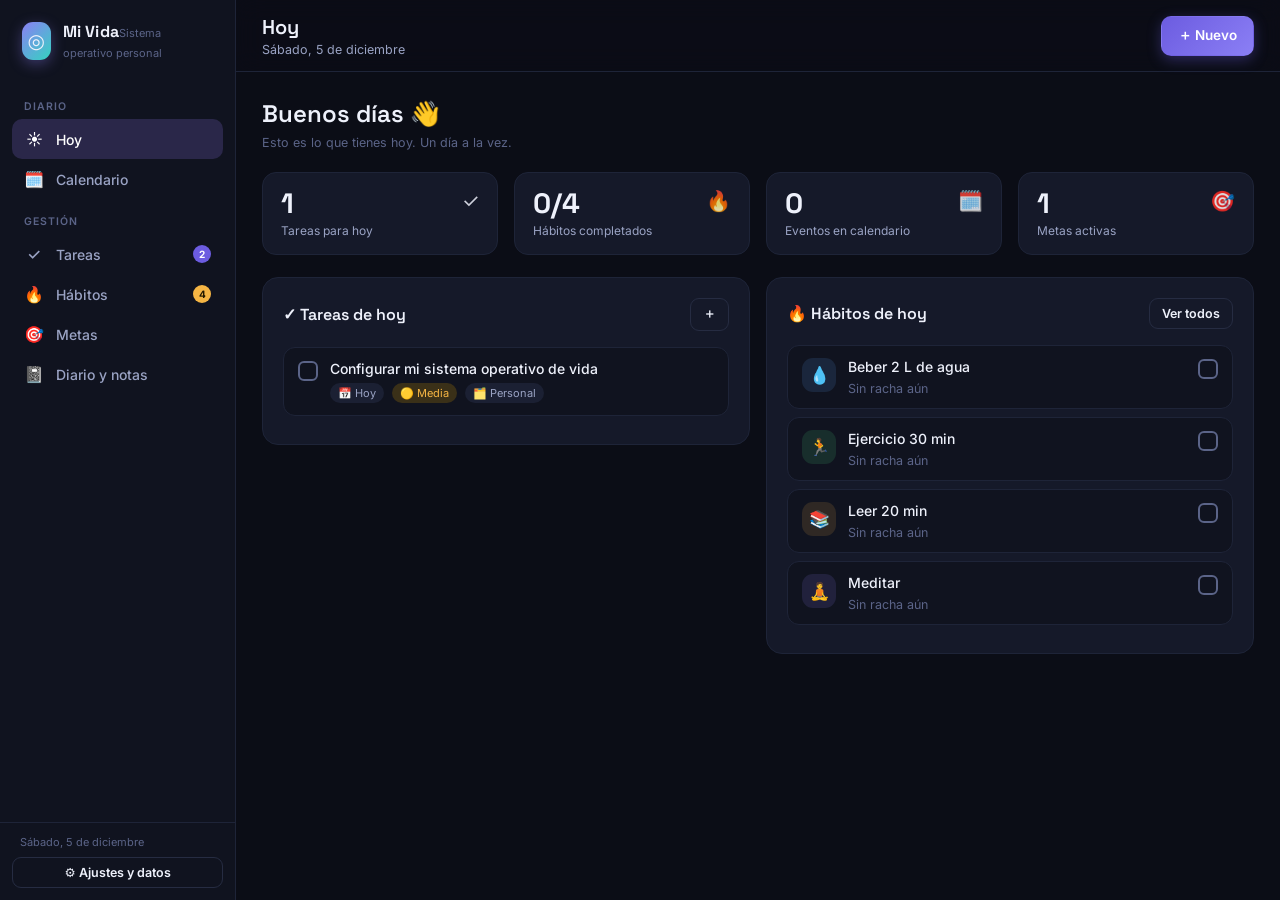
<file: vida/index.html>
<!DOCTYPE html>
<html lang="es">
<head>
<meta charset="UTF-8">
<meta name="viewport" content="width=device-width, initial-scale=1.0">
<title>Mi Vida — Sistema Operativo Personal</title>
<meta name="description" content="Tareas, hábitos, metas, diario y calendario. Tu vida en un solo lugar.">
<link rel="manifest" href="manifest.webmanifest">
<meta name="theme-color" content="#0b0d16">
<link rel="icon" type="image/png" href="favicon.png">
<link rel="apple-touch-icon" href="apple-touch-icon.png">
<meta name="apple-mobile-web-app-capable" content="yes">
<meta name="mobile-web-app-capable" content="yes">
<meta name="apple-mobile-web-app-status-bar-style" content="black-translucent">
<meta name="apple-mobile-web-app-title" content="Mi Vida">
<style>
  @import url('https://fonts.googleapis.com/css2?family=Inter:wght@300;400;500;600;700&family=Space+Grotesk:wght@400;500;600;700&display=swap');

  :root {
    --bg: #0b0d16;
    --bg-2: #10131f;
    --card: #151929;
    --card-2: #1b2033;
    --border: #262c42;
    --border-soft: #1e2438;
    --violet: #8b7ff5;
    --violet-dim: #6c5ce0;
    --violet-soft: #2a2749;
    --teal: #34d3c0;
    --amber: #f5b544;
    --rose: #f56d8b;
    --blue: #5aa2f5;
    --green: #4ade80;
    --red: #f4506b;
    --text: #eef1fb;
    --text-soft: #9aa3c4;
    --text-dim: #5b6488;
    --shadow: 0 8px 30px rgba(0,0,0,0.35);
  }

  * { margin: 0; padding: 0; box-sizing: border-box; }

  html, body { height: 100%; }
  body {
    font-family: 'Inter', system-ui, sans-serif;
    background: var(--bg);
    color: var(--text);
    display: flex;
    -webkit-font-smoothing: antialiased;
  }
  ::selection { background: var(--violet-soft); }

  /* Scrollbar */
  ::-webkit-scrollbar { width: 10px; height: 10px; }
  ::-webkit-scrollbar-thumb { background: #232a42; border-radius: 8px; border: 2px solid var(--bg); }
  ::-webkit-scrollbar-thumb:hover { background: #2e3550; }

  /* ─── SIDEBAR ─── */
  .sidebar {
    width: 236px;
    background: var(--bg-2);
    border-right: 1px solid var(--border-soft);
    display: flex;
    flex-direction: column;
    position: fixed;
    inset: 0 auto 0 0;
    z-index: 100;
    transition: transform .25s ease;
  }
  .brand {
    padding: 22px 22px 18px;
    display: flex;
    align-items: center;
    gap: 12px;
  }
  .brand-logo {
    width: 38px; height: 38px;
    border-radius: 11px;
    background: linear-gradient(135deg, var(--violet), var(--teal));
    display: grid; place-items: center;
    font-size: 20px;
    box-shadow: 0 4px 14px rgba(139,127,245,.35);
  }
  .brand-txt { line-height: 1.15; }
  .brand-txt b { font-family: 'Space Grotesk'; font-size: 16px; letter-spacing: .2px; }
  .brand-txt span { font-size: 11px; color: var(--text-dim); }

  .nav { flex: 1; overflow-y: auto; padding: 6px 12px 12px; }
  .nav-group { font-size: 10.5px; text-transform: uppercase; letter-spacing: 1px; color: var(--text-dim); margin: 16px 12px 6px; font-weight: 600; }
  .nav-item {
    display: flex; align-items: center; gap: 12px;
    padding: 10px 12px; border-radius: 10px;
    color: var(--text-soft); cursor: pointer;
    font-size: 14px; font-weight: 500;
    transition: background .15s, color .15s;
    user-select: none;
  }
  .nav-item .ico { font-size: 16px; width: 20px; text-align: center; }
  .nav-item:hover { background: var(--card); color: var(--text); }
  .nav-item.active { background: var(--violet-soft); color: #fff; }
  .nav-item .badge {
    margin-left: auto; background: var(--violet-dim); color: #fff;
    font-size: 10px; font-weight: 700; min-width: 18px; height: 18px;
    padding: 0 5px; border-radius: 9px; display: grid; place-items: center;
  }
  .nav-item .badge.warn { background: var(--amber); color: #241a00; }

  .side-foot { padding: 12px; border-top: 1px solid var(--border-soft); }
  .side-foot .mini { font-size: 11px; color: var(--text-dim); padding: 0 8px 8px; }

  /* ─── MAIN ─── */
  .main { flex: 1; margin-left: 236px; min-width: 0; display: flex; flex-direction: column; min-height: 100vh; }
  .topbar {
    position: sticky; top: 0; z-index: 40;
    background: rgba(11,13,22,.82); backdrop-filter: blur(12px);
    border-bottom: 1px solid var(--border-soft);
    padding: 14px 26px;
    display: flex; align-items: center; gap: 16px;
  }
  .topbar h1 { font-family: 'Space Grotesk'; font-size: 20px; font-weight: 600; }
  .topbar .sub { font-size: 12.5px; color: var(--text-soft); margin-top: 2px; }
  .topbar .spacer { flex: 1; }
  .btn-burger { display: none; background: none; border: 1px solid var(--border); color: var(--text); width: 38px; height: 38px; border-radius: 10px; font-size: 18px; cursor: pointer; }

  .content { padding: 26px; max-width: 1180px; width: 100%; }

  /* ─── BUTTONS ─── */
  .btn {
    display: inline-flex; align-items: center; gap: 8px; justify-content: center;
    padding: 10px 16px; border-radius: 10px; border: 1px solid var(--border);
    background: var(--card); color: var(--text); cursor: pointer;
    font-size: 13.5px; font-weight: 600; font-family: inherit;
    transition: all .15s;
  }
  .btn:hover { border-color: #3a4368; background: var(--card-2); }
  .btn.primary { background: linear-gradient(135deg, var(--violet-dim), var(--violet)); border-color: transparent; color: #fff; box-shadow: 0 4px 14px rgba(108,92,224,.35); }
  .btn.primary:hover { filter: brightness(1.08); }
  .btn.ghost { background: transparent; }
  .btn.sm { padding: 7px 12px; font-size: 12.5px; border-radius: 9px; }
  .btn.danger { color: var(--red); border-color: #3a2530; }
  .btn.danger:hover { background: #2a1a20; }
  .icon-btn { background: none; border: none; color: var(--text-dim); cursor: pointer; font-size: 15px; padding: 4px; border-radius: 6px; transition: all .15s; }
  .icon-btn:hover { color: var(--text); background: var(--card-2); }

  /* ─── CARDS ─── */
  .card { background: var(--card); border: 1px solid var(--border-soft); border-radius: 16px; padding: 20px; }
  .card-h { display: flex; align-items: center; gap: 10px; margin-bottom: 16px; }
  .card-h h2 { font-family: 'Space Grotesk'; font-size: 16px; font-weight: 600; }
  .card-h .spacer { flex: 1; }

  .grid { display: grid; gap: 16px; }
  .g-2 { grid-template-columns: repeat(2, 1fr); }
  .g-3 { grid-template-columns: repeat(3, 1fr); }
  .g-4 { grid-template-columns: repeat(4, 1fr); }

  /* Stat tiles */
  .stat { background: var(--card); border: 1px solid var(--border-soft); border-radius: 14px; padding: 16px 18px; }
  .stat .n { font-family: 'Space Grotesk'; font-size: 28px; font-weight: 700; line-height: 1; }
  .stat .l { font-size: 12px; color: var(--text-soft); margin-top: 6px; }
  .stat .ico { font-size: 20px; float: right; opacity: .85; }

  /* ─── TASKS ─── */
  .task {
    display: flex; align-items: flex-start; gap: 12px;
    padding: 12px 14px; border-radius: 12px;
    border: 1px solid var(--border-soft); background: var(--bg-2);
    margin-bottom: 8px; transition: border-color .15s;
  }
  .task:hover { border-color: var(--border); }
  .task.done { opacity: .55; }
  .task.done .task-title { text-decoration: line-through; }
  .chk {
    width: 20px; height: 20px; border-radius: 6px; border: 2px solid var(--text-dim);
    cursor: pointer; flex-shrink: 0; margin-top: 1px; display: grid; place-items: center;
    transition: all .15s; font-size: 12px; color: transparent;
  }
  .chk:hover { border-color: var(--violet); }
  .chk.on { background: var(--violet); border-color: var(--violet); color: #fff; }
  .task-body { flex: 1; min-width: 0; }
  .task-title { font-size: 14px; font-weight: 500; }
  .task-meta { display: flex; flex-wrap: wrap; gap: 8px; margin-top: 6px; align-items: center; }
  .tag { font-size: 11px; padding: 3px 8px; border-radius: 20px; background: var(--card-2); color: var(--text-soft); display: inline-flex; align-items: center; gap: 4px; }
  .tag.p-alta { background: #3a1f28; color: #ff8ba3; }
  .tag.p-media { background: #3a3018; color: var(--amber); }
  .tag.p-baja { background: #1c3320; color: #7ee29a; }
  .tag.overdue { background: #3a1f28; color: #ff8ba3; }
  .task-actions { display: flex; gap: 4px; opacity: 0; transition: opacity .15s; }
  .task:hover .task-actions { opacity: 1; }

  .empty { text-align: center; padding: 40px 20px; color: var(--text-dim); }
  .empty .big { font-size: 34px; margin-bottom: 10px; }

  /* Segmented control */
  .seg { display: inline-flex; background: var(--bg-2); border: 1px solid var(--border-soft); border-radius: 10px; padding: 3px; gap: 2px; }
  .seg button { background: none; border: none; color: var(--text-soft); padding: 6px 13px; border-radius: 8px; cursor: pointer; font-size: 12.5px; font-weight: 600; font-family: inherit; }
  .seg button.on { background: var(--violet-soft); color: #fff; }

  /* ─── HABITS ─── */
  .habit { border: 1px solid var(--border-soft); border-radius: 14px; padding: 14px 16px; background: var(--bg-2); margin-bottom: 10px; }
  .habit-top { display: flex; align-items: center; gap: 12px; }
  .habit-ico { width: 40px; height: 40px; border-radius: 11px; display: grid; place-items: center; font-size: 20px; flex-shrink: 0; }
  .habit-name { font-weight: 600; font-size: 14.5px; }
  .habit-sub { font-size: 12px; color: var(--text-soft); margin-top: 2px; }
  .streak { display: inline-flex; align-items: center; gap: 4px; font-size: 12px; color: var(--amber); font-weight: 700; }
  .check-big {
    width: 42px; height: 42px; border-radius: 12px; border: 2px solid var(--border);
    cursor: pointer; display: grid; place-items: center; font-size: 20px;
    transition: all .15s; flex-shrink: 0; background: var(--card);
  }
  .check-big:hover { border-color: var(--green); }
  .check-big.on { background: var(--green); border-color: var(--green); color: #06280f; }
  .habit-grid { display: flex; gap: 4px; margin-top: 12px; flex-wrap: wrap; }
  .hcell { width: 22px; height: 22px; border-radius: 6px; background: var(--card-2); font-size: 9px; color: var(--text-dim); display: grid; place-items: center; position: relative; }
  .hcell.done { background: var(--green); }
  .hcell.today { outline: 2px solid var(--violet); outline-offset: 1px; }

  /* ─── GOALS ─── */
  .goal { border: 1px solid var(--border-soft); border-radius: 14px; padding: 16px 18px; background: var(--bg-2); margin-bottom: 12px; }
  .goal-top { display: flex; align-items: center; gap: 12px; }
  .goal-title { font-weight: 600; font-size: 15px; }
  .progress { height: 8px; border-radius: 20px; background: var(--card-2); overflow: hidden; margin-top: 12px; }
  .progress > i { display: block; height: 100%; border-radius: 20px; background: linear-gradient(90deg, var(--violet), var(--teal)); transition: width .4s; }
  .ring { --p: 0; width: 52px; height: 52px; border-radius: 50%; flex-shrink: 0;
    background: conic-gradient(var(--violet) calc(var(--p)*1%), var(--card-2) 0);
    display: grid; place-items: center; position: relative; }
  .ring::before { content: ''; position: absolute; inset: 5px; border-radius: 50%; background: var(--bg-2); }
  .ring span { position: relative; font-size: 12px; font-weight: 700; }

  /* ─── NOTES / DIARY ─── */
  .note { border: 1px solid var(--border-soft); border-radius: 14px; padding: 16px; background: var(--bg-2); margin-bottom: 12px; }
  .note-top { display: flex; align-items: center; gap: 10px; margin-bottom: 8px; }
  .note-date { font-size: 12px; color: var(--text-dim); }
  .note-mood { font-size: 20px; }
  .note-content { font-size: 13.5px; color: var(--text-soft); line-height: 1.6; white-space: pre-wrap; }
  .mood-pick { display: flex; gap: 6px; flex-wrap: wrap; }
  .mood-pick button { width: 42px; height: 42px; border-radius: 11px; border: 1px solid var(--border); background: var(--card); font-size: 22px; cursor: pointer; transition: all .15s; }
  .mood-pick button:hover { transform: scale(1.1); }
  .mood-pick button.on { border-color: var(--violet); background: var(--violet-soft); }

  /* ─── CALENDAR ─── */
  .cal-head { display: flex; align-items: center; gap: 14px; margin-bottom: 16px; }
  .cal-head h2 { font-family: 'Space Grotesk'; font-size: 18px; text-transform: capitalize; }
  .cal-grid { display: grid; grid-template-columns: repeat(7, 1fr); gap: 6px; }
  .cal-dow { text-align: center; font-size: 11px; color: var(--text-dim); font-weight: 600; text-transform: uppercase; letter-spacing: .5px; padding-bottom: 4px; }
  .cal-cell {
    min-height: 96px; border: 1px solid var(--border-soft); border-radius: 10px;
    padding: 6px 7px; background: var(--bg-2); cursor: pointer; transition: border-color .15s;
    display: flex; flex-direction: column; gap: 3px; overflow: hidden;
  }
  .cal-cell:hover { border-color: var(--violet); }
  .cal-cell.other { opacity: .38; }
  .cal-cell.today { border-color: var(--violet); background: var(--violet-soft); }
  .cal-cell .dn { font-size: 12.5px; font-weight: 600; }
  .cal-cell.today .dn { color: #fff; }
  .cal-pill { font-size: 10.5px; padding: 2px 6px; border-radius: 5px; background: var(--violet-soft); color: #cfc9ff; white-space: nowrap; overflow: hidden; text-overflow: ellipsis; }
  .cal-pill.task { background: #23324a; color: #b9d4ff; }
  .cal-pill.habit { background: #1f3327; color: #9ce6b3; }
  .cal-pill.done { opacity: .5; text-decoration: line-through; }

  /* ─── MODAL ─── */
  .overlay { position: fixed; inset: 0; background: rgba(4,6,12,.7); backdrop-filter: blur(4px); z-index: 200; display: none; align-items: flex-start; justify-content: center; padding: 40px 16px; overflow-y: auto; }
  .overlay.open { display: flex; }
  .modal { background: var(--card); border: 1px solid var(--border); border-radius: 18px; width: 100%; max-width: 520px; box-shadow: var(--shadow); animation: pop .18s ease; }
  @keyframes pop { from { transform: translateY(12px) scale(.98); opacity: 0; } }
  .modal-h { padding: 20px 22px; border-bottom: 1px solid var(--border-soft); display: flex; align-items: center; }
  .modal-h h3 { font-family: 'Space Grotesk'; font-size: 17px; }
  .modal-b { padding: 22px; display: flex; flex-direction: column; gap: 15px; }
  .modal-f { padding: 16px 22px; border-top: 1px solid var(--border-soft); display: flex; gap: 10px; justify-content: flex-end; }

  .field label { display: block; font-size: 12.5px; color: var(--text-soft); margin-bottom: 6px; font-weight: 600; }
  .field input, .field textarea, .field select {
    width: 100%; padding: 11px 13px; border-radius: 10px;
    border: 1px solid var(--border); background: var(--bg-2); color: var(--text);
    font-size: 14px; font-family: inherit; outline: none; transition: border-color .15s;
  }
  .field input:focus, .field textarea:focus, .field select:focus { border-color: var(--violet); }
  .field textarea { resize: vertical; min-height: 80px; }
  .field-row { display: flex; gap: 12px; }
  .field-row .field { flex: 1; }

  .chips { display: flex; gap: 8px; flex-wrap: wrap; }
  .chip { padding: 8px 14px; border-radius: 10px; border: 1px solid var(--border); background: var(--bg-2); cursor: pointer; font-size: 13px; font-weight: 600; color: var(--text-soft); transition: all .15s; }
  .chip:hover { border-color: var(--violet); }
  .chip.on { background: var(--violet-soft); border-color: var(--violet); color: #fff; }

  .ico-pick { display: grid; grid-template-columns: repeat(8, 1fr); gap: 6px; }
  .ico-pick button { aspect-ratio: 1; border-radius: 9px; border: 1px solid var(--border); background: var(--bg-2); font-size: 18px; cursor: pointer; }
  .ico-pick button.on { border-color: var(--violet); background: var(--violet-soft); }

  /* Toast */
  .toast-wrap { position: fixed; bottom: 24px; left: 50%; transform: translateX(-50%); z-index: 400; display: flex; flex-direction: column; gap: 8px; align-items: center; }
  .toast { background: var(--card-2); border: 1px solid var(--border); color: var(--text); padding: 12px 18px; border-radius: 12px; font-size: 13.5px; font-weight: 500; box-shadow: var(--shadow); animation: slideUp .25s ease; display: flex; align-items: center; gap: 8px; }
  .toast.ok { border-color: #234a34; } .toast.ok::before { content: '✅'; }
  .toast.err { border-color: #4a2330; } .toast.err::before { content: '⚠️'; }
  @keyframes slideUp { from { transform: translateY(16px); opacity: 0; } }

  .divider { height: 1px; background: var(--border-soft); margin: 4px 0; }
  .muted { color: var(--text-dim); font-size: 12.5px; }
  .hidden { display: none !important; }
  a.link { color: var(--violet); text-decoration: none; } a.link:hover { text-decoration: underline; }

  /* Responsive */
  @media (max-width: 860px) {
    .sidebar { transform: translateX(-100%); box-shadow: var(--shadow); }
    body.nav-open .sidebar { transform: translateX(0); }
    .main { margin-left: 0; }
    .btn-burger { display: grid; place-items: center; }
    .g-2, .g-3, .g-4 { grid-template-columns: 1fr; }
    .content { padding: 18px; }
    .cal-cell { min-height: 68px; }
    .cal-pill { display: none; }
    .cal-cell::after { content: attr(data-count); font-size: 9px; color: var(--violet); }
  }
  .scrim { position: fixed; inset: 0; background: rgba(0,0,0,.5); z-index: 90; display: none; }
  body.nav-open .scrim { display: block; }
  @media (min-width: 861px) { .scrim { display: none !important; } }
</style>
</head>
<body>

<!-- ─── SIDEBAR ─── -->
<aside class="sidebar">
  <div class="brand">
    <div class="brand-logo">◎</div>
    <div class="brand-txt"><b>Mi Vida</b><span>Sistema operativo personal</span></div>
  </div>
  <nav class="nav" id="nav"></nav>
  <div class="side-foot">
    <div class="mini" id="foot-date"></div>
    <button class="btn primary sm hidden" style="width:100%;margin-bottom:8px" id="btn-install" onclick="instalarApp()">⬇️ Instalar app</button>
    <button class="btn ghost sm" style="width:100%" onclick="openAjustes()">⚙️ Ajustes y datos</button>
  </div>
</aside>
<div class="scrim" onclick="toggleNav(false)"></div>

<!-- ─── MAIN ─── -->
<div class="main">
  <div class="topbar">
    <button class="btn-burger" onclick="toggleNav()">☰</button>
    <div>
      <h1 id="pg-title">Hoy</h1>
      <div class="sub" id="pg-sub"></div>
    </div>
    <div class="spacer"></div>
    <button class="btn primary" onclick="quickAdd()">＋ Nuevo</button>
  </div>
  <div class="content" id="view"></div>
</div>

<!-- ─── MODAL ─── -->
<div class="overlay" id="overlay">
  <div class="modal" id="modal"></div>
</div>
<div class="toast-wrap" id="toasts"></div>

<script>
/* ═══════════════════════════════════════════════════════════
   MI VIDA — Sistema operativo personal
   Datos 100% locales (localStorage). Sin servidor.
   ═══════════════════════════════════════════════════════════ */

const STORE_KEY = 'mivida_state_v1';
const uid = () => 'x' + Math.random().toString(36).slice(2, 9) + (state ? state._seq++ : 0);

/* ── Estado ── */
let state = {
  _seq: 0,
  tareas: [],
  habitos: [],
  metas: [],
  notas: [],
  eventos: [],
  proyectos: ['Personal', 'Trabajo', 'Salud', 'Hogar'],
  config: { nombre: '', inicioSemana: 1 }
};
let vista = 'hoy';
let calRef = null; // fecha de referencia del calendario

/* ── Persistencia ── */
function save() {
  try { localStorage.setItem(STORE_KEY, JSON.stringify(state)); }
  catch (e) { toast('No se pudo guardar (almacenamiento lleno)', 'err'); }
}
function load() {
  try {
    const raw = localStorage.getItem(STORE_KEY);
    if (raw) {
      const s = JSON.parse(raw);
      state = Object.assign(state, s);
      ['tareas','habitos','metas','notas','eventos','proyectos'].forEach(k => { if (!Array.isArray(state[k])) state[k] = []; });
      if (!state.config) state.config = { nombre: '', inicioSemana: 1 };
      if (typeof state._seq !== 'number') state._seq = 0;
    } else {
      seed();
    }
  } catch (e) { console.error(e); seed(); }
}

/* ── Datos de ejemplo (solo primer arranque) ── */
function seed() {
  const t = todayStr();
  state.habitos = [
    { id: uid(), nombre: 'Beber 2 L de agua', icono: '💧', color: '#5aa2f5', meta: 'diario', registros: {}, creado: t },
    { id: uid(), nombre: 'Ejercicio 30 min', icono: '🏃', color: '#4ade80', meta: 'diario', registros: {}, creado: t },
    { id: uid(), nombre: 'Leer 20 min', icono: '📚', color: '#f5b544', meta: 'diario', registros: {}, creado: t },
    { id: uid(), nombre: 'Meditar', icono: '🧘', color: '#8b7ff5', meta: 'diario', registros: {}, creado: t }
  ];
  state.tareas = [
    { id: uid(), titulo: 'Configurar mi sistema operativo de vida', notas: '', prioridad: 'media', proyecto: 'Personal', fechaLimite: t, estado: false, creado: t },
    { id: uid(), titulo: 'Definir mis 3 metas del trimestre', notas: '', prioridad: 'alta', proyecto: 'Personal', fechaLimite: addDays(t, 2), estado: false, creado: t }
  ];
  state.metas = [
    { id: uid(), titulo: 'Leer 12 libros este año', descripcion: 'Un libro por mes', categoria: 'Crecimiento', fechaObjetivo: t.slice(0,4) + '-12-31', progreso: 25, estado: 'activa', creado: t }
  ];
  save();
}

/* ── Utilidades de fecha ── */
function todayStr() { const d = new Date(); return fmtISO(d); }
function fmtISO(d) { return d.getFullYear() + '-' + String(d.getMonth()+1).padStart(2,'0') + '-' + String(d.getDate()).padStart(2,'0'); }
function parseISO(s) { const [y,m,d] = s.split('-').map(Number); return new Date(y, m-1, d); }
function addDays(s, n) { const d = parseISO(s); d.setDate(d.getDate()+n); return fmtISO(d); }
function diffDays(a, b) { return Math.round((parseISO(a) - parseISO(b)) / 86400000); }
const MESES = ['enero','febrero','marzo','abril','mayo','junio','julio','agosto','septiembre','octubre','noviembre','diciembre'];
const DIAS = ['domingo','lunes','martes','miércoles','jueves','viernes','sábado'];
const DOW = ['D','L','M','X','J','V','S'];
function fechaLarga(s) { const d = parseISO(s); return DIAS[d.getDay()] + ', ' + d.getDate() + ' de ' + MESES[d.getMonth()]; }
function fechaCorta(s) {
  if (!s) return '';
  const d = parseISO(s), hoy = todayStr(), df = diffDays(s, hoy);
  if (df === 0) return 'Hoy';
  if (df === 1) return 'Mañana';
  if (df === -1) return 'Ayer';
  if (df > 1 && df <= 7) return DIAS[d.getDay()];
  return d.getDate() + ' ' + MESES[d.getMonth()].slice(0,3);
}

/* ── Toast ── */
function toast(msg, tipo) {
  const t = document.createElement('div');
  t.className = 'toast ' + (tipo === 'err' ? 'err' : 'ok');
  t.textContent = msg;
  document.getElementById('toasts').appendChild(t);
  setTimeout(() => { t.style.opacity = '0'; t.style.transition = 'opacity .3s'; setTimeout(() => t.remove(), 300); }, 2600);
}
function esc(s) { return String(s == null ? '' : s).replace(/[&<>"']/g, c => ({'&':'&amp;','<':'&lt;','>':'&gt;','"':'&quot;',"'":'&#39;'}[c])); }

/* ═══════════ NAVEGACIÓN ═══════════ */
const NAV = [
  { grupo: 'Diario' },
  { id: 'hoy', ico: '☀️', txt: 'Hoy' },
  { id: 'calendario', ico: '🗓️', txt: 'Calendario' },
  { grupo: 'Gestión' },
  { id: 'tareas', ico: '✓', txt: 'Tareas' },
  { id: 'habitos', ico: '🔥', txt: 'Hábitos' },
  { id: 'metas', ico: '🎯', txt: 'Metas' },
  { id: 'diario', ico: '📓', txt: 'Diario y notas' }
];
const TITULOS = {
  hoy: 'Hoy', calendario: 'Calendario', tareas: 'Tareas',
  habitos: 'Hábitos', metas: 'Metas', diario: 'Diario y notas'
};

function renderNav() {
  const pend = state.tareas.filter(t => !t.estado).length;
  const hoyHab = state.habitos.filter(h => !h.registros[todayStr()]).length;
  document.getElementById('nav').innerHTML = NAV.map(n => {
    if (n.grupo) return `<div class="nav-group">${n.grupo}</div>`;
    let badge = '';
    if (n.id === 'tareas' && pend) badge = `<span class="badge">${pend}</span>`;
    if (n.id === 'habitos' && hoyHab) badge = `<span class="badge warn">${hoyHab}</span>`;
    return `<div class="nav-item ${vista===n.id?'active':''}" onclick="go('${n.id}')">
      <span class="ico">${n.ico}</span><span>${n.txt}</span>${badge}</div>`;
  }).join('');
}

function go(v) {
  vista = v;
  document.getElementById('pg-title').textContent = TITULOS[v] || v;
  renderNav();
  render();
  toggleNav(false);
  window.scrollTo(0, 0);
}

function toggleNav(force) {
  const on = force === undefined ? !document.body.classList.contains('nav-open') : force;
  document.body.classList.toggle('nav-open', on);
}

/* ═══════════ RENDER PRINCIPAL ═══════════ */
function render() {
  const v = document.getElementById('view');
  const sub = document.getElementById('pg-sub');
  sub.textContent = '';
  if (vista === 'hoy') renderHoy(v, sub);
  else if (vista === 'calendario') renderCalendario(v, sub);
  else if (vista === 'tareas') renderTareas(v, sub);
  else if (vista === 'habitos') renderHabitos(v, sub);
  else if (vista === 'metas') renderMetas(v, sub);
  else if (vista === 'diario') renderDiario(v, sub);
}

/* ═══════════ HOY ═══════════ */
function renderHoy(v, sub) {
  const hoy = todayStr();
  sub.textContent = fechaLarga(hoy).charAt(0).toUpperCase() + fechaLarga(hoy).slice(1);
  const saludo = greeting();
  const nombre = state.config.nombre ? ', ' + esc(state.config.nombre) : '';

  const tareasHoy = state.tareas.filter(t => !t.estado && t.fechaLimite && t.fechaLimite <= hoy)
    .sort((a,b) => (a.fechaLimite||'').localeCompare(b.fechaLimite||''));
  const vencidas = tareasHoy.filter(t => t.fechaLimite < hoy).length;
  const habPend = state.habitos.filter(h => !h.registros[hoy]);
  const habDone = state.habitos.length - habPend.length;
  const eventosHoy = state.eventos.filter(e => (e.inicio||'').slice(0,10) === hoy)
    .sort((a,b) => (a.inicio||'').localeCompare(b.inicio||''));

  v.innerHTML = `
    <div style="margin-bottom:22px">
      <h2 style="font-family:'Space Grotesk';font-size:24px;font-weight:600">${saludo}${nombre} 👋</h2>
      <p class="muted" style="margin-top:6px">Esto es lo que tienes hoy. Un día a la vez.</p>
    </div>

    <div class="grid g-4" style="margin-bottom:22px">
      <div class="stat"><span class="ico">✓</span><div class="n">${tareasHoy.length}</div><div class="l">Tareas para hoy</div></div>
      <div class="stat"><span class="ico">🔥</span><div class="n">${habDone}/${state.habitos.length}</div><div class="l">Hábitos completados</div></div>
      <div class="stat"><span class="ico">🗓️</span><div class="n">${eventosHoy.length}</div><div class="l">Eventos en calendario</div></div>
      <div class="stat"><span class="ico">🎯</span><div class="n">${state.metas.filter(m=>m.estado==='activa').length}</div><div class="l">Metas activas</div></div>
    </div>

    <div class="grid g-2" style="align-items:start">
      <div class="card">
        <div class="card-h"><h2>✓ Tareas de hoy</h2><div class="spacer"></div>
          ${vencidas ? `<span class="tag overdue">${vencidas} vencida${vencidas>1?'s':''}</span>` : ''}
          <button class="btn ghost sm" onclick="openTarea()">＋</button></div>
        ${tareasHoy.length ? tareasHoy.map(taskHTML).join('') : emptyBox('🎉','Nada pendiente para hoy','Disfruta el día o adelanta algo.')}
      </div>

      <div class="card">
        <div class="card-h"><h2>🔥 Hábitos de hoy</h2><div class="spacer"></div>
          <button class="btn ghost sm" onclick="go('habitos')">Ver todos</button></div>
        ${state.habitos.length ? state.habitos.map(h => habitRowHoy(h, hoy)).join('') : emptyBox('🌱','Sin hábitos aún','Crea tu primer hábito para empezar.')}
      </div>
    </div>

    ${eventosHoy.length ? `
    <div class="card" style="margin-top:16px">
      <div class="card-h"><h2>🗓️ Agenda de hoy</h2></div>
      ${eventosHoy.map(eventoRow).join('')}
    </div>` : ''}
  `;
}

function greeting() {
  const h = new Date().getHours();
  if (h < 12) return 'Buenos días';
  if (h < 19) return 'Buenas tardes';
  return 'Buenas noches';
}
function emptyBox(ico, t, s) { return `<div class="empty"><div class="big">${ico}</div><div style="font-weight:600;color:var(--text-soft)">${t}</div><div class="muted" style="margin-top:4px">${s||''}</div></div>`; }

function habitRowHoy(h, hoy) {
  const on = !!h.registros[hoy];
  const s = streak(h);
  return `<div class="task" style="cursor:pointer" onclick="toggleHabito('${h.id}','${hoy}')">
    <div class="habit-ico" style="width:34px;height:34px;font-size:17px;background:${h.color}22">${h.icono}</div>
    <div class="task-body"><div class="task-title">${esc(h.nombre)}</div>
      <div class="task-meta">${s>0?`<span class="streak">🔥 ${s} día${s>1?'s':''}</span>`:'<span class="muted">Sin racha aún</span>'}</div></div>
    <div class="chk ${on?'on':''}">${on?'✓':''}</div>
  </div>`;
}

function eventoRow(e) {
  const hora = e.inicio && e.inicio.length > 10 ? e.inicio.slice(11,16) : 'Todo el día';
  return `<div class="task">
    <div style="text-align:center;min-width:52px"><div style="font-weight:700;font-size:13px">${hora}</div></div>
    <div class="task-body"><div class="task-title">${esc(e.titulo)}</div>
      ${e.lugar?`<div class="task-meta"><span class="tag">📍 ${esc(e.lugar)}</span></div>`:''}</div>
    <div class="task-actions">
      <a class="icon-btn" href="${gcalLink(e)}" target="_blank" title="Añadir a Google Calendar">📅</a>
      <button class="icon-btn" onclick="openEvento('${e.id}')">✏️</button>
      <button class="icon-btn" onclick="delEvento('${e.id}')">🗑️</button></div>
  </div>`;
}

/* ═══════════ TAREAS ═══════════ */
let filtroTarea = 'pend';
function renderTareas(v, sub) {
  const total = state.tareas.length, done = state.tareas.filter(t=>t.estado).length;
  sub.textContent = `${total-done} pendientes · ${done} completadas`;

  let lista = [...state.tareas];
  const hoy = todayStr();
  if (filtroTarea === 'pend') lista = lista.filter(t => !t.estado);
  else if (filtroTarea === 'hoy') lista = lista.filter(t => !t.estado && t.fechaLimite && t.fechaLimite <= hoy);
  else if (filtroTarea === 'done') lista = lista.filter(t => t.estado);
  // orden: por fecha límite, luego prioridad
  const pOrd = { alta: 0, media: 1, baja: 2 };
  lista.sort((a,b) => {
    const fa = a.fechaLimite || '9999', fb = b.fechaLimite || '9999';
    if (fa !== fb) return fa.localeCompare(fb);
    return (pOrd[a.prioridad]??1) - (pOrd[b.prioridad]??1);
  });

  // agrupar por proyecto
  const grupos = {};
  lista.forEach(t => { const p = t.proyecto || 'Sin proyecto'; (grupos[p] = grupos[p] || []).push(t); });

  v.innerHTML = `
    <div style="display:flex;align-items:center;gap:12px;margin-bottom:18px;flex-wrap:wrap">
      <div class="seg">
        ${[['pend','Pendientes'],['hoy','Hoy'],['done','Hechas'],['all','Todas']].map(([k,l])=>
          `<button class="${filtroTarea===k?'on':''}" onclick="setFiltroTarea('${k}')">${l}</button>`).join('')}
      </div>
      <div class="spacer" style="flex:1"></div>
      <button class="btn primary" onclick="openTarea()">＋ Nueva tarea</button>
    </div>
    ${lista.length ? Object.entries(grupos).map(([p, arr]) => `
      <div class="card" style="margin-bottom:16px">
        <div class="card-h"><h2>${esc(p)}</h2><span class="muted">${arr.length}</span></div>
        ${arr.map(taskHTML).join('')}
      </div>`).join('')
    : `<div class="card">${emptyBox('📋','No hay tareas aquí','Crea una nueva tarea para empezar.')}</div>`}
  `;
}
function setFiltroTarea(f) { filtroTarea = f; render(); }

function taskHTML(t) {
  const hoy = todayStr();
  const overdue = !t.estado && t.fechaLimite && t.fechaLimite < hoy;
  return `<div class="task ${t.estado?'done':''}">
    <div class="chk ${t.estado?'on':''}" onclick="toggleTarea('${t.id}')">${t.estado?'✓':''}</div>
    <div class="task-body">
      <div class="task-title">${esc(t.titulo)}</div>
      ${t.notas?`<div class="muted" style="margin-top:3px">${esc(t.notas)}</div>`:''}
      <div class="task-meta">
        ${t.fechaLimite?`<span class="tag ${overdue?'overdue':''}">📅 ${overdue?'Venció '+fechaCorta(t.fechaLimite):fechaCorta(t.fechaLimite)}</span>`:''}
        <span class="tag p-${t.prioridad}">${{alta:'🔴 Alta',media:'🟡 Media',baja:'🟢 Baja'}[t.prioridad]||t.prioridad}</span>
        ${t.proyecto&&vista!=='tareas'?`<span class="tag">🗂️ ${esc(t.proyecto)}</span>`:''}
      </div>
    </div>
    <div class="task-actions">
      <a class="icon-btn" href="${gcalLink(taskToEvent(t))}" target="_blank" title="Añadir a Google Calendar">📅</a>
      <button class="icon-btn" onclick="openTarea('${t.id}')" title="Editar">✏️</button>
      <button class="icon-btn" onclick="delTarea('${t.id}')" title="Eliminar">🗑️</button>
    </div>
  </div>`;
}

function toggleTarea(id) {
  const t = state.tareas.find(x => x.id === id);
  if (!t) return;
  t.estado = !t.estado;
  if (t.estado) { t.completado = todayStr(); toast('Tarea completada ✨'); }
  save(); renderNav(); render();
}
function delTarea(id) {
  if (!confirm('¿Eliminar esta tarea?')) return;
  state.tareas = state.tareas.filter(t => t.id !== id);
  save(); renderNav(); render();
}

/* ═══════════ HÁBITOS ═══════════ */
function renderHabitos(v, sub) {
  sub.textContent = `${state.habitos.length} hábito${state.habitos.length!==1?'s':''} en seguimiento`;
  const hoy = todayStr();
  // últimos 21 días para el grid
  const dias = []; for (let i = 20; i >= 0; i--) dias.push(addDays(hoy, -i));

  v.innerHTML = `
    <div style="display:flex;justify-content:flex-end;margin-bottom:16px">
      <button class="btn primary" onclick="openHabito()">＋ Nuevo hábito</button>
    </div>
    ${state.habitos.length ? state.habitos.map(h => {
      const on = !!h.registros[hoy];
      const s = streak(h), best = bestStreak(h);
      const done30 = last30(h);
      return `<div class="habit">
        <div class="habit-top">
          <div class="habit-ico" style="background:${h.color}22;color:${h.color}">${h.icono}</div>
          <div style="flex:1">
            <div class="habit-name">${esc(h.nombre)}</div>
            <div class="habit-sub">
              <span class="streak">🔥 ${s} día${s!==1?'s':''}</span> · Mejor: ${best} · ${done30}% este mes
            </div>
          </div>
          <div class="check-big ${on?'on':''}" onclick="toggleHabito('${h.id}','${hoy}')">${on?'✓':''}</div>
          <button class="icon-btn" onclick="openHabito('${h.id}')">✏️</button>
          <button class="icon-btn" onclick="delHabito('${h.id}')">🗑️</button>
        </div>
        <div class="habit-grid">
          ${dias.map(d => {
            const c = !!h.registros[d];
            return `<div class="hcell ${c?'done':''} ${d===hoy?'today':''}" title="${fechaCorta(d)}" onclick="toggleHabito('${h.id}','${d}')" style="cursor:pointer${c?';background:'+h.color:''}"></div>`;
          }).join('')}
        </div>
      </div>`;
    }).join('') : `<div class="card">${emptyBox('🌱','Aún no tienes hábitos','Los hábitos pequeños y constantes construyen grandes cambios.')}</div>`}
  `;
}

function toggleHabito(id, fecha) {
  const h = state.habitos.find(x => x.id === id);
  if (!h) return;
  if (h.registros[fecha]) delete h.registros[fecha];
  else { h.registros[fecha] = true; if (fecha === todayStr()) toast('¡Hecho! 🔥 Racha: ' + streak(h)); }
  save(); renderNav(); render();
}
function delHabito(id) {
  if (!confirm('¿Eliminar este hábito y su historial?')) return;
  state.habitos = state.habitos.filter(h => h.id !== id);
  save(); renderNav(); render();
}
function streak(h) {
  let n = 0, d = todayStr();
  if (!h.registros[d]) d = addDays(d, -1); // permite que hoy aún no esté marcado
  while (h.registros[d]) { n++; d = addDays(d, -1); }
  return n;
}
function bestStreak(h) {
  const dates = Object.keys(h.registros).filter(k => h.registros[k]).sort();
  let best = 0, cur = 0, prev = null;
  dates.forEach(d => {
    if (prev && diffDays(d, prev) === 1) cur++; else cur = 1;
    if (cur > best) best = cur; prev = d;
  });
  return best;
}
function last30(h) {
  const hoy = todayStr(); let c = 0;
  for (let i = 0; i < 30; i++) if (h.registros[addDays(hoy, -i)]) c++;
  return Math.round(c / 30 * 100);
}

/* ═══════════ METAS ═══════════ */
function renderMetas(v, sub) {
  const act = state.metas.filter(m => m.estado === 'activa');
  sub.textContent = `${act.length} activa${act.length!==1?'s':''} · ${state.metas.filter(m=>m.estado==='completada').length} completadas`;

  v.innerHTML = `
    <div style="display:flex;justify-content:flex-end;margin-bottom:16px">
      <button class="btn primary" onclick="openMeta()">＋ Nueva meta</button>
    </div>
    ${state.metas.length ? state.metas.map(m => {
      const dias = m.fechaObjetivo ? diffDays(m.fechaObjetivo, todayStr()) : null;
      const vinc = state.tareas.filter(t => t.metaId === m.id);
      const vincDone = vinc.filter(t => t.estado).length;
      return `<div class="goal">
        <div class="goal-top">
          <div class="ring" style="--p:${m.progreso||0}"><span>${m.progreso||0}%</span></div>
          <div style="flex:1">
            <div class="goal-title">${esc(m.titulo)}</div>
            ${m.descripcion?`<div class="muted" style="margin-top:3px">${esc(m.descripcion)}</div>`:''}
            <div class="task-meta" style="margin-top:8px">
              ${m.categoria?`<span class="tag">🏷️ ${esc(m.categoria)}</span>`:''}
              ${m.fechaObjetivo?`<span class="tag ${dias<0&&m.estado==='activa'?'overdue':''}">🎯 ${dias<0?'Venció':(dias===0?'Hoy':'Faltan '+dias+' días')}</span>`:''}
              ${vinc.length?`<span class="tag">✓ ${vincDone}/${vinc.length} tareas</span>`:''}
              ${m.estado==='completada'?'<span class="tag p-baja">✅ Completada</span>':''}
            </div>
          </div>
          <div class="task-actions" style="opacity:1;flex-direction:column">
            <button class="icon-btn" onclick="openMeta('${m.id}')">✏️</button>
            <button class="icon-btn" onclick="delMeta('${m.id}')">🗑️</button>
          </div>
        </div>
        <div class="progress"><i style="width:${m.progreso||0}%"></i></div>
        <div style="display:flex;gap:8px;margin-top:12px;align-items:center">
          <button class="btn sm ghost" onclick="ajustarMeta('${m.id}',-10)">−10%</button>
          <button class="btn sm ghost" onclick="ajustarMeta('${m.id}',10)">+10%</button>
          <div class="spacer" style="flex:1"></div>
          ${m.estado!=='completada'?`<button class="btn sm" onclick="completarMeta('${m.id}')">✓ Marcar lograda</button>`:''}
        </div>
      </div>`;
    }).join('') : `<div class="card">${emptyBox('🎯','Define tus metas','¿Qué quieres lograr este trimestre o este año?')}</div>`}
  `;
}
function ajustarMeta(id, d) {
  const m = state.metas.find(x => x.id === id); if (!m) return;
  m.progreso = Math.max(0, Math.min(100, (m.progreso||0) + d));
  if (m.progreso === 100) m.estado = 'completada';
  else if (m.estado === 'completada') m.estado = 'activa';
  save(); render();
}
function completarMeta(id) {
  const m = state.metas.find(x => x.id === id); if (!m) return;
  m.progreso = 100; m.estado = 'completada'; save(); render(); toast('¡Meta lograda! 🎉');
}
function delMeta(id) {
  if (!confirm('¿Eliminar esta meta?')) return;
  state.metas = state.metas.filter(m => m.id !== id); save(); render();
}

/* ═══════════ DIARIO Y NOTAS ═══════════ */
const MOODS = ['😄','🙂','😐','😔','😣'];
const MOOD_LBL = { '😄':'Genial','🙂':'Bien','😐':'Normal','😔':'Bajo','😣':'Difícil' };
function renderDiario(v, sub) {
  const lista = [...state.notas].sort((a,b) => (b.fecha||'').localeCompare(a.fecha||'') || (b.id>a.id?1:-1));
  sub.textContent = `${state.notas.length} entrada${state.notas.length!==1?'s':''}`;
  const hoy = todayStr();
  const hoyEntry = state.notas.find(n => n.tipo === 'diario' && n.fecha === hoy);

  v.innerHTML = `
    <div class="card" style="margin-bottom:16px">
      <div class="card-h"><h2>📓 Diario de hoy</h2><span class="muted">${fechaLarga(hoy)}</span></div>
      ${hoyEntry ? `
        <div class="note-top"><span class="note-mood">${hoyEntry.animo||'📝'}</span>
          <span class="muted">${hoyEntry.animo?MOOD_LBL[hoyEntry.animo]:''}</span>
          <div class="spacer" style="flex:1"></div>
          <button class="btn sm ghost" onclick="openNota('${hoyEntry.id}')">✏️ Editar</button></div>
        <div class="note-content">${esc(hoyEntry.contenido)}</div>
      ` : `
        <p class="muted" style="margin-bottom:12px">¿Cómo va tu día? Escribe una reflexión.</p>
        <button class="btn primary" onclick="openNota(null,'diario')">✍️ Escribir entrada de hoy</button>
      `}
    </div>

    <div style="display:flex;align-items:center;gap:12px;margin-bottom:14px">
      <h2 style="font-family:'Space Grotesk';font-size:16px">Todas las entradas</h2>
      <div class="spacer" style="flex:1"></div>
      <button class="btn ghost sm" onclick="openNota(null,'nota')">＋ Nota rápida</button>
    </div>
    ${lista.length ? lista.map(n => `
      <div class="note">
        <div class="note-top">
          ${n.animo?`<span class="note-mood">${n.animo}</span>`:`<span class="note-mood">${n.tipo==='diario'?'📓':'📝'}</span>`}
          <div><div style="font-weight:600;font-size:13.5px">${esc(n.titulo || (n.tipo==='diario'?'Diario':'Nota'))}</div>
          <div class="note-date">${fechaLarga(n.fecha||todayStr())}</div></div>
          <div class="spacer" style="flex:1"></div>
          <button class="icon-btn" onclick="openNota('${n.id}')">✏️</button>
          <button class="icon-btn" onclick="delNota('${n.id}')">🗑️</button>
        </div>
        <div class="note-content">${esc(n.contenido)}</div>
      </div>`).join('') : `<div class="card">${emptyBox('📓','Tu diario está vacío','Escribir un poco cada día ayuda a ver el progreso.')}</div>`}
  `;
}
function delNota(id) {
  if (!confirm('¿Eliminar esta entrada?')) return;
  state.notas = state.notas.filter(n => n.id !== id); save(); render();
}

/* ═══════════ CALENDARIO ═══════════ */
function renderCalendario(v, sub) {
  if (!calRef) calRef = todayStr();
  const ref = parseISO(calRef);
  const year = ref.getFullYear(), month = ref.getMonth();
  sub.textContent = 'Tareas, hábitos y eventos en un solo lugar';

  const first = new Date(year, month, 1);
  const startDow = (first.getDay() - state.config.inicioSemana + 7) % 7;
  const start = new Date(year, month, 1 - startDow);
  const hoy = todayStr();
  const dowLabels = []; for (let i = 0; i < 7; i++) dowLabels.push(DOW[(state.config.inicioSemana + i) % 7]);

  let cells = '';
  for (let i = 0; i < 42; i++) {
    const d = new Date(start); d.setDate(start.getDate() + i);
    const iso = fmtISO(d);
    const other = d.getMonth() !== month;
    const items = dayItems(iso);
    const pills = items.slice(0, 3).map(it => `<span class="cal-pill ${it.tipo} ${it.done?'done':''}">${esc(it.txt)}</span>`).join('');
    const more = items.length > 3 ? `<span class="muted" style="font-size:10px">+${items.length-3} más</span>` : '';
    cells += `<div class="cal-cell ${other?'other':''} ${iso===hoy?'today':''}" data-count="${items.length?'●'.repeat(Math.min(items.length,3)):''}" onclick="openDia('${iso}')">
      <div class="dn">${d.getDate()}</div>${pills}${more}</div>`;
  }

  v.innerHTML = `
    <div class="cal-head">
      <button class="icon-btn" style="font-size:20px" onclick="calMove(-1)">‹</button>
      <h2>${MESES[month]} ${year}</h2>
      <button class="icon-btn" style="font-size:20px" onclick="calMove(1)">›</button>
      <button class="btn ghost sm" onclick="calRef=todayStr();render()">Hoy</button>
      <div class="spacer" style="flex:1"></div>
      <button class="btn ghost sm" onclick="exportICS()">⬇️ Exportar .ics</button>
      <button class="btn ghost sm" onclick="importICSPrompt()">⬆️ Importar .ics</button>
      <button class="btn primary sm" onclick="openEvento()">＋ Evento</button>
    </div>
    <div class="cal-grid" style="margin-bottom:6px">${dowLabels.map(d => `<div class="cal-dow">${d}</div>`).join('')}</div>
    <div class="cal-grid">${cells}</div>
    <div class="card" style="margin-top:18px">
      <div class="card-h"><h2>Próximos eventos</h2></div>
      ${proximosEventos()}
    </div>
  `;
}
function calMove(n) { const d = parseISO(calRef); d.setMonth(d.getMonth() + n); calRef = fmtISO(d); render(); }

function dayItems(iso) {
  const items = [];
  state.eventos.filter(e => (e.inicio||'').slice(0,10) === iso).forEach(e =>
    items.push({ tipo: 'event', txt: (e.inicio.length>10?e.inicio.slice(11,16)+' ':'') + e.titulo, done: false }));
  state.tareas.filter(t => t.fechaLimite === iso).forEach(t =>
    items.push({ tipo: 'task', txt: t.titulo, done: t.estado }));
  return items;
}
function proximosEventos() {
  const hoy = todayStr();
  const evs = state.eventos.filter(e => (e.inicio||'').slice(0,10) >= hoy).sort((a,b)=>(a.inicio||'').localeCompare(b.inicio||'')).slice(0,6);
  if (!evs.length) return emptyBox('🗓️','Sin eventos próximos','Agrega un evento o importa tu calendario.');
  return evs.map(e => {
    const iso = e.inicio.slice(0,10);
    return `<div class="task">
      <div style="text-align:center;min-width:56px"><div style="font-weight:700;font-size:13px">${fechaCorta(iso)}</div>
        <div class="muted" style="font-size:11px">${e.inicio.length>10?e.inicio.slice(11,16):'Todo el día'}</div></div>
      <div class="task-body"><div class="task-title">${esc(e.titulo)}</div>
        ${e.lugar?`<div class="task-meta"><span class="tag">📍 ${esc(e.lugar)}</span></div>`:''}</div>
      <div class="task-actions">
        <a class="icon-btn" href="${gcalLink(e)}" target="_blank" title="Añadir a Google Calendar">📅</a>
        <button class="icon-btn" onclick="openEvento('${e.id}')">✏️</button>
        <button class="icon-btn" onclick="delEvento('${e.id}')">🗑️</button></div>
    </div>`;
  }).join('');
}
function openDia(iso) {
  const items = dayItems(iso);
  const cont = `
    <div class="field"><label>${fechaLarga(iso).charAt(0).toUpperCase()+fechaLarga(iso).slice(1)}</label></div>
    ${items.length ? items.map(it => `<div class="task"><div class="task-body"><div class="task-title">${it.tipo==='task'?'✓ ':'🗓️ '}${esc(it.txt)}</div></div></div>`).join('') : '<p class="muted">Nada agendado este día.</p>'}
    <div class="divider"></div>
    <div style="display:flex;gap:10px">
      <button class="btn" style="flex:1" onclick="closeModal();openTarea(null,'${iso}')">＋ Tarea</button>
      <button class="btn" style="flex:1" onclick="closeModal();openEvento(null,'${iso}')">＋ Evento</button>
    </div>`;
  showModal('📅 ' + fechaCorta(iso), cont, null, 'Cerrar');
}

/* ═══════════ MODALES / FORMULARIOS ═══════════ */
function showModal(titulo, bodyHTML, onSave, saveLabel) {
  const m = document.getElementById('modal');
  m.innerHTML = `
    <div class="modal-h"><h3>${titulo}</h3><div class="spacer" style="flex:1"></div><button class="icon-btn" style="font-size:20px" onclick="closeModal()">✕</button></div>
    <div class="modal-b">${bodyHTML}</div>
    <div class="modal-f">
      <button class="btn ghost" onclick="closeModal()">${onSave ? 'Cancelar' : (saveLabel||'Cerrar')}</button>
      ${onSave ? `<button class="btn primary" id="modal-save">${saveLabel||'Guardar'}</button>` : ''}
    </div>`;
  document.getElementById('overlay').classList.add('open');
  if (onSave) document.getElementById('modal-save').onclick = onSave;
  const first = m.querySelector('input,textarea,select'); if (first) setTimeout(()=>first.focus(), 50);
}
function closeModal() { document.getElementById('overlay').classList.remove('open'); }
document.getElementById('overlay').addEventListener('click', e => { if (e.target.id === 'overlay') closeModal(); });
document.addEventListener('keydown', e => { if (e.key === 'Escape') closeModal(); });

/* ── Tarea ── */
function openTarea(id, fecha) {
  const t = id ? state.tareas.find(x => x.id === id) : null;
  const proyOpts = state.proyectos.map(p => `<option ${t&&t.proyecto===p?'selected':''}>${esc(p)}</option>`).join('');
  const metaOpts = '<option value="">— Sin meta —</option>' + state.metas.filter(m=>m.estado==='activa').map(m => `<option value="${m.id}" ${t&&t.metaId===m.id?'selected':''}>${esc(m.titulo)}</option>`).join('');
  showModal(id ? 'Editar tarea' : 'Nueva tarea', `
    <div class="field"><label>Título</label><input id="f-titulo" value="${t?esc(t.titulo):''}" placeholder="¿Qué necesitas hacer?"></div>
    <div class="field"><label>Notas (opcional)</label><textarea id="f-notas" placeholder="Detalles…">${t?esc(t.notas):''}</textarea></div>
    <div class="field-row">
      <div class="field"><label>Fecha límite</label><input type="date" id="f-fecha" value="${t?t.fechaLimite||'':fecha||''}"></div>
      <div class="field"><label>Prioridad</label><select id="f-prio">
        ${['alta','media','baja'].map(p=>`<option value="${p}" ${(t?t.prioridad:'media')===p?'selected':''}>${{alta:'🔴 Alta',media:'🟡 Media',baja:'🟢 Baja'}[p]}</option>`).join('')}
      </select></div>
    </div>
    <div class="field-row">
      <div class="field"><label>Proyecto</label><select id="f-proy">${proyOpts}</select></div>
      <div class="field"><label>Meta vinculada</label><select id="f-meta">${metaOpts}</select></div>
    </div>
  `, () => {
    const titulo = val('f-titulo').trim();
    if (!titulo) { toast('Escribe un título', 'err'); return; }
    const data = { titulo, notas: val('f-notas').trim(), fechaLimite: val('f-fecha'), prioridad: val('f-prio'), proyecto: val('f-proy'), metaId: val('f-meta') || null };
    if (t) Object.assign(t, data);
    else state.tareas.push(Object.assign({ id: uid(), estado: false, creado: todayStr() }, data));
    save(); closeModal(); renderNav(); render(); toast(id ? 'Tarea actualizada' : 'Tarea creada');
  }, id ? 'Guardar' : 'Crear');
}

/* ── Hábito ── */
const ICONOS = ['💧','🏃','📚','🧘','💪','🥗','😴','🚭','☀️','✍️','🎸','🎨','💊','🦷','🌱','💰','📵','🧹','☕','🙏'];
const COLORES = ['#8b7ff5','#34d3c0','#f5b544','#f56d8b','#5aa2f5','#4ade80'];
let _habIco = '💧', _habCol = '#8b7ff5';
function openHabito(id) {
  const h = id ? state.habitos.find(x => x.id === id) : null;
  _habIco = h ? h.icono : '💧'; _habCol = h ? h.color : '#8b7ff5';
  showModal(id ? 'Editar hábito' : 'Nuevo hábito', `
    <div class="field"><label>Nombre del hábito</label><input id="f-nombre" value="${h?esc(h.nombre):''}" placeholder="Ej: Beber agua, Leer, Ejercicio…"></div>
    <div class="field"><label>Icono</label><div class="ico-pick" id="ico-pick">
      ${ICONOS.map(i => `<button class="${i===_habIco?'on':''}" onclick="pickIco('${i}')">${i}</button>`).join('')}
    </div></div>
    <div class="field"><label>Color</label><div class="chips">
      ${COLORES.map(c => `<button class="chip ${c===_habCol?'on':''}" style="border-color:${c}" onclick="pickCol('${c}')"><span style="width:14px;height:14px;border-radius:50%;background:${c};display:inline-block"></span></button>`).join('')}
    </div></div>
  `, () => {
    const nombre = val('f-nombre').trim();
    if (!nombre) { toast('Escribe un nombre', 'err'); return; }
    if (h) { h.nombre = nombre; h.icono = _habIco; h.color = _habCol; }
    else state.habitos.push({ id: uid(), nombre, icono: _habIco, color: _habCol, meta: 'diario', registros: {}, creado: todayStr() });
    save(); closeModal(); renderNav(); render(); toast(id ? 'Hábito actualizado' : 'Hábito creado');
  }, id ? 'Guardar' : 'Crear');
}
function pickIco(i) { _habIco = i; document.querySelectorAll('#ico-pick button').forEach(b => b.classList.toggle('on', b.textContent === i)); }
function pickCol(c) { _habCol = c; document.querySelectorAll('.chips .chip').forEach(b => b.classList.toggle('on', b.style.borderColor === c || rgbEq(b.style.borderColor, c))); }
function rgbEq(a, b) { return false; }

/* ── Meta ── */
function openMeta(id) {
  const m = id ? state.metas.find(x => x.id === id) : null;
  showModal(id ? 'Editar meta' : 'Nueva meta', `
    <div class="field"><label>Meta / objetivo</label><input id="f-titulo" value="${m?esc(m.titulo):''}" placeholder="Ej: Leer 12 libros este año"></div>
    <div class="field"><label>Descripción (opcional)</label><textarea id="f-desc" placeholder="¿Por qué es importante? ¿Cómo lo lograrás?">${m?esc(m.descripcion):''}</textarea></div>
    <div class="field-row">
      <div class="field"><label>Categoría</label><input id="f-cat" value="${m?esc(m.categoria):''}" placeholder="Salud, Carrera, Finanzas…"></div>
      <div class="field"><label>Fecha objetivo</label><input type="date" id="f-fecha" value="${m?m.fechaObjetivo||'':''}"></div>
    </div>
    <div class="field"><label>Progreso: <b id="pval">${m?m.progreso||0:0}</b>%</label>
      <input type="range" min="0" max="100" step="5" id="f-prog" value="${m?m.progreso||0:0}" oninput="document.getElementById('pval').textContent=this.value"></div>
  `, () => {
    const titulo = val('f-titulo').trim();
    if (!titulo) { toast('Escribe la meta', 'err'); return; }
    const prog = +val('f-prog');
    const data = { titulo, descripcion: val('f-desc').trim(), categoria: val('f-cat').trim(), fechaObjetivo: val('f-fecha'), progreso: prog, estado: prog >= 100 ? 'completada' : 'activa' };
    if (m) Object.assign(m, data);
    else state.metas.push(Object.assign({ id: uid(), creado: todayStr() }, data));
    save(); closeModal(); render(); toast(id ? 'Meta actualizada' : 'Meta creada');
  }, id ? 'Guardar' : 'Crear');
}

/* ── Nota / Diario ── */
let _notaMood = '';
function openNota(id, tipo) {
  const n = id ? state.notas.find(x => x.id === id) : null;
  tipo = n ? n.tipo : (tipo || 'nota');
  _notaMood = n ? (n.animo || '') : '';
  const esDiario = tipo === 'diario';
  showModal(id ? 'Editar entrada' : (esDiario ? 'Entrada de diario' : 'Nueva nota'), `
    ${!esDiario ? `<div class="field"><label>Título</label><input id="f-titulo" value="${n?esc(n.titulo):''}" placeholder="Título de la nota"></div>` : ''}
    ${esDiario ? `<div class="field"><label>¿Cómo te sientes hoy?</label><div class="mood-pick" id="mood-pick">
      ${MOODS.map(mo => `<button class="${mo===_notaMood?'on':''}" onclick="pickMood('${mo}')">${mo}</button>`).join('')}
    </div></div>` : ''}
    <div class="field"><label>${esDiario ? 'Tu reflexión de hoy' : 'Contenido'}</label>
      <textarea id="f-cont" style="min-height:140px" placeholder="${esDiario?'¿Qué pasó hoy? ¿Qué aprendiste? ¿Por qué estás agradecido?':'Escribe aquí…'}">${n?esc(n.contenido):''}</textarea></div>
    <input type="hidden" id="f-fecha" value="${n?n.fecha:todayStr()}">
    <input type="hidden" id="f-tipo" value="${tipo}">
  `, () => {
    const cont = val('f-cont').trim();
    if (!cont) { toast('Escribe algo', 'err'); return; }
    const data = { tipo, contenido: cont, animo: _notaMood, fecha: val('f-fecha'), titulo: esDiario ? '' : (val('f-titulo').trim() || 'Nota') };
    if (n) Object.assign(n, data);
    else state.notas.push(Object.assign({ id: uid() }, data));
    save(); closeModal(); render(); toast('Guardado 📝');
  }, id ? 'Guardar' : 'Guardar');
}
function pickMood(m) { _notaMood = m; document.querySelectorAll('#mood-pick button').forEach(b => b.classList.toggle('on', b.textContent === m)); }

/* ── Evento ── */
function openEvento(id, fecha) {
  const e = id ? state.eventos.find(x => x.id === id) : null;
  const ini = e ? e.inicio : (fecha ? fecha + 'T09:00' : todayStr() + 'T09:00');
  const fin = e && e.fin ? e.fin : (fecha ? fecha + 'T10:00' : todayStr() + 'T10:00');
  showModal(id ? 'Editar evento' : 'Nuevo evento', `
    <div class="field"><label>Título</label><input id="f-titulo" value="${e?esc(e.titulo):''}" placeholder="Nombre del evento"></div>
    <div class="field-row">
      <div class="field"><label>Inicio</label><input type="datetime-local" id="f-ini" value="${ini}"></div>
      <div class="field"><label>Fin</label><input type="datetime-local" id="f-fin" value="${fin}"></div>
    </div>
    <div class="field"><label>Lugar (opcional)</label><input id="f-lugar" value="${e?esc(e.lugar):''}" placeholder="Dónde"></div>
    <div class="field"><label>Notas (opcional)</label><textarea id="f-notas" placeholder="Detalles…">${e?esc(e.notas):''}</textarea></div>
    ${e ? `<a class="btn ghost sm" style="align-self:flex-start" href="${gcalLink(e)}" target="_blank">📅 Añadir a Google Calendar</a>` : ''}
  `, () => {
    const titulo = val('f-titulo').trim();
    if (!titulo) { toast('Escribe un título', 'err'); return; }
    const data = { titulo, inicio: val('f-ini'), fin: val('f-fin'), lugar: val('f-lugar').trim(), notas: val('f-notas').trim() };
    if (e) Object.assign(e, data);
    else state.eventos.push(Object.assign({ id: uid() }, data));
    save(); closeModal(); render(); toast(id ? 'Evento actualizado' : 'Evento creado');
  }, id ? 'Guardar' : 'Crear');
}
function delEvento(id) {
  if (!confirm('¿Eliminar este evento?')) return;
  state.eventos = state.eventos.filter(e => e.id !== id); save(); render();
}

/* ═══════════ GOOGLE CALENDAR / ICS ═══════════ */
function gcalFmt(dtLocal, allDay) {
  // dtLocal: 'YYYY-MM-DD' o 'YYYY-MM-DDTHH:MM'
  if (!dtLocal) return '';
  if (dtLocal.length <= 10 || allDay) return dtLocal.replace(/-/g, '');
  const [d, t] = dtLocal.split('T');
  return d.replace(/-/g, '') + 'T' + (t.replace(':', '') + '00').slice(0,6);
}
function gcalLink(ev) {
  if (!ev) return '#';
  const allDay = !ev.inicio || ev.inicio.length <= 10;
  let ini = ev.inicio || todayStr();
  let fin = ev.fin || (allDay ? addDays(ini, 1) : ini);
  const dates = allDay
    ? gcalFmt(ini, true) + '/' + gcalFmt(fin.length<=10?fin:addDays(ini,1), true)
    : gcalFmt(ini) + '/' + gcalFmt(fin);
  const p = new URLSearchParams({ action: 'TEMPLATE', text: ev.titulo || 'Evento', dates,
    details: ev.notas || '', location: ev.lugar || '' });
  return 'https://calendar.google.com/calendar/render?' + p.toString();
}
function taskToEvent(t) {
  return { titulo: '✓ ' + t.titulo, inicio: t.fechaLimite || todayStr(), fin: t.fechaLimite || todayStr(), notas: t.notas || '', lugar: '' };
}

function icsDate(dtLocal, allDay) {
  if (allDay || dtLocal.length <= 10) return dtLocal.replace(/-/g, '');
  const [d, t] = dtLocal.split('T');
  return d.replace(/-/g, '') + 'T' + (t.replace(':','') + '00').slice(0,6);
}
function exportICS() {
  let lines = ['BEGIN:VCALENDAR','VERSION:2.0','PRODID:-//MiVida//OS Personal//ES','CALSCALE:GREGORIAN'];
  const push = (uidv, title, ini, fin, allDay, notas, loc) => {
    lines.push('BEGIN:VEVENT', 'UID:' + uidv + '@mivida',
      (allDay ? 'DTSTART;VALUE=DATE:' : 'DTSTART:') + icsDate(ini, allDay),
      (allDay ? 'DTEND;VALUE=DATE:' : 'DTEND:') + icsDate(fin, allDay),
      'SUMMARY:' + icsEsc(title));
    if (notas) lines.push('DESCRIPTION:' + icsEsc(notas));
    if (loc) lines.push('LOCATION:' + icsEsc(loc));
    lines.push('END:VEVENT');
  };
  state.eventos.forEach(e => {
    const allDay = e.inicio.length <= 10;
    push(e.id, e.titulo, e.inicio, e.fin || (allDay ? addDays(e.inicio,1) : e.inicio), allDay, e.notas, e.lugar);
  });
  state.tareas.filter(t => t.fechaLimite && !t.estado).forEach(t => {
    push(t.id, '✓ ' + t.titulo, t.fechaLimite, addDays(t.fechaLimite, 1), true, t.notas, '');
  });
  lines.push('END:VCALENDAR');
  descargar('mi-vida.ics', lines.join('\r\n'), 'text/calendar');
  toast('Calendario exportado (.ics)');
}
function icsEsc(s) { return String(s||'').replace(/\\/g,'\\\\').replace(/;/g,'\\;').replace(/,/g,'\\,').replace(/\n/g,'\\n'); }

function importICSPrompt() {
  const inp = document.createElement('input');
  inp.type = 'file'; inp.accept = '.ics,text/calendar';
  inp.onchange = () => { const f = inp.files[0]; if (!f) return; const r = new FileReader(); r.onload = () => importICS(r.result); r.readAsText(f); };
  inp.click();
}
function importICS(text) {
  const blocks = text.split(/BEGIN:VEVENT/i).slice(1);
  let n = 0;
  blocks.forEach(b => {
    const body = b.split(/END:VEVENT/i)[0];
    const get = (re) => { const m = body.match(re); return m ? m[1].trim() : ''; };
    const title = icsUnesc(get(/SUMMARY:(.*)/i));
    const dts = get(/DTSTART[^:]*:(.*)/i);
    const dte = get(/DTEND[^:]*:(.*)/i);
    if (!title || !dts) return;
    const parse = (v) => {
      v = v.trim();
      if (/^\d{8}$/.test(v)) return v.slice(0,4)+'-'+v.slice(4,6)+'-'+v.slice(6,8);
      if (/^\d{8}T\d{6}/.test(v)) return v.slice(0,4)+'-'+v.slice(4,6)+'-'+v.slice(6,8)+'T'+v.slice(9,11)+':'+v.slice(11,13);
      return v;
    };
    state.eventos.push({ id: uid(), titulo: title, inicio: parse(dts), fin: dte?parse(dte):parse(dts),
      lugar: icsUnesc(get(/LOCATION:(.*)/i)), notas: icsUnesc(get(/DESCRIPTION:(.*)/i)) });
    n++;
  });
  save(); render();
  toast(n ? `${n} evento${n>1?'s':''} importado${n>1?'s':''}` : 'No se encontraron eventos', n ? 'ok' : 'err');
}
function icsUnesc(s) { return String(s||'').replace(/\\n/gi,'\n').replace(/\\,/g,',').replace(/\\;/g,';').replace(/\\\\/g,'\\'); }

function descargar(nombre, contenido, mime) {
  const blob = new Blob([contenido], { type: mime || 'text/plain' });
  const a = document.createElement('a'); a.href = URL.createObjectURL(blob); a.download = nombre;
  document.body.appendChild(a); a.click(); a.remove(); URL.revokeObjectURL(a.href);
}

/* ═══════════ AJUSTES / DATOS ═══════════ */
function openAjustes() {
  showModal('⚙️ Ajustes y datos', `
    <div class="field"><label>Tu nombre</label><input id="f-nombre" value="${esc(state.config.nombre)}" placeholder="¿Cómo te llamas?"></div>
    <div class="field"><label>La semana empieza en</label><select id="f-inicio">
      <option value="1" ${state.config.inicioSemana===1?'selected':''}>Lunes</option>
      <option value="0" ${state.config.inicioSemana===0?'selected':''}>Domingo</option>
    </select></div>
    <div class="divider"></div>
    <div class="field"><label>Proyectos (separados por coma)</label>
      <input id="f-proyectos" value="${esc(state.proyectos.join(', '))}"></div>
    <div class="divider"></div>
    <div>
      <label style="display:block;font-size:12.5px;color:var(--text-soft);margin-bottom:8px;font-weight:600">Copia de seguridad</label>
      <div style="display:flex;gap:8px;flex-wrap:wrap">
        <button class="btn sm" onclick="exportJSON()">⬇️ Exportar todo (JSON)</button>
        <button class="btn sm" onclick="importJSONPrompt()">⬆️ Importar (JSON)</button>
        <button class="btn sm danger" onclick="borrarTodo()">🗑️ Borrar todo</button>
      </div>
      <p class="muted" style="margin-top:10px">Tus datos se guardan solo en este navegador. Exporta una copia de vez en cuando.</p>
    </div>
    <div class="divider"></div>
    <p class="muted">💡 ¿Quieres sincronizar con tu Google Calendar real? Pídele a Claude en el chat: "sincroniza mis eventos con mi Google Calendar" y él puede leer y crear eventos por ti.</p>
  `, () => {
    state.config.nombre = val('f-nombre').trim();
    state.config.inicioSemana = +val('f-inicio');
    state.proyectos = val('f-proyectos').split(',').map(s => s.trim()).filter(Boolean);
    if (!state.proyectos.length) state.proyectos = ['Personal'];
    save(); closeModal(); render(); toast('Ajustes guardados');
  }, 'Guardar');
}
function exportJSON() { descargar('mi-vida-backup.json', JSON.stringify(state, null, 2), 'application/json'); toast('Backup descargado'); }
function importJSONPrompt() {
  const inp = document.createElement('input'); inp.type = 'file'; inp.accept = '.json,application/json';
  inp.onchange = () => { const f = inp.files[0]; if (!f) return; const r = new FileReader();
    r.onload = () => { try { const s = JSON.parse(r.result); if (!confirm('Esto reemplazará todos tus datos actuales. ¿Continuar?')) return;
      state = Object.assign({ _seq: 0, proyectos: ['Personal'], config: {} }, s); save(); closeModal(); renderNav(); render(); toast('Datos importados'); }
      catch (e) { toast('Archivo inválido', 'err'); } };
    r.readAsText(f); };
  inp.click();
}
function borrarTodo() {
  if (!confirm('¿Borrar TODOS tus datos? Esto no se puede deshacer. Considera exportar una copia primero.')) return;
  if (!confirm('¿Seguro? Última confirmación.')) return;
  localStorage.removeItem(STORE_KEY);
  state = { _seq: 0, tareas: [], habitos: [], metas: [], notas: [], eventos: [], proyectos: ['Personal','Trabajo','Salud','Hogar'], config: { nombre: '', inicioSemana: 1 } };
  save(); closeModal(); go('hoy'); toast('Todo borrado');
}

/* ═══════════ QUICK ADD ═══════════ */
function quickAdd() {
  showModal('¿Qué quieres crear?', `
    <div class="chips" style="flex-direction:column">
      <button class="btn" style="justify-content:flex-start" onclick="closeModal();openTarea()">✓ &nbsp; Nueva tarea</button>
      <button class="btn" style="justify-content:flex-start" onclick="closeModal();openHabito()">🔥 &nbsp; Nuevo hábito</button>
      <button class="btn" style="justify-content:flex-start" onclick="closeModal();openMeta()">🎯 &nbsp; Nueva meta</button>
      <button class="btn" style="justify-content:flex-start" onclick="closeModal();openEvento()">🗓️ &nbsp; Nuevo evento</button>
      <button class="btn" style="justify-content:flex-start" onclick="closeModal();openNota(null,'diario')">📓 &nbsp; Entrada de diario</button>
      <button class="btn" style="justify-content:flex-start" onclick="closeModal();openNota(null,'nota')">📝 &nbsp; Nota rápida</button>
    </div>
  `, null, 'Cerrar');
}

/* ── helpers ── */
function val(id) { const el = document.getElementById(id); return el ? el.value : ''; }

/* ═══════════ PWA: service worker + instalación ═══════════ */
let _deferredPrompt = null;
if ("serviceWorker" in navigator) {
  window.addEventListener("load", () => {
    navigator.serviceWorker.register("sw.js").catch(() => {});
  });
}
window.addEventListener("beforeinstallprompt", (e) => {
  e.preventDefault();
  _deferredPrompt = e;
  const b = document.getElementById("btn-install");
  if (b) b.classList.remove("hidden");
});
window.addEventListener("appinstalled", () => {
  _deferredPrompt = null;
  const b = document.getElementById("btn-install");
  if (b) b.classList.add("hidden");
  toast("App instalada 🎉");
});
async function instalarApp() {
  if (!_deferredPrompt) { toast("Usa el menú del navegador → “Instalar app / Añadir a inicio”", "err"); return; }
  _deferredPrompt.prompt();
  await _deferredPrompt.userChoice;
  _deferredPrompt = null;
  const b = document.getElementById("btn-install");
  if (b) b.classList.add("hidden");
}

/* ═══════════ INIT ═══════════ */
function init() {
  load();
  const hoy = todayStr();
  document.getElementById('foot-date').textContent = fechaLarga(hoy).charAt(0).toUpperCase() + fechaLarga(hoy).slice(1);
  renderNav();
  render();
}
init();
</script>
</body>
</html>
</file>
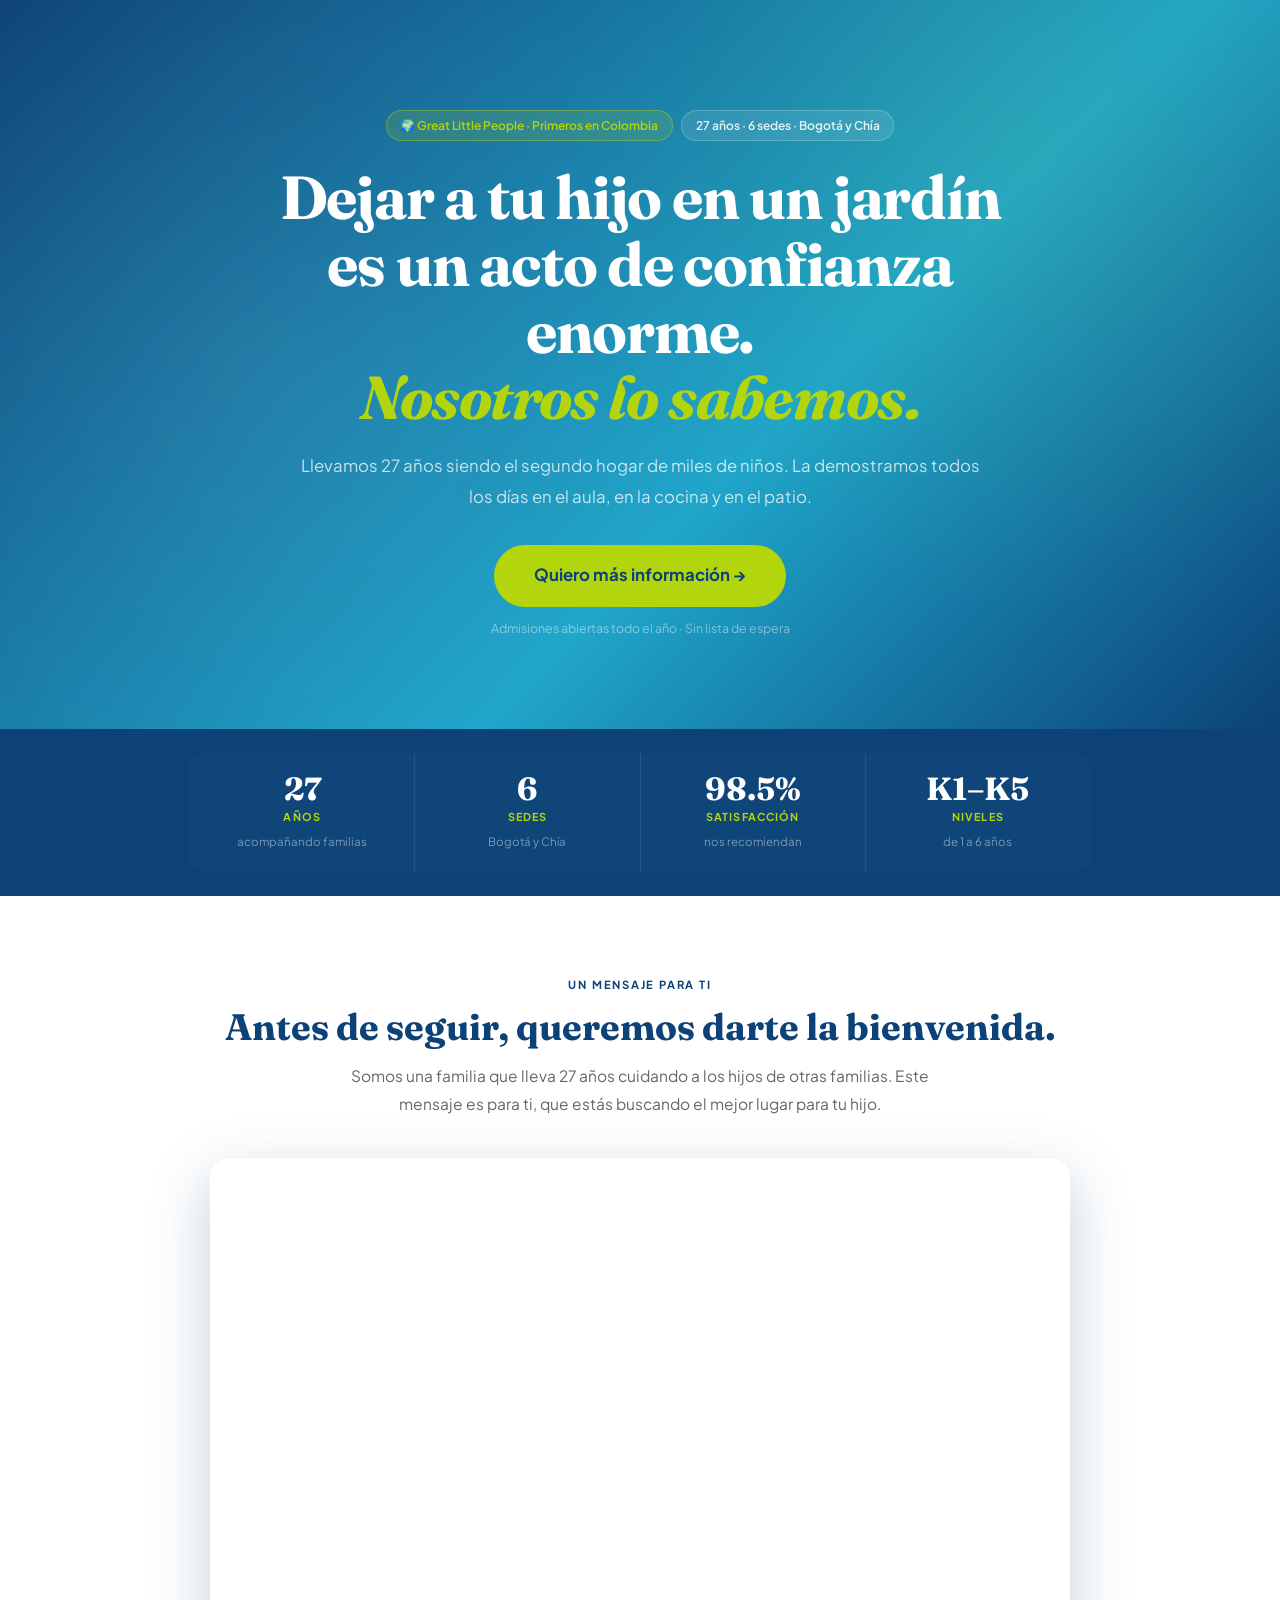
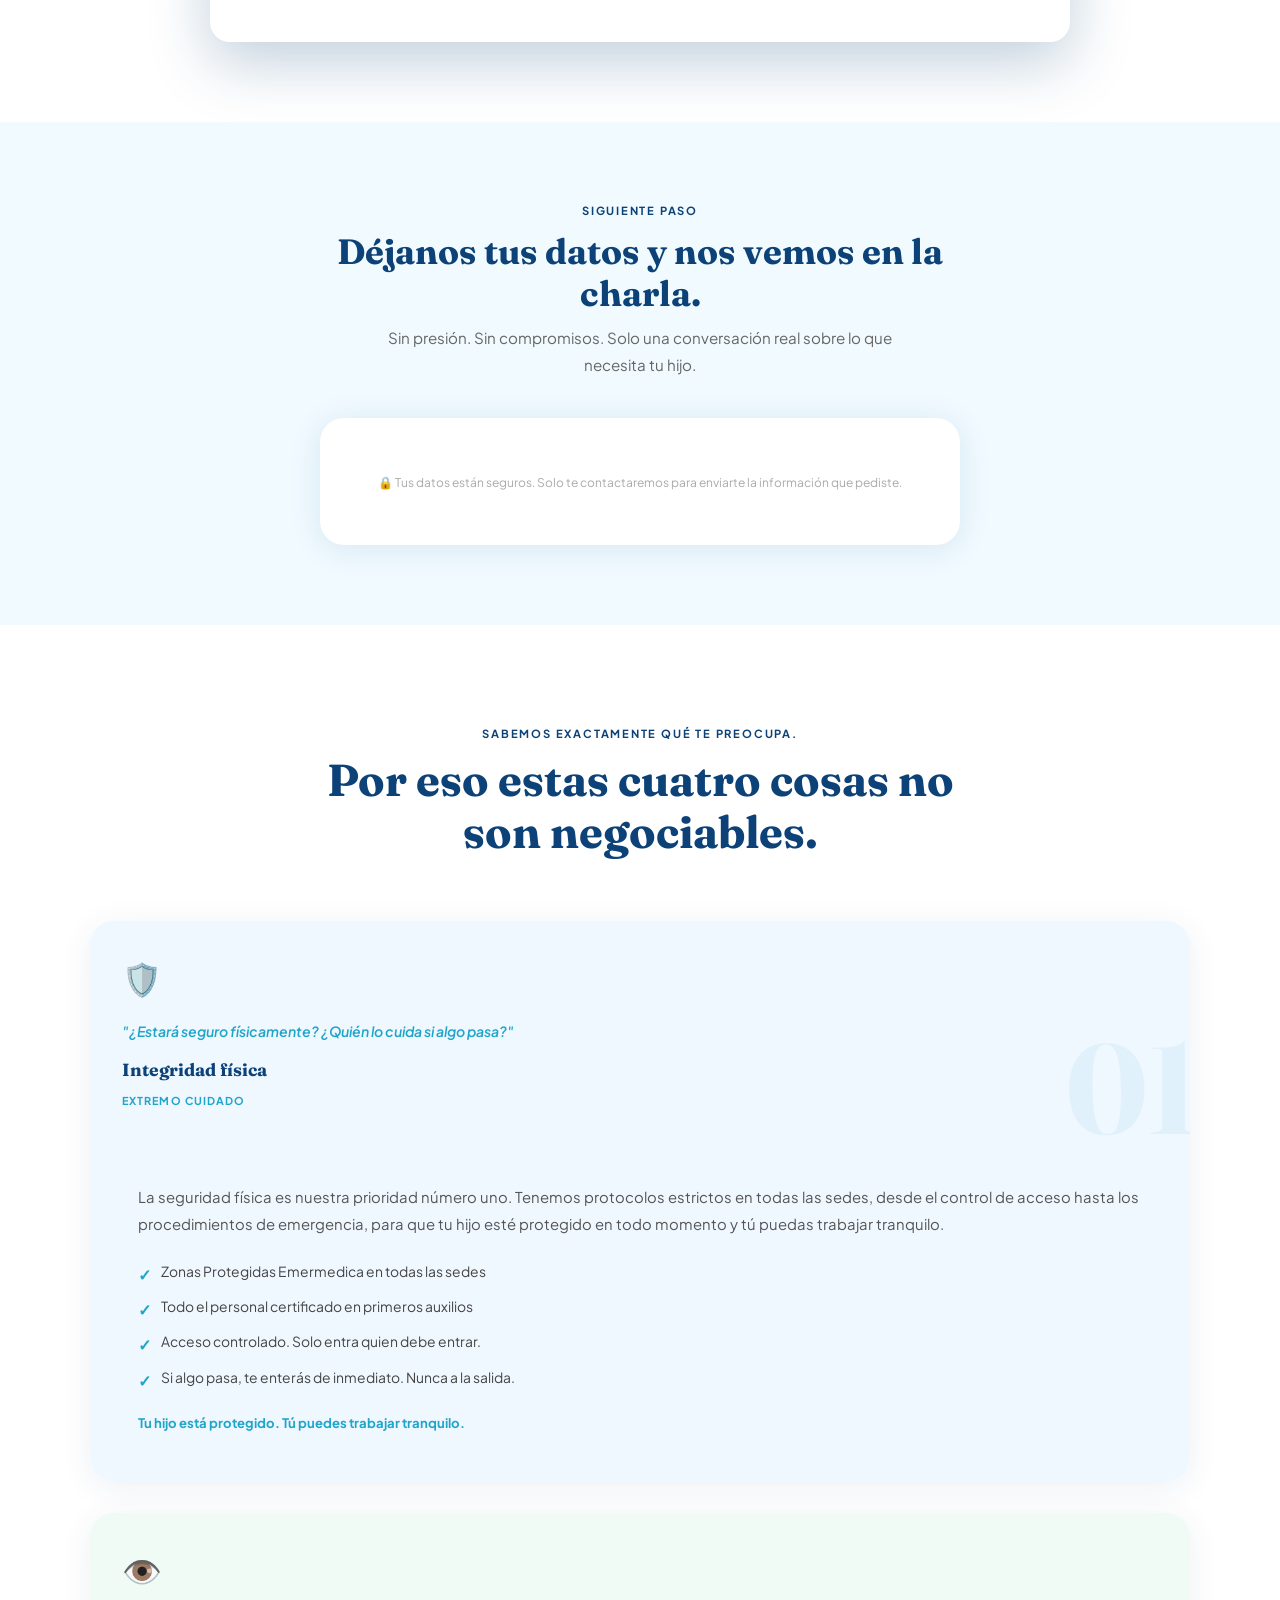
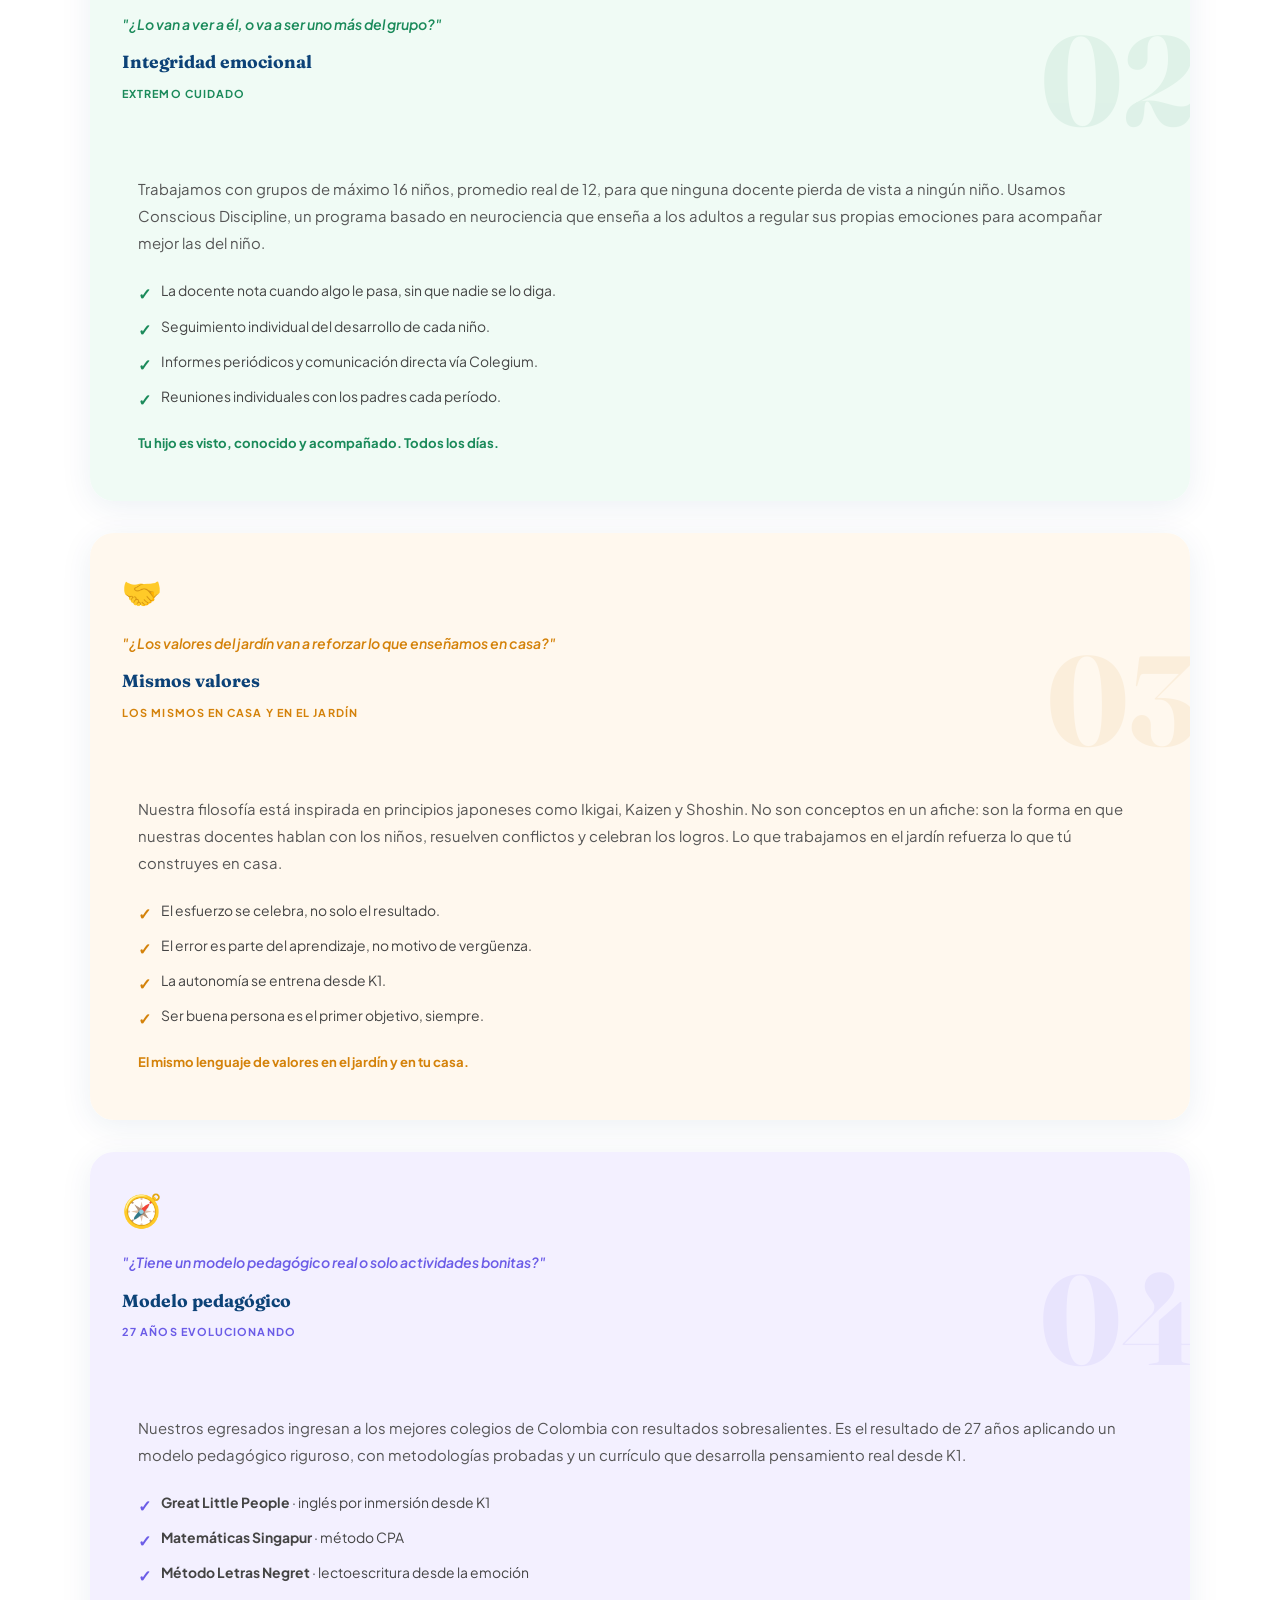
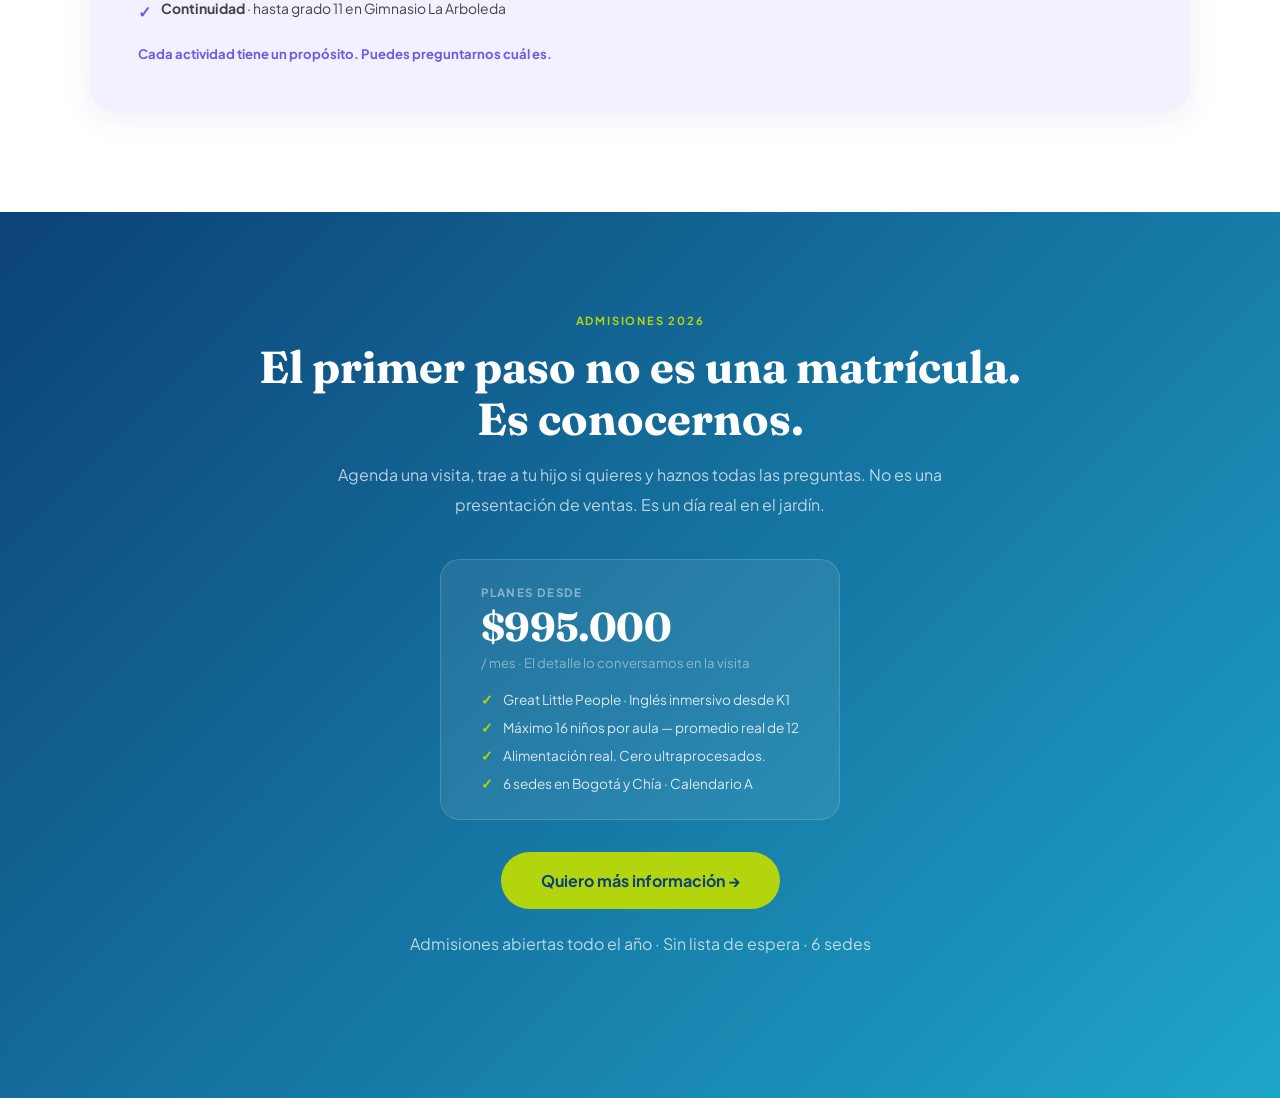
<file: universo-magico.html>
<!DOCTYPE html>
<html lang="es">
<head>
<meta charset="UTF-8">
<meta name="viewport" content="width=device-width, initial-scale=1.0">
<title>Universo Mágico · Conoce nuestro jardín</title>
<meta name="robots" content="noindex, nofollow">
<link rel="preconnect" href="https://fonts.googleapis.com">
<link rel="preconnect" href="https://fonts.gstatic.com" crossorigin>
<link href="https://fonts.googleapis.com/css2?family=Fraunces:ital,wght@0,400;0,600;0,700;1,400&family=Plus+Jakarta+Sans:wght@400;500;600;700&display=swap" rel="stylesheet">

<style>
:root {
  --azul: #1ea5ca;
  --azul2: #0c4277;
  --amarillo: #b2d50d;
  --coral: #F06449;
  --crema: #F0FAFF;
  --gris-claro: #E2F4FA;
  --blanco: #FFFFFF;
  --gris: #3A3A3A;
}
*,*::before,*::after { box-sizing:border-box; margin:0; padding:0; }
html, body { overflow-x:clip; width:100%; }
body { font-family:"Plus Jakarta Sans",sans-serif; color:var(--gris); background:var(--blanco); font-size:16px; line-height:1.6; }
img { max-width:100%; display:block; }
h1,h2,h3,h4 { font-family:"Fraunces",serif; line-height:1.2; color:var(--azul2); }
a { text-decoration:none; color:inherit; }
p { margin-bottom:0.8rem; }

.eyebrow { font-size:0.7rem; font-weight:700; letter-spacing:0.16em; text-transform:uppercase; color:var(--azul2); margin-bottom:0.7rem; display:block; }
.badge { background:rgba(255,255,255,0.1); color:rgba(255,255,255,0.88); padding:0.3rem 0.85rem; border-radius:100px; font-size:0.75rem; font-weight:600; border:1px solid rgba(255,255,255,0.2); display:inline-block; }

.btn-primary { background:var(--amarillo); color:#0c4277; padding:1rem 2.2rem; border-radius:100px; font-weight:700; font-size:1rem; cursor:pointer; border:none; text-decoration:none; display:inline-flex; align-items:center; gap:0.6rem; transition:transform 0.2s,box-shadow 0.2s; font-family:"Plus Jakarta Sans",sans-serif; }
.btn-primary:hover { transform:translateY(-2px); box-shadow:0 8px 28px rgba(178,213,13,0.4); }
.btn-ghost { background:transparent; color:rgba(255,255,255,0.9); padding:1rem 2rem; border-radius:100px; font-weight:600; font-size:0.95rem; cursor:pointer; border:1.5px solid rgba(255,255,255,0.4); text-decoration:none; display:inline-flex; align-items:center; gap:0.5rem; transition:background 0.2s; }
.btn-ghost:hover { background:rgba(255,255,255,0.12); }

/* REVEAL */
.reveal { opacity:0; transition:opacity 0.7s ease; }
.reveal.visible { opacity:1; }

@keyframes heroBadge { from { opacity:0; transform:translateY(-12px); } to { opacity:1; transform:translateY(0); } }

/* HERO */
.hero { background:linear-gradient(135deg,#0c4277 0%,#1ea5ca 60%,#0c4277 100%); padding:clamp(70px,10vw,110px) 5% clamp(60px,8vw,90px); position:relative; overflow:hidden; text-align:center; }
.hero-bg { position:absolute;inset:0;background:radial-gradient(circle at 20% 50%,rgba(255,255,255,0.06) 0%,transparent 50%),radial-gradient(circle at 80% 20%,rgba(178,213,13,0.08) 0%,transparent 40%);pointer-events:none; }
.hero-inner { max-width:780px; margin:0 auto; position:relative; z-index:1; }
.hero-badges { display:flex; gap:0.5rem; flex-wrap:wrap; margin-bottom:1.5rem; justify-content:center;  }
.hero h1 { color:var(--blanco); font-size:clamp(2.2rem,5vw,3.8rem); margin-bottom:1.2rem; line-height:1.1; letter-spacing:-0.02em;  }
.hero h1 em { font-style:italic; color:var(--amarillo); }
.hero p { color:rgba(255,255,255,0.75); font-size:1.05rem; line-height:1.82; max-width:58ch; margin:0 auto 2rem; animation:heroFadeUp 0.6s ease 0.2s both; }
.hero-cta-wrap { display:flex; flex-direction:column; align-items:center; gap:0.8rem; animation:heroFadeUp 0.6s ease 0.3s both; }
.hero-cta-note { color:rgba(255,255,255,0.45); font-size:0.78rem; }

/* STATS */
.stats-bar { background:var(--azul2); padding:1.5rem 5%; }
.stats-inner { max-width:900px; margin:0 auto; display:grid; grid-template-columns:repeat(4,1fr); gap:1px; background:rgba(255,255,255,0.1); border-radius:16px; overflow:hidden; }
.stat-item { background:rgba(12,66,119,0.8); padding:1.2rem 1rem; text-align:center; }
.stat-num { font-family:"Fraunces",serif; font-size:2rem; font-weight:700; color:var(--blanco); line-height:1; display:block; }
.stat-label { font-size:0.68rem; font-weight:700; text-transform:uppercase; letter-spacing:0.1em; color:var(--amarillo); display:block; margin:0.2rem 0 0.1rem; }
.stat-desc { font-size:0.72rem; color:rgba(255,255,255,0.45); line-height:1.3; }

/* VIDEO */
.video-sec { background:var(--blanco); padding:80px 5%; }
.video-inner { max-width:860px; margin:0 auto; text-align:center; }
.video-inner h2 { font-size:clamp(1.7rem,3vw,2.3rem); margin-bottom:0.8rem; }
.video-inner p { color:#666; font-size:0.97rem; line-height:1.82; max-width:55ch; margin:0 auto 2.5rem; }

/* FORMULARIO */
.form-sec { background:var(--crema); padding:80px 5%; }
.form-inner { max-width:640px; margin:0 auto; text-align:center; }
.form-inner h2 { font-size:clamp(1.6rem,3vw,2.2rem); margin-bottom:0.6rem; }
.form-inner .sub { color:#666; font-size:0.95rem; line-height:1.75; margin-bottom:2.5rem; max-width:48ch; margin-left:auto; margin-right:auto; }
.form-box { background:var(--blanco); border-radius:24px; padding:2.5rem; box-shadow:0 4px 32px rgba(12,66,119,0.1); }
.form-privacy { font-size:0.75rem; color:#aaa; margin-top:1rem; line-height:1.5; }
.form-privacy span { color:var(--azul2); font-weight:600; }

/* NO NEGOCIABLES */
.neg-sec { background:var(--blanco); padding:100px 5%; }
.neg-inner { max-width:1100px; margin:0 auto; }
.neg-header { text-align:center; max-width:680px; margin:0 auto 4rem; }
.neg-header h2 { font-size:clamp(1.8rem,3.5vw,2.8rem); line-height:1.15; }

/* CTA FINAL */
.cta-final { background:linear-gradient(135deg,#0c4277,#1ea5ca); padding:100px 5%; text-align:center; }
.cta-final h2 { color:var(--blanco); font-size:clamp(1.8rem,3.5vw,2.8rem); margin-bottom:1rem; line-height:1.15; }
.cta-final p { color:rgba(255,255,255,0.7); font-size:1rem; line-height:1.82; margin-bottom:2.5rem; max-width:52ch; margin-left:auto; margin-right:auto; }
.cta-btns { display:flex; gap:1rem; justify-content:center; flex-wrap:wrap; }
.cta-nota { color:rgba(255,255,255,0.4); font-size:0.78rem; margin-top:1.2rem; }

/* RESPONSIVE */
@media(max-width:768px) {
  .stats-inner { grid-template-columns:1fr 1fr; }
  [style*="display:flex;border-radius:24px;overflow:hidden;box-shadow:0 6px 32px"] { flex-direction:column !important; }
  [style*="width:300px"] { width:100% !important; padding:1.5rem !important; }
  .cta-btns { flex-direction:column; align-items:center; }
}
@media(max-width:480px) {
  .stats-inner { grid-template-columns:1fr 1fr; }
  nav .nav-seguridad { display:none; }
}

@keyframes heroFadeUp { from { opacity:0; transform:translateY(20px); } to { opacity:1; transform:translateY(0); } }
@keyframes heroBadge { from { opacity:0; transform:translateY(-10px); } to { opacity:1; transform:translateY(0); } }

html, body { min-height:100%; overflow-x:hidden; }
body { padding-bottom:0 !important; margin-bottom:0 !important; }
section:last-of-type { margin-bottom:0; padding-bottom:clamp(60px,10vw,100px); }
@supports (-webkit-touch-callout: none) {
  body { min-height:-webkit-fill-available; }
}

html, body { margin:0 !important; padding:0 !important; width:100% !important; }
section, .stats-bar {
  margin-left: calc(-50vw + 50%) !important;
  margin-right: calc(-50vw + 50%) !important;
  width: 100vw !important;
  max-width: 100vw !important;
  position: relative !important;
}
</style>
</head>
<body>

<!-- HERO -->
<section class="hero">
  <div class="hero-bg"></div>
  <div class="hero-inner">
    <div class="hero-badges">
      <span class="badge badge-gold" style="background:rgba(178,213,13,0.15);border-color:rgba(178,213,13,0.4);color:#b2d50d;">🌍 Great Little People · Primeros en Colombia</span>
      <span class="badge">27 años · 6 sedes · Bogotá y Chía</span>
    </div>
    <h1>Dejar a tu hijo en un jardín<br>es un acto de confianza enorme.<br><em>Nosotros lo sabemos.</em></h1>
    <p>Llevamos 27 años siendo el segundo hogar de miles de niños. La demostramos todos los días en el aula, en la cocina y en el patio.</p>
    <div class="hero-cta-wrap">
      <a href="javascript:void(0)" onclick="document.getElementById('formulario').scrollIntoView();" class="btn-primary" style="font-size:1.05rem;padding:1.1rem 2.5rem;">Quiero más información →</a>
      <span class="hero-cta-note">Admisiones abiertas todo el año · Sin lista de espera</span>
    </div>
  </div>
</section>

<!-- STATS BAR -->
<div class="stats-bar">
  <div class="stats-inner">
    <div class="stat-item"><span class="stat-num">27</span><span class="stat-label">años</span><span class="stat-desc">acompañando familias</span></div>
    <div class="stat-item"><span class="stat-num">6</span><span class="stat-label">sedes</span><span class="stat-desc">Bogotá y Chía</span></div>
    <div class="stat-item"><span class="stat-num">98.5%</span><span class="stat-label">satisfacción</span><span class="stat-desc">nos recomiendan</span></div>
    <div class="stat-item"><span class="stat-num">K1–K5</span><span class="stat-label">niveles</span><span class="stat-desc">de 1 a 6 años</span></div>
  </div>
</div>

<!-- VIDEO -->
<section class="video-sec" id="video">
  <div class="video-inner">
    <div class="reveal">
      <span class="eyebrow">Un mensaje para ti</span>
      <h2>Antes de seguir, queremos darte la bienvenida.</h2>
      <p>Somos una familia que lleva 27 años cuidando a los hijos de otras familias. Este mensaje es para ti, que estás buscando el mejor lugar para tu hijo.</p>
    </div>
    <div class="reveal" style="position:relative;border-radius:20px;overflow:hidden;box-shadow:0 20px 60px rgba(12,66,119,0.25);aspect-ratio:16/9;">
      <iframe style="position:absolute;inset:0;width:100%;height:100%;border:none;" src="https://www.youtube.com/embed/VZ4wdK_xdNY?si=2Q1MkycdjdinDASo&controls=0&start=2" title="Universo Mágico · Video de bienvenida" frameborder="0" allow="accelerometer; autoplay; clipboard-write; encrypted-media; gyroscope; picture-in-picture; web-share" referrerpolicy="strict-origin-when-cross-origin" allowfullscreen></iframe>
    </div>
  </div>
</section>

<!-- FORMULARIO -->
<section class="form-sec" id="formulario">
  <div class="form-inner">
    <div class="reveal">
      <span class="eyebrow">Siguiente paso</span>
      <h2>Déjanos tus datos y nos vemos en la charla.</h2>
      <p class="sub">Sin presión. Sin compromisos. Solo una conversación real sobre lo que necesita tu hijo.</p>
    </div>
    <div class="form-box reveal">
      <script type="text/javascript" src="https://api.clientify.net/web-marketing/superforms/script/200839.js"></script>
      <p class="form-privacy">🔒 Tus datos están seguros. Solo te contactaremos para enviarte la información que pediste.</p>
    </div>
  </div>
</section>

<!-- NO NEGOCIABLES -->
<section class="neg-sec">
  <div class="neg-inner">
    <div class="neg-header reveal">
      <span class="eyebrow">Sabemos exactamente qué te preocupa.</span>
      <h2>Por eso estas cuatro cosas no son negociables.</h2>
    </div>
    <div style="display:flex;flex-direction:column;gap:2rem;">

      <div class="reveal" style="display:flex;flex-direction:column;border-radius:24px;overflow:hidden;box-shadow:0 6px 32px rgba(12,66,119,0.08);">
        <div style="background:#EFF7FF;padding:2rem 2rem 1.5rem;position:relative;overflow:hidden;">
          <span style="position:absolute;bottom:-1rem;right:-0.5rem;font-family:'Fraunces',serif;font-size:8rem;font-weight:700;color:#1ea5ca;opacity:0.07;line-height:1;user-select:none;">01</span>
          <span style="font-size:2rem;display:block;margin-bottom:1rem;">🛡️</span>
          <p style="font-style:italic;color:#1ea5ca;font-size:0.88rem;line-height:1.6;margin-bottom:1rem;font-weight:600;">"¿Estará seguro físicamente? ¿Quién lo cuida si algo pasa?"</p>
          <h3 style="font-size:1.1rem;color:#0c4277;margin-bottom:0.4rem;">Integridad física</h3>
          <span style="font-size:0.68rem;font-weight:700;text-transform:uppercase;letter-spacing:0.1em;color:#1ea5ca;">Extremo cuidado</span>
        </div>
        <div style="padding:3rem;background:#EFF7FF;flex:1;">
          <p style="font-size:0.93rem;line-height:1.82;color:#555;margin-bottom:1.5rem;">La seguridad física es nuestra prioridad número uno. Tenemos protocolos estrictos en todas las sedes, desde el control de acceso hasta los procedimientos de emergencia, para que tu hijo esté protegido en todo momento y tú puedas trabajar tranquilo.</p>
          <div style="display:flex;flex-direction:column;gap:0.6rem;margin-bottom:1.2rem;">
            <div style="display:flex;gap:0.6rem;align-items:flex-start;"><span style="color:#1ea5ca;font-weight:800;flex-shrink:0;">✓</span><span style="font-size:0.87rem;color:#444;line-height:1.5;">Zonas Protegidas Emermedica en todas las sedes</span></div>
            <div style="display:flex;gap:0.6rem;align-items:flex-start;"><span style="color:#1ea5ca;font-weight:800;flex-shrink:0;">✓</span><span style="font-size:0.87rem;color:#444;line-height:1.5;">Todo el personal certificado en primeros auxilios</span></div>
            <div style="display:flex;gap:0.6rem;align-items:flex-start;"><span style="color:#1ea5ca;font-weight:800;flex-shrink:0;">✓</span><span style="font-size:0.87rem;color:#444;line-height:1.5;">Acceso controlado. Solo entra quien debe entrar.</span></div>
            <div style="display:flex;gap:0.6rem;align-items:flex-start;"><span style="color:#1ea5ca;font-weight:800;flex-shrink:0;">✓</span><span style="font-size:0.87rem;color:#444;line-height:1.5;">Si algo pasa, te enterás de inmediato. Nunca a la salida.</span></div>
          </div>
          <p style="font-size:0.82rem;color:#1ea5ca;font-weight:700;margin:0;">Tu hijo está protegido. Tú puedes trabajar tranquilo.</p>
        </div>
      </div>

      <div class="reveal" style="display:flex;flex-direction:column;border-radius:24px;overflow:hidden;box-shadow:0 6px 32px rgba(12,66,119,0.08);">
        <div style="background:#F0FBF5;padding:2rem 2rem 1.5rem;position:relative;overflow:hidden;">
          <span style="position:absolute;bottom:-1rem;right:-0.5rem;font-family:'Fraunces',serif;font-size:8rem;font-weight:700;color:#1a8a5a;opacity:0.08;line-height:1;user-select:none;">02</span>
          <span style="font-size:2rem;display:block;margin-bottom:1rem;">👁️</span>
          <p style="font-style:italic;color:#1a8a5a;font-size:0.88rem;line-height:1.6;margin-bottom:1rem;font-weight:600;">"¿Lo van a ver a él, o va a ser uno más del grupo?"</p>
          <h3 style="font-size:1.1rem;color:#0c4277;margin-bottom:0.4rem;">Integridad emocional</h3>
          <span style="font-size:0.68rem;font-weight:700;text-transform:uppercase;letter-spacing:0.1em;color:#1a8a5a;">Extremo cuidado</span>
        </div>
        <div style="padding:3rem;background:#F0FBF5;flex:1;">
          <p style="font-size:0.93rem;line-height:1.82;color:#555;margin-bottom:1.5rem;">Trabajamos con grupos de máximo 16 niños, promedio real de 12, para que ninguna docente pierda de vista a ningún niño. Usamos Conscious Discipline, un programa basado en neurociencia que enseña a los adultos a regular sus propias emociones para acompañar mejor las del niño.</p>
          <div style="display:flex;flex-direction:column;gap:0.6rem;margin-bottom:1.2rem;">
            <div style="display:flex;gap:0.6rem;align-items:flex-start;"><span style="color:#1a8a5a;font-weight:800;flex-shrink:0;">✓</span><span style="font-size:0.87rem;color:#444;line-height:1.5;">La docente nota cuando algo le pasa, sin que nadie se lo diga.</span></div>
            <div style="display:flex;gap:0.6rem;align-items:flex-start;"><span style="color:#1a8a5a;font-weight:800;flex-shrink:0;">✓</span><span style="font-size:0.87rem;color:#444;line-height:1.5;">Seguimiento individual del desarrollo de cada niño.</span></div>
            <div style="display:flex;gap:0.6rem;align-items:flex-start;"><span style="color:#1a8a5a;font-weight:800;flex-shrink:0;">✓</span><span style="font-size:0.87rem;color:#444;line-height:1.5;">Informes periódicos y comunicación directa vía Colegium.</span></div>
            <div style="display:flex;gap:0.6rem;align-items:flex-start;"><span style="color:#1a8a5a;font-weight:800;flex-shrink:0;">✓</span><span style="font-size:0.87rem;color:#444;line-height:1.5;">Reuniones individuales con los padres cada período.</span></div>
          </div>
          <p style="font-size:0.82rem;color:#1a8a5a;font-weight:700;margin:0;">Tu hijo es visto, conocido y acompañado. Todos los días.</p>
        </div>
      </div>

      <div class="reveal" style="display:flex;flex-direction:column;border-radius:24px;overflow:hidden;box-shadow:0 6px 32px rgba(12,66,119,0.08);">
        <div style="background:#FFF8EE;padding:2rem 2rem 1.5rem;position:relative;overflow:hidden;">
          <span style="position:absolute;bottom:-1rem;right:-0.5rem;font-family:'Fraunces',serif;font-size:8rem;font-weight:700;color:#D4820A;opacity:0.08;line-height:1;user-select:none;">03</span>
          <span style="font-size:2rem;display:block;margin-bottom:1rem;">🤝</span>
          <p style="font-style:italic;color:#D4820A;font-size:0.88rem;line-height:1.6;margin-bottom:1rem;font-weight:600;">"¿Los valores del jardín van a reforzar lo que enseñamos en casa?"</p>
          <h3 style="font-size:1.1rem;color:#0c4277;margin-bottom:0.4rem;">Mismos valores</h3>
          <span style="font-size:0.68rem;font-weight:700;text-transform:uppercase;letter-spacing:0.1em;color:#D4820A;">Los mismos en casa y en el jardín</span>
        </div>
        <div style="padding:3rem;background:#FFF8EE;flex:1;">
          <p style="font-size:0.93rem;line-height:1.82;color:#555;margin-bottom:1.5rem;">Nuestra filosofía está inspirada en principios japoneses como Ikigai, Kaizen y Shoshin. No son conceptos en un afiche: son la forma en que nuestras docentes hablan con los niños, resuelven conflictos y celebran los logros. Lo que trabajamos en el jardín refuerza lo que tú construyes en casa.</p>
          <div style="display:flex;flex-direction:column;gap:0.6rem;margin-bottom:1.2rem;">
            <div style="display:flex;gap:0.6rem;align-items:flex-start;"><span style="color:#D4820A;font-weight:800;flex-shrink:0;">✓</span><span style="font-size:0.87rem;color:#444;line-height:1.5;">El esfuerzo se celebra, no solo el resultado.</span></div>
            <div style="display:flex;gap:0.6rem;align-items:flex-start;"><span style="color:#D4820A;font-weight:800;flex-shrink:0;">✓</span><span style="font-size:0.87rem;color:#444;line-height:1.5;">El error es parte del aprendizaje, no motivo de vergüenza.</span></div>
            <div style="display:flex;gap:0.6rem;align-items:flex-start;"><span style="color:#D4820A;font-weight:800;flex-shrink:0;">✓</span><span style="font-size:0.87rem;color:#444;line-height:1.5;">La autonomía se entrena desde K1.</span></div>
            <div style="display:flex;gap:0.6rem;align-items:flex-start;"><span style="color:#D4820A;font-weight:800;flex-shrink:0;">✓</span><span style="font-size:0.87rem;color:#444;line-height:1.5;">Ser buena persona es el primer objetivo, siempre.</span></div>
          </div>
          <p style="font-size:0.82rem;color:#D4820A;font-weight:700;margin:0;">El mismo lenguaje de valores en el jardín y en tu casa.</p>
        </div>
      </div>

      <div class="reveal" style="display:flex;flex-direction:column;border-radius:24px;overflow:hidden;box-shadow:0 6px 32px rgba(12,66,119,0.08);">
        <div style="background:#F3F0FF;padding:2rem 2rem 1.5rem;position:relative;overflow:hidden;">
          <span style="position:absolute;bottom:-1rem;right:-0.5rem;font-family:'Fraunces',serif;font-size:8rem;font-weight:700;color:#6B5CE7;opacity:0.08;line-height:1;user-select:none;">04</span>
          <span style="font-size:2rem;display:block;margin-bottom:1rem;">🧭</span>
          <p style="font-style:italic;color:#6B5CE7;font-size:0.88rem;line-height:1.6;margin-bottom:1rem;font-weight:600;">"¿Tiene un modelo pedagógico real o solo actividades bonitas?"</p>
          <h3 style="font-size:1.1rem;color:#0c4277;margin-bottom:0.4rem;">Modelo pedagógico</h3>
          <span style="font-size:0.68rem;font-weight:700;text-transform:uppercase;letter-spacing:0.1em;color:#6B5CE7;">27 años evolucionando</span>
        </div>
        <div style="padding:3rem;background:#F3F0FF;flex:1;">
          <p style="font-size:0.93rem;line-height:1.82;color:#555;margin-bottom:1.5rem;">Nuestros egresados ingresan a los mejores colegios de Colombia con resultados sobresalientes. Es el resultado de 27 años aplicando un modelo pedagógico riguroso, con metodologías probadas y un currículo que desarrolla pensamiento real desde K1.</p>
          <div style="display:flex;flex-direction:column;gap:0.6rem;margin-bottom:1.2rem;">
            <div style="display:flex;gap:0.6rem;align-items:flex-start;"><span style="color:#6B5CE7;font-weight:800;flex-shrink:0;">✓</span><span style="font-size:0.87rem;color:#444;line-height:1.5;"><strong>Great Little People</strong> · inglés por inmersión desde K1</span></div>
            <div style="display:flex;gap:0.6rem;align-items:flex-start;"><span style="color:#6B5CE7;font-weight:800;flex-shrink:0;">✓</span><span style="font-size:0.87rem;color:#444;line-height:1.5;"><strong>Matemáticas Singapur</strong> · método CPA</span></div>
            <div style="display:flex;gap:0.6rem;align-items:flex-start;"><span style="color:#6B5CE7;font-weight:800;flex-shrink:0;">✓</span><span style="font-size:0.87rem;color:#444;line-height:1.5;"><strong>Método Letras Negret</strong> · lectoescritura desde la emoción</span></div>
            <div style="display:flex;gap:0.6rem;align-items:flex-start;"><span style="color:#6B5CE7;font-weight:800;flex-shrink:0;">✓</span><span style="font-size:0.87rem;color:#444;line-height:1.5;"><strong>Continuidad</strong> · hasta grado 11 en Gimnasio La Arboleda</span></div>
          </div>
          <p style="font-size:0.82rem;color:#6B5CE7;font-weight:700;margin:0;">Cada actividad tiene un propósito. Puedes preguntarnos cuál es.</p>
        </div>
      </div>

    </div>
  </div>
</section>

<!-- CTA FINAL -->
<section class="cta-final">
  <div class="reveal">
    <span class="eyebrow" style="color:var(--amarillo);">Admisiones 2026</span>
    <h2>El primer paso no es una matrícula.<br>Es conocernos.</h2>
    <p>Agenda una visita, trae a tu hijo si quieres y haznos todas las preguntas. No es una presentación de ventas. Es un día real en el jardín.</p>
    <div style="display:inline-block;background:rgba(255,255,255,0.08);border:1px solid rgba(255,255,255,0.15);border-radius:20px;padding:1.5rem 2.5rem;margin-bottom:2rem;text-align:left;">
      <span style="font-size:0.72rem;font-weight:700;text-transform:uppercase;letter-spacing:0.12em;color:rgba(255,255,255,0.45);display:block;margin-bottom:0.3rem;">Planes desde</span>
      <span style="font-family:'Fraunces',serif;font-size:2.5rem;font-weight:700;color:var(--blanco);line-height:1;display:block;letter-spacing:-0.02em;">$995.000</span>
      <span style="font-size:0.82rem;color:rgba(255,255,255,0.45);display:block;margin:0.3rem 0 1rem;">/ mes · El detalle lo conversamos en la visita</span>
      <div style="display:flex;flex-direction:column;gap:0.4rem;">
        <div style="display:flex;gap:0.6rem;color:rgba(255,255,255,0.82);font-size:0.85rem;"><span style="color:var(--amarillo);font-weight:800;">✓</span><span>Great Little People · Inglés inmersivo desde K1</span></div>
        <div style="display:flex;gap:0.6rem;color:rgba(255,255,255,0.82);font-size:0.85rem;"><span style="color:var(--amarillo);font-weight:800;">✓</span><span>Máximo 16 niños por aula — promedio real de 12</span></div>
        <div style="display:flex;gap:0.6rem;color:rgba(255,255,255,0.82);font-size:0.85rem;"><span style="color:var(--amarillo);font-weight:800;">✓</span><span>Alimentación real. Cero ultraprocesados.</span></div>
        <div style="display:flex;gap:0.6rem;color:rgba(255,255,255,0.82);font-size:0.85rem;"><span style="color:var(--amarillo);font-weight:800;">✓</span><span>6 sedes en Bogotá y Chía · Calendario A</span></div>
      </div>
    </div>
    <div class="cta-btns">
      <a href="javascript:void(0)" onclick="document.getElementById('formulario').scrollIntoView();" class="btn-primary" style="font-size:1rem;padding:1rem 2.5rem;">Quiero más información →</a>
    </div>
    <p class="cta-nota">Admisiones abiertas todo el año · Sin lista de espera · 6 sedes</p>
  </div>
</section>

<script>
(function() {
  var els = document.querySelectorAll('.reveal');
  var observer = new IntersectionObserver(function(entries) {
    entries.forEach(function(e) {
      if (e.isIntersecting) {
        e.target.classList.add('visible');
        observer.unobserve(e.target);
      }
    });
  }, { threshold: 0.08 });
  els.forEach(function(el) { observer.observe(el); });
})();
</script>

<!-- Meta Pixel Code -->
<script>
!function(f,b,e,v,n,t,s)
{if(f.fbq)return;n=f.fbq=function(){n.callMethod?
n.callMethod.apply(n,arguments):n.queue.push(arguments)};
if(!f._fbq)f._fbq=n;n.push=n;n.loaded=!0;n.version='2.0';
n.queue=[];t=b.createElement(e);t.async=!0;
t.src=v;s=b.getElementsByTagName(e)[0];
s.parentNode.insertBefore(t,s)}(window, document,'script',
'https://connect.facebook.net/en_US/fbevents.js');
fbq('init', '1332557502360586');
fbq('track', 'PageView');
</script>
<noscript><img height="1" width="1" style="display:none"
src="https://www.facebook.com/tr?id=1332557502360586&ev=PageView&noscript=1"
/></noscript>
<!-- End Meta Pixel Code -->

<script>
window.addEventListener('message', function(e) {
  if (e.data && (e.data.type === 'hsFormCallback' ||
      (typeof e.data === 'string' && e.data.indexOf('form') !== -1))) {
    fbq('track', 'Lead');
  }
});
document.addEventListener('submit', function(e) {
  fbq('track', 'Lead');
}, true);
</script>
</body>
</html>
</file>
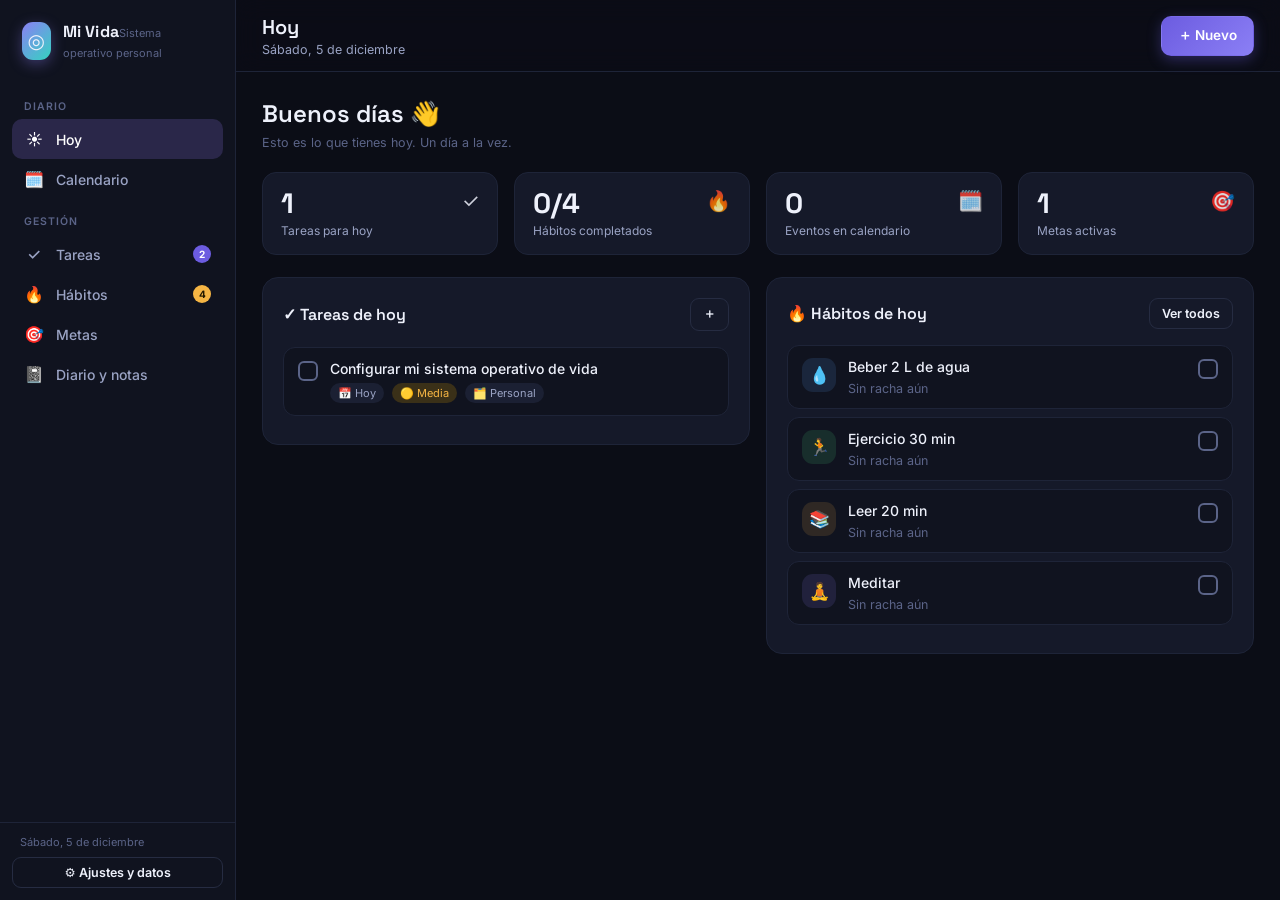
<file: vida.html>
<!DOCTYPE html>
<html lang="es">
<head>
<meta charset="UTF-8">
<meta name="viewport" content="width=device-width, initial-scale=1.0">
<title>Mi Vida — Sistema Operativo Personal</title>
<style>
  @import url('https://fonts.googleapis.com/css2?family=Inter:wght@300;400;500;600;700&family=Space+Grotesk:wght@400;500;600;700&display=swap');

  :root {
    --bg: #0b0d16;
    --bg-2: #10131f;
    --card: #151929;
    --card-2: #1b2033;
    --border: #262c42;
    --border-soft: #1e2438;
    --violet: #8b7ff5;
    --violet-dim: #6c5ce0;
    --violet-soft: #2a2749;
    --teal: #34d3c0;
    --amber: #f5b544;
    --rose: #f56d8b;
    --blue: #5aa2f5;
    --green: #4ade80;
    --red: #f4506b;
    --text: #eef1fb;
    --text-soft: #9aa3c4;
    --text-dim: #5b6488;
    --shadow: 0 8px 30px rgba(0,0,0,0.35);
  }

  * { margin: 0; padding: 0; box-sizing: border-box; }

  html, body { height: 100%; }
  body {
    font-family: 'Inter', system-ui, sans-serif;
    background: var(--bg);
    color: var(--text);
    display: flex;
    -webkit-font-smoothing: antialiased;
  }
  ::selection { background: var(--violet-soft); }

  /* Scrollbar */
  ::-webkit-scrollbar { width: 10px; height: 10px; }
  ::-webkit-scrollbar-thumb { background: #232a42; border-radius: 8px; border: 2px solid var(--bg); }
  ::-webkit-scrollbar-thumb:hover { background: #2e3550; }

  /* ─── SIDEBAR ─── */
  .sidebar {
    width: 236px;
    background: var(--bg-2);
    border-right: 1px solid var(--border-soft);
    display: flex;
    flex-direction: column;
    position: fixed;
    inset: 0 auto 0 0;
    z-index: 100;
    transition: transform .25s ease;
  }
  .brand {
    padding: 22px 22px 18px;
    display: flex;
    align-items: center;
    gap: 12px;
  }
  .brand-logo {
    width: 38px; height: 38px;
    border-radius: 11px;
    background: linear-gradient(135deg, var(--violet), var(--teal));
    display: grid; place-items: center;
    font-size: 20px;
    box-shadow: 0 4px 14px rgba(139,127,245,.35);
  }
  .brand-txt { line-height: 1.15; }
  .brand-txt b { font-family: 'Space Grotesk'; font-size: 16px; letter-spacing: .2px; }
  .brand-txt span { font-size: 11px; color: var(--text-dim); }

  .nav { flex: 1; overflow-y: auto; padding: 6px 12px 12px; }
  .nav-group { font-size: 10.5px; text-transform: uppercase; letter-spacing: 1px; color: var(--text-dim); margin: 16px 12px 6px; font-weight: 600; }
  .nav-item {
    display: flex; align-items: center; gap: 12px;
    padding: 10px 12px; border-radius: 10px;
    color: var(--text-soft); cursor: pointer;
    font-size: 14px; font-weight: 500;
    transition: background .15s, color .15s;
    user-select: none;
  }
  .nav-item .ico { font-size: 16px; width: 20px; text-align: center; }
  .nav-item:hover { background: var(--card); color: var(--text); }
  .nav-item.active { background: var(--violet-soft); color: #fff; }
  .nav-item .badge {
    margin-left: auto; background: var(--violet-dim); color: #fff;
    font-size: 10px; font-weight: 700; min-width: 18px; height: 18px;
    padding: 0 5px; border-radius: 9px; display: grid; place-items: center;
  }
  .nav-item .badge.warn { background: var(--amber); color: #241a00; }

  .side-foot { padding: 12px; border-top: 1px solid var(--border-soft); }
  .side-foot .mini { font-size: 11px; color: var(--text-dim); padding: 0 8px 8px; }

  /* ─── MAIN ─── */
  .main { flex: 1; margin-left: 236px; min-width: 0; display: flex; flex-direction: column; min-height: 100vh; }
  .topbar {
    position: sticky; top: 0; z-index: 40;
    background: rgba(11,13,22,.82); backdrop-filter: blur(12px);
    border-bottom: 1px solid var(--border-soft);
    padding: 14px 26px;
    display: flex; align-items: center; gap: 16px;
  }
  .topbar h1 { font-family: 'Space Grotesk'; font-size: 20px; font-weight: 600; }
  .topbar .sub { font-size: 12.5px; color: var(--text-soft); margin-top: 2px; }
  .topbar .spacer { flex: 1; }
  .btn-burger { display: none; background: none; border: 1px solid var(--border); color: var(--text); width: 38px; height: 38px; border-radius: 10px; font-size: 18px; cursor: pointer; }

  .content { padding: 26px; max-width: 1180px; width: 100%; }

  /* ─── BUTTONS ─── */
  .btn {
    display: inline-flex; align-items: center; gap: 8px; justify-content: center;
    padding: 10px 16px; border-radius: 10px; border: 1px solid var(--border);
    background: var(--card); color: var(--text); cursor: pointer;
    font-size: 13.5px; font-weight: 600; font-family: inherit;
    transition: all .15s;
  }
  .btn:hover { border-color: #3a4368; background: var(--card-2); }
  .btn.primary { background: linear-gradient(135deg, var(--violet-dim), var(--violet)); border-color: transparent; color: #fff; box-shadow: 0 4px 14px rgba(108,92,224,.35); }
  .btn.primary:hover { filter: brightness(1.08); }
  .btn.ghost { background: transparent; }
  .btn.sm { padding: 7px 12px; font-size: 12.5px; border-radius: 9px; }
  .btn.danger { color: var(--red); border-color: #3a2530; }
  .btn.danger:hover { background: #2a1a20; }
  .icon-btn { background: none; border: none; color: var(--text-dim); cursor: pointer; font-size: 15px; padding: 4px; border-radius: 6px; transition: all .15s; }
  .icon-btn:hover { color: var(--text); background: var(--card-2); }

  /* ─── CARDS ─── */
  .card { background: var(--card); border: 1px solid var(--border-soft); border-radius: 16px; padding: 20px; }
  .card-h { display: flex; align-items: center; gap: 10px; margin-bottom: 16px; }
  .card-h h2 { font-family: 'Space Grotesk'; font-size: 16px; font-weight: 600; }
  .card-h .spacer { flex: 1; }

  .grid { display: grid; gap: 16px; }
  .g-2 { grid-template-columns: repeat(2, 1fr); }
  .g-3 { grid-template-columns: repeat(3, 1fr); }
  .g-4 { grid-template-columns: repeat(4, 1fr); }

  /* Stat tiles */
  .stat { background: var(--card); border: 1px solid var(--border-soft); border-radius: 14px; padding: 16px 18px; }
  .stat .n { font-family: 'Space Grotesk'; font-size: 28px; font-weight: 700; line-height: 1; }
  .stat .l { font-size: 12px; color: var(--text-soft); margin-top: 6px; }
  .stat .ico { font-size: 20px; float: right; opacity: .85; }

  /* ─── TASKS ─── */
  .task {
    display: flex; align-items: flex-start; gap: 12px;
    padding: 12px 14px; border-radius: 12px;
    border: 1px solid var(--border-soft); background: var(--bg-2);
    margin-bottom: 8px; transition: border-color .15s;
  }
  .task:hover { border-color: var(--border); }
  .task.done { opacity: .55; }
  .task.done .task-title { text-decoration: line-through; }
  .chk {
    width: 20px; height: 20px; border-radius: 6px; border: 2px solid var(--text-dim);
    cursor: pointer; flex-shrink: 0; margin-top: 1px; display: grid; place-items: center;
    transition: all .15s; font-size: 12px; color: transparent;
  }
  .chk:hover { border-color: var(--violet); }
  .chk.on { background: var(--violet); border-color: var(--violet); color: #fff; }
  .task-body { flex: 1; min-width: 0; }
  .task-title { font-size: 14px; font-weight: 500; }
  .task-meta { display: flex; flex-wrap: wrap; gap: 8px; margin-top: 6px; align-items: center; }
  .tag { font-size: 11px; padding: 3px 8px; border-radius: 20px; background: var(--card-2); color: var(--text-soft); display: inline-flex; align-items: center; gap: 4px; }
  .tag.p-alta { background: #3a1f28; color: #ff8ba3; }
  .tag.p-media { background: #3a3018; color: var(--amber); }
  .tag.p-baja { background: #1c3320; color: #7ee29a; }
  .tag.overdue { background: #3a1f28; color: #ff8ba3; }
  .task-actions { display: flex; gap: 4px; opacity: 0; transition: opacity .15s; }
  .task:hover .task-actions { opacity: 1; }

  .empty { text-align: center; padding: 40px 20px; color: var(--text-dim); }
  .empty .big { font-size: 34px; margin-bottom: 10px; }

  /* Segmented control */
  .seg { display: inline-flex; background: var(--bg-2); border: 1px solid var(--border-soft); border-radius: 10px; padding: 3px; gap: 2px; }
  .seg button { background: none; border: none; color: var(--text-soft); padding: 6px 13px; border-radius: 8px; cursor: pointer; font-size: 12.5px; font-weight: 600; font-family: inherit; }
  .seg button.on { background: var(--violet-soft); color: #fff; }

  /* ─── HABITS ─── */
  .habit { border: 1px solid var(--border-soft); border-radius: 14px; padding: 14px 16px; background: var(--bg-2); margin-bottom: 10px; }
  .habit-top { display: flex; align-items: center; gap: 12px; }
  .habit-ico { width: 40px; height: 40px; border-radius: 11px; display: grid; place-items: center; font-size: 20px; flex-shrink: 0; }
  .habit-name { font-weight: 600; font-size: 14.5px; }
  .habit-sub { font-size: 12px; color: var(--text-soft); margin-top: 2px; }
  .streak { display: inline-flex; align-items: center; gap: 4px; font-size: 12px; color: var(--amber); font-weight: 700; }
  .check-big {
    width: 42px; height: 42px; border-radius: 12px; border: 2px solid var(--border);
    cursor: pointer; display: grid; place-items: center; font-size: 20px;
    transition: all .15s; flex-shrink: 0; background: var(--card);
  }
  .check-big:hover { border-color: var(--green); }
  .check-big.on { background: var(--green); border-color: var(--green); color: #06280f; }
  .habit-grid { display: flex; gap: 4px; margin-top: 12px; flex-wrap: wrap; }
  .hcell { width: 22px; height: 22px; border-radius: 6px; background: var(--card-2); font-size: 9px; color: var(--text-dim); display: grid; place-items: center; position: relative; }
  .hcell.done { background: var(--green); }
  .hcell.today { outline: 2px solid var(--violet); outline-offset: 1px; }

  /* ─── GOALS ─── */
  .goal { border: 1px solid var(--border-soft); border-radius: 14px; padding: 16px 18px; background: var(--bg-2); margin-bottom: 12px; }
  .goal-top { display: flex; align-items: center; gap: 12px; }
  .goal-title { font-weight: 600; font-size: 15px; }
  .progress { height: 8px; border-radius: 20px; background: var(--card-2); overflow: hidden; margin-top: 12px; }
  .progress > i { display: block; height: 100%; border-radius: 20px; background: linear-gradient(90deg, var(--violet), var(--teal)); transition: width .4s; }
  .ring { --p: 0; width: 52px; height: 52px; border-radius: 50%; flex-shrink: 0;
    background: conic-gradient(var(--violet) calc(var(--p)*1%), var(--card-2) 0);
    display: grid; place-items: center; position: relative; }
  .ring::before { content: ''; position: absolute; inset: 5px; border-radius: 50%; background: var(--bg-2); }
  .ring span { position: relative; font-size: 12px; font-weight: 700; }

  /* ─── NOTES / DIARY ─── */
  .note { border: 1px solid var(--border-soft); border-radius: 14px; padding: 16px; background: var(--bg-2); margin-bottom: 12px; }
  .note-top { display: flex; align-items: center; gap: 10px; margin-bottom: 8px; }
  .note-date { font-size: 12px; color: var(--text-dim); }
  .note-mood { font-size: 20px; }
  .note-content { font-size: 13.5px; color: var(--text-soft); line-height: 1.6; white-space: pre-wrap; }
  .mood-pick { display: flex; gap: 6px; flex-wrap: wrap; }
  .mood-pick button { width: 42px; height: 42px; border-radius: 11px; border: 1px solid var(--border); background: var(--card); font-size: 22px; cursor: pointer; transition: all .15s; }
  .mood-pick button:hover { transform: scale(1.1); }
  .mood-pick button.on { border-color: var(--violet); background: var(--violet-soft); }

  /* ─── CALENDAR ─── */
  .cal-head { display: flex; align-items: center; gap: 14px; margin-bottom: 16px; }
  .cal-head h2 { font-family: 'Space Grotesk'; font-size: 18px; text-transform: capitalize; }
  .cal-grid { display: grid; grid-template-columns: repeat(7, 1fr); gap: 6px; }
  .cal-dow { text-align: center; font-size: 11px; color: var(--text-dim); font-weight: 600; text-transform: uppercase; letter-spacing: .5px; padding-bottom: 4px; }
  .cal-cell {
    min-height: 96px; border: 1px solid var(--border-soft); border-radius: 10px;
    padding: 6px 7px; background: var(--bg-2); cursor: pointer; transition: border-color .15s;
    display: flex; flex-direction: column; gap: 3px; overflow: hidden;
  }
  .cal-cell:hover { border-color: var(--violet); }
  .cal-cell.other { opacity: .38; }
  .cal-cell.today { border-color: var(--violet); background: var(--violet-soft); }
  .cal-cell .dn { font-size: 12.5px; font-weight: 600; }
  .cal-cell.today .dn { color: #fff; }
  .cal-pill { font-size: 10.5px; padding: 2px 6px; border-radius: 5px; background: var(--violet-soft); color: #cfc9ff; white-space: nowrap; overflow: hidden; text-overflow: ellipsis; }
  .cal-pill.task { background: #23324a; color: #b9d4ff; }
  .cal-pill.habit { background: #1f3327; color: #9ce6b3; }
  .cal-pill.done { opacity: .5; text-decoration: line-through; }

  /* ─── MODAL ─── */
  .overlay { position: fixed; inset: 0; background: rgba(4,6,12,.7); backdrop-filter: blur(4px); z-index: 200; display: none; align-items: flex-start; justify-content: center; padding: 40px 16px; overflow-y: auto; }
  .overlay.open { display: flex; }
  .modal { background: var(--card); border: 1px solid var(--border); border-radius: 18px; width: 100%; max-width: 520px; box-shadow: var(--shadow); animation: pop .18s ease; }
  @keyframes pop { from { transform: translateY(12px) scale(.98); opacity: 0; } }
  .modal-h { padding: 20px 22px; border-bottom: 1px solid var(--border-soft); display: flex; align-items: center; }
  .modal-h h3 { font-family: 'Space Grotesk'; font-size: 17px; }
  .modal-b { padding: 22px; display: flex; flex-direction: column; gap: 15px; }
  .modal-f { padding: 16px 22px; border-top: 1px solid var(--border-soft); display: flex; gap: 10px; justify-content: flex-end; }

  .field label { display: block; font-size: 12.5px; color: var(--text-soft); margin-bottom: 6px; font-weight: 600; }
  .field input, .field textarea, .field select {
    width: 100%; padding: 11px 13px; border-radius: 10px;
    border: 1px solid var(--border); background: var(--bg-2); color: var(--text);
    font-size: 14px; font-family: inherit; outline: none; transition: border-color .15s;
  }
  .field input:focus, .field textarea:focus, .field select:focus { border-color: var(--violet); }
  .field textarea { resize: vertical; min-height: 80px; }
  .field-row { display: flex; gap: 12px; }
  .field-row .field { flex: 1; }

  .chips { display: flex; gap: 8px; flex-wrap: wrap; }
  .chip { padding: 8px 14px; border-radius: 10px; border: 1px solid var(--border); background: var(--bg-2); cursor: pointer; font-size: 13px; font-weight: 600; color: var(--text-soft); transition: all .15s; }
  .chip:hover { border-color: var(--violet); }
  .chip.on { background: var(--violet-soft); border-color: var(--violet); color: #fff; }

  .ico-pick { display: grid; grid-template-columns: repeat(8, 1fr); gap: 6px; }
  .ico-pick button { aspect-ratio: 1; border-radius: 9px; border: 1px solid var(--border); background: var(--bg-2); font-size: 18px; cursor: pointer; }
  .ico-pick button.on { border-color: var(--violet); background: var(--violet-soft); }

  /* Toast */
  .toast-wrap { position: fixed; bottom: 24px; left: 50%; transform: translateX(-50%); z-index: 400; display: flex; flex-direction: column; gap: 8px; align-items: center; }
  .toast { background: var(--card-2); border: 1px solid var(--border); color: var(--text); padding: 12px 18px; border-radius: 12px; font-size: 13.5px; font-weight: 500; box-shadow: var(--shadow); animation: slideUp .25s ease; display: flex; align-items: center; gap: 8px; }
  .toast.ok { border-color: #234a34; } .toast.ok::before { content: '✅'; }
  .toast.err { border-color: #4a2330; } .toast.err::before { content: '⚠️'; }
  @keyframes slideUp { from { transform: translateY(16px); opacity: 0; } }

  .divider { height: 1px; background: var(--border-soft); margin: 4px 0; }
  .muted { color: var(--text-dim); font-size: 12.5px; }
  .hidden { display: none !important; }
  a.link { color: var(--violet); text-decoration: none; } a.link:hover { text-decoration: underline; }

  /* Responsive */
  @media (max-width: 860px) {
    .sidebar { transform: translateX(-100%); box-shadow: var(--shadow); }
    body.nav-open .sidebar { transform: translateX(0); }
    .main { margin-left: 0; }
    .btn-burger { display: grid; place-items: center; }
    .g-2, .g-3, .g-4 { grid-template-columns: 1fr; }
    .content { padding: 18px; }
    .cal-cell { min-height: 68px; }
    .cal-pill { display: none; }
    .cal-cell::after { content: attr(data-count); font-size: 9px; color: var(--violet); }
  }
  .scrim { position: fixed; inset: 0; background: rgba(0,0,0,.5); z-index: 90; display: none; }
  body.nav-open .scrim { display: block; }
  @media (min-width: 861px) { .scrim { display: none !important; } }
</style>
</head>
<body>

<!-- ─── SIDEBAR ─── -->
<aside class="sidebar">
  <div class="brand">
    <div class="brand-logo">◎</div>
    <div class="brand-txt"><b>Mi Vida</b><span>Sistema operativo personal</span></div>
  </div>
  <nav class="nav" id="nav"></nav>
  <div class="side-foot">
    <div class="mini" id="foot-date"></div>
    <button class="btn ghost sm" style="width:100%" onclick="openAjustes()">⚙️ Ajustes y datos</button>
  </div>
</aside>
<div class="scrim" onclick="toggleNav(false)"></div>

<!-- ─── MAIN ─── -->
<div class="main">
  <div class="topbar">
    <button class="btn-burger" onclick="toggleNav()">☰</button>
    <div>
      <h1 id="pg-title">Hoy</h1>
      <div class="sub" id="pg-sub"></div>
    </div>
    <div class="spacer"></div>
    <button class="btn primary" onclick="quickAdd()">＋ Nuevo</button>
  </div>
  <div class="content" id="view"></div>
</div>

<!-- ─── MODAL ─── -->
<div class="overlay" id="overlay">
  <div class="modal" id="modal"></div>
</div>
<div class="toast-wrap" id="toasts"></div>

<script>
/* ═══════════════════════════════════════════════════════════
   MI VIDA — Sistema operativo personal
   Datos 100% locales (localStorage). Sin servidor.
   ═══════════════════════════════════════════════════════════ */

const STORE_KEY = 'mivida_state_v1';
const uid = () => 'x' + Math.random().toString(36).slice(2, 9) + (state ? state._seq++ : 0);

/* ── Estado ── */
let state = {
  _seq: 0,
  tareas: [],
  habitos: [],
  metas: [],
  notas: [],
  eventos: [],
  proyectos: ['Personal', 'Trabajo', 'Salud', 'Hogar'],
  config: { nombre: '', inicioSemana: 1 }
};
let vista = 'hoy';
let calRef = null; // fecha de referencia del calendario

/* ── Persistencia ── */
function save() {
  try { localStorage.setItem(STORE_KEY, JSON.stringify(state)); }
  catch (e) { toast('No se pudo guardar (almacenamiento lleno)', 'err'); }
}
function load() {
  try {
    const raw = localStorage.getItem(STORE_KEY);
    if (raw) {
      const s = JSON.parse(raw);
      state = Object.assign(state, s);
      ['tareas','habitos','metas','notas','eventos','proyectos'].forEach(k => { if (!Array.isArray(state[k])) state[k] = []; });
      if (!state.config) state.config = { nombre: '', inicioSemana: 1 };
      if (typeof state._seq !== 'number') state._seq = 0;
    } else {
      seed();
    }
  } catch (e) { console.error(e); seed(); }
}

/* ── Datos de ejemplo (solo primer arranque) ── */
function seed() {
  const t = todayStr();
  state.habitos = [
    { id: uid(), nombre: 'Beber 2 L de agua', icono: '💧', color: '#5aa2f5', meta: 'diario', registros: {}, creado: t },
    { id: uid(), nombre: 'Ejercicio 30 min', icono: '🏃', color: '#4ade80', meta: 'diario', registros: {}, creado: t },
    { id: uid(), nombre: 'Leer 20 min', icono: '📚', color: '#f5b544', meta: 'diario', registros: {}, creado: t },
    { id: uid(), nombre: 'Meditar', icono: '🧘', color: '#8b7ff5', meta: 'diario', registros: {}, creado: t }
  ];
  state.tareas = [
    { id: uid(), titulo: 'Configurar mi sistema operativo de vida', notas: '', prioridad: 'media', proyecto: 'Personal', fechaLimite: t, estado: false, creado: t },
    { id: uid(), titulo: 'Definir mis 3 metas del trimestre', notas: '', prioridad: 'alta', proyecto: 'Personal', fechaLimite: addDays(t, 2), estado: false, creado: t }
  ];
  state.metas = [
    { id: uid(), titulo: 'Leer 12 libros este año', descripcion: 'Un libro por mes', categoria: 'Crecimiento', fechaObjetivo: t.slice(0,4) + '-12-31', progreso: 25, estado: 'activa', creado: t }
  ];
  save();
}

/* ── Utilidades de fecha ── */
function todayStr() { const d = new Date(); return fmtISO(d); }
function fmtISO(d) { return d.getFullYear() + '-' + String(d.getMonth()+1).padStart(2,'0') + '-' + String(d.getDate()).padStart(2,'0'); }
function parseISO(s) { const [y,m,d] = s.split('-').map(Number); return new Date(y, m-1, d); }
function addDays(s, n) { const d = parseISO(s); d.setDate(d.getDate()+n); return fmtISO(d); }
function diffDays(a, b) { return Math.round((parseISO(a) - parseISO(b)) / 86400000); }
const MESES = ['enero','febrero','marzo','abril','mayo','junio','julio','agosto','septiembre','octubre','noviembre','diciembre'];
const DIAS = ['domingo','lunes','martes','miércoles','jueves','viernes','sábado'];
const DOW = ['D','L','M','X','J','V','S'];
function fechaLarga(s) { const d = parseISO(s); return DIAS[d.getDay()] + ', ' + d.getDate() + ' de ' + MESES[d.getMonth()]; }
function fechaCorta(s) {
  if (!s) return '';
  const d = parseISO(s), hoy = todayStr(), df = diffDays(s, hoy);
  if (df === 0) return 'Hoy';
  if (df === 1) return 'Mañana';
  if (df === -1) return 'Ayer';
  if (df > 1 && df <= 7) return DIAS[d.getDay()];
  return d.getDate() + ' ' + MESES[d.getMonth()].slice(0,3);
}

/* ── Toast ── */
function toast(msg, tipo) {
  const t = document.createElement('div');
  t.className = 'toast ' + (tipo === 'err' ? 'err' : 'ok');
  t.textContent = msg;
  document.getElementById('toasts').appendChild(t);
  setTimeout(() => { t.style.opacity = '0'; t.style.transition = 'opacity .3s'; setTimeout(() => t.remove(), 300); }, 2600);
}
function esc(s) { return String(s == null ? '' : s).replace(/[&<>"']/g, c => ({'&':'&amp;','<':'&lt;','>':'&gt;','"':'&quot;',"'":'&#39;'}[c])); }

/* ═══════════ NAVEGACIÓN ═══════════ */
const NAV = [
  { grupo: 'Diario' },
  { id: 'hoy', ico: '☀️', txt: 'Hoy' },
  { id: 'calendario', ico: '🗓️', txt: 'Calendario' },
  { grupo: 'Gestión' },
  { id: 'tareas', ico: '✓', txt: 'Tareas' },
  { id: 'habitos', ico: '🔥', txt: 'Hábitos' },
  { id: 'metas', ico: '🎯', txt: 'Metas' },
  { id: 'diario', ico: '📓', txt: 'Diario y notas' }
];
const TITULOS = {
  hoy: 'Hoy', calendario: 'Calendario', tareas: 'Tareas',
  habitos: 'Hábitos', metas: 'Metas', diario: 'Diario y notas'
};

function renderNav() {
  const pend = state.tareas.filter(t => !t.estado).length;
  const hoyHab = state.habitos.filter(h => !h.registros[todayStr()]).length;
  document.getElementById('nav').innerHTML = NAV.map(n => {
    if (n.grupo) return `<div class="nav-group">${n.grupo}</div>`;
    let badge = '';
    if (n.id === 'tareas' && pend) badge = `<span class="badge">${pend}</span>`;
    if (n.id === 'habitos' && hoyHab) badge = `<span class="badge warn">${hoyHab}</span>`;
    return `<div class="nav-item ${vista===n.id?'active':''}" onclick="go('${n.id}')">
      <span class="ico">${n.ico}</span><span>${n.txt}</span>${badge}</div>`;
  }).join('');
}

function go(v) {
  vista = v;
  document.getElementById('pg-title').textContent = TITULOS[v] || v;
  renderNav();
  render();
  toggleNav(false);
  window.scrollTo(0, 0);
}

function toggleNav(force) {
  const on = force === undefined ? !document.body.classList.contains('nav-open') : force;
  document.body.classList.toggle('nav-open', on);
}

/* ═══════════ RENDER PRINCIPAL ═══════════ */
function render() {
  const v = document.getElementById('view');
  const sub = document.getElementById('pg-sub');
  sub.textContent = '';
  if (vista === 'hoy') renderHoy(v, sub);
  else if (vista === 'calendario') renderCalendario(v, sub);
  else if (vista === 'tareas') renderTareas(v, sub);
  else if (vista === 'habitos') renderHabitos(v, sub);
  else if (vista === 'metas') renderMetas(v, sub);
  else if (vista === 'diario') renderDiario(v, sub);
}

/* ═══════════ HOY ═══════════ */
function renderHoy(v, sub) {
  const hoy = todayStr();
  sub.textContent = fechaLarga(hoy).charAt(0).toUpperCase() + fechaLarga(hoy).slice(1);
  const saludo = greeting();
  const nombre = state.config.nombre ? ', ' + esc(state.config.nombre) : '';

  const tareasHoy = state.tareas.filter(t => !t.estado && t.fechaLimite && t.fechaLimite <= hoy)
    .sort((a,b) => (a.fechaLimite||'').localeCompare(b.fechaLimite||''));
  const vencidas = tareasHoy.filter(t => t.fechaLimite < hoy).length;
  const habPend = state.habitos.filter(h => !h.registros[hoy]);
  const habDone = state.habitos.length - habPend.length;
  const eventosHoy = state.eventos.filter(e => (e.inicio||'').slice(0,10) === hoy)
    .sort((a,b) => (a.inicio||'').localeCompare(b.inicio||''));

  v.innerHTML = `
    <div style="margin-bottom:22px">
      <h2 style="font-family:'Space Grotesk';font-size:24px;font-weight:600">${saludo}${nombre} 👋</h2>
      <p class="muted" style="margin-top:6px">Esto es lo que tienes hoy. Un día a la vez.</p>
    </div>

    <div class="grid g-4" style="margin-bottom:22px">
      <div class="stat"><span class="ico">✓</span><div class="n">${tareasHoy.length}</div><div class="l">Tareas para hoy</div></div>
      <div class="stat"><span class="ico">🔥</span><div class="n">${habDone}/${state.habitos.length}</div><div class="l">Hábitos completados</div></div>
      <div class="stat"><span class="ico">🗓️</span><div class="n">${eventosHoy.length}</div><div class="l">Eventos en calendario</div></div>
      <div class="stat"><span class="ico">🎯</span><div class="n">${state.metas.filter(m=>m.estado==='activa').length}</div><div class="l">Metas activas</div></div>
    </div>

    <div class="grid g-2" style="align-items:start">
      <div class="card">
        <div class="card-h"><h2>✓ Tareas de hoy</h2><div class="spacer"></div>
          ${vencidas ? `<span class="tag overdue">${vencidas} vencida${vencidas>1?'s':''}</span>` : ''}
          <button class="btn ghost sm" onclick="openTarea()">＋</button></div>
        ${tareasHoy.length ? tareasHoy.map(taskHTML).join('') : emptyBox('🎉','Nada pendiente para hoy','Disfruta el día o adelanta algo.')}
      </div>

      <div class="card">
        <div class="card-h"><h2>🔥 Hábitos de hoy</h2><div class="spacer"></div>
          <button class="btn ghost sm" onclick="go('habitos')">Ver todos</button></div>
        ${state.habitos.length ? state.habitos.map(h => habitRowHoy(h, hoy)).join('') : emptyBox('🌱','Sin hábitos aún','Crea tu primer hábito para empezar.')}
      </div>
    </div>

    ${eventosHoy.length ? `
    <div class="card" style="margin-top:16px">
      <div class="card-h"><h2>🗓️ Agenda de hoy</h2></div>
      ${eventosHoy.map(eventoRow).join('')}
    </div>` : ''}
  `;
}

function greeting() {
  const h = new Date().getHours();
  if (h < 12) return 'Buenos días';
  if (h < 19) return 'Buenas tardes';
  return 'Buenas noches';
}
function emptyBox(ico, t, s) { return `<div class="empty"><div class="big">${ico}</div><div style="font-weight:600;color:var(--text-soft)">${t}</div><div class="muted" style="margin-top:4px">${s||''}</div></div>`; }

function habitRowHoy(h, hoy) {
  const on = !!h.registros[hoy];
  const s = streak(h);
  return `<div class="task" style="cursor:pointer" onclick="toggleHabito('${h.id}','${hoy}')">
    <div class="habit-ico" style="width:34px;height:34px;font-size:17px;background:${h.color}22">${h.icono}</div>
    <div class="task-body"><div class="task-title">${esc(h.nombre)}</div>
      <div class="task-meta">${s>0?`<span class="streak">🔥 ${s} día${s>1?'s':''}</span>`:'<span class="muted">Sin racha aún</span>'}</div></div>
    <div class="chk ${on?'on':''}">${on?'✓':''}</div>
  </div>`;
}

function eventoRow(e) {
  const hora = e.inicio && e.inicio.length > 10 ? e.inicio.slice(11,16) : 'Todo el día';
  return `<div class="task">
    <div style="text-align:center;min-width:52px"><div style="font-weight:700;font-size:13px">${hora}</div></div>
    <div class="task-body"><div class="task-title">${esc(e.titulo)}</div>
      ${e.lugar?`<div class="task-meta"><span class="tag">📍 ${esc(e.lugar)}</span></div>`:''}</div>
    <div class="task-actions">
      <a class="icon-btn" href="${gcalLink(e)}" target="_blank" title="Añadir a Google Calendar">📅</a>
      <button class="icon-btn" onclick="openEvento('${e.id}')">✏️</button>
      <button class="icon-btn" onclick="delEvento('${e.id}')">🗑️</button></div>
  </div>`;
}

/* ═══════════ TAREAS ═══════════ */
let filtroTarea = 'pend';
function renderTareas(v, sub) {
  const total = state.tareas.length, done = state.tareas.filter(t=>t.estado).length;
  sub.textContent = `${total-done} pendientes · ${done} completadas`;

  let lista = [...state.tareas];
  const hoy = todayStr();
  if (filtroTarea === 'pend') lista = lista.filter(t => !t.estado);
  else if (filtroTarea === 'hoy') lista = lista.filter(t => !t.estado && t.fechaLimite && t.fechaLimite <= hoy);
  else if (filtroTarea === 'done') lista = lista.filter(t => t.estado);
  // orden: por fecha límite, luego prioridad
  const pOrd = { alta: 0, media: 1, baja: 2 };
  lista.sort((a,b) => {
    const fa = a.fechaLimite || '9999', fb = b.fechaLimite || '9999';
    if (fa !== fb) return fa.localeCompare(fb);
    return (pOrd[a.prioridad]??1) - (pOrd[b.prioridad]??1);
  });

  // agrupar por proyecto
  const grupos = {};
  lista.forEach(t => { const p = t.proyecto || 'Sin proyecto'; (grupos[p] = grupos[p] || []).push(t); });

  v.innerHTML = `
    <div style="display:flex;align-items:center;gap:12px;margin-bottom:18px;flex-wrap:wrap">
      <div class="seg">
        ${[['pend','Pendientes'],['hoy','Hoy'],['done','Hechas'],['all','Todas']].map(([k,l])=>
          `<button class="${filtroTarea===k?'on':''}" onclick="setFiltroTarea('${k}')">${l}</button>`).join('')}
      </div>
      <div class="spacer" style="flex:1"></div>
      <button class="btn primary" onclick="openTarea()">＋ Nueva tarea</button>
    </div>
    ${lista.length ? Object.entries(grupos).map(([p, arr]) => `
      <div class="card" style="margin-bottom:16px">
        <div class="card-h"><h2>${esc(p)}</h2><span class="muted">${arr.length}</span></div>
        ${arr.map(taskHTML).join('')}
      </div>`).join('')
    : `<div class="card">${emptyBox('📋','No hay tareas aquí','Crea una nueva tarea para empezar.')}</div>`}
  `;
}
function setFiltroTarea(f) { filtroTarea = f; render(); }

function taskHTML(t) {
  const hoy = todayStr();
  const overdue = !t.estado && t.fechaLimite && t.fechaLimite < hoy;
  return `<div class="task ${t.estado?'done':''}">
    <div class="chk ${t.estado?'on':''}" onclick="toggleTarea('${t.id}')">${t.estado?'✓':''}</div>
    <div class="task-body">
      <div class="task-title">${esc(t.titulo)}</div>
      ${t.notas?`<div class="muted" style="margin-top:3px">${esc(t.notas)}</div>`:''}
      <div class="task-meta">
        ${t.fechaLimite?`<span class="tag ${overdue?'overdue':''}">📅 ${overdue?'Venció '+fechaCorta(t.fechaLimite):fechaCorta(t.fechaLimite)}</span>`:''}
        <span class="tag p-${t.prioridad}">${{alta:'🔴 Alta',media:'🟡 Media',baja:'🟢 Baja'}[t.prioridad]||t.prioridad}</span>
        ${t.proyecto&&vista!=='tareas'?`<span class="tag">🗂️ ${esc(t.proyecto)}</span>`:''}
      </div>
    </div>
    <div class="task-actions">
      <a class="icon-btn" href="${gcalLink(taskToEvent(t))}" target="_blank" title="Añadir a Google Calendar">📅</a>
      <button class="icon-btn" onclick="openTarea('${t.id}')" title="Editar">✏️</button>
      <button class="icon-btn" onclick="delTarea('${t.id}')" title="Eliminar">🗑️</button>
    </div>
  </div>`;
}

function toggleTarea(id) {
  const t = state.tareas.find(x => x.id === id);
  if (!t) return;
  t.estado = !t.estado;
  if (t.estado) { t.completado = todayStr(); toast('Tarea completada ✨'); }
  save(); renderNav(); render();
}
function delTarea(id) {
  if (!confirm('¿Eliminar esta tarea?')) return;
  state.tareas = state.tareas.filter(t => t.id !== id);
  save(); renderNav(); render();
}

/* ═══════════ HÁBITOS ═══════════ */
function renderHabitos(v, sub) {
  sub.textContent = `${state.habitos.length} hábito${state.habitos.length!==1?'s':''} en seguimiento`;
  const hoy = todayStr();
  // últimos 21 días para el grid
  const dias = []; for (let i = 20; i >= 0; i--) dias.push(addDays(hoy, -i));

  v.innerHTML = `
    <div style="display:flex;justify-content:flex-end;margin-bottom:16px">
      <button class="btn primary" onclick="openHabito()">＋ Nuevo hábito</button>
    </div>
    ${state.habitos.length ? state.habitos.map(h => {
      const on = !!h.registros[hoy];
      const s = streak(h), best = bestStreak(h);
      const done30 = last30(h);
      return `<div class="habit">
        <div class="habit-top">
          <div class="habit-ico" style="background:${h.color}22;color:${h.color}">${h.icono}</div>
          <div style="flex:1">
            <div class="habit-name">${esc(h.nombre)}</div>
            <div class="habit-sub">
              <span class="streak">🔥 ${s} día${s!==1?'s':''}</span> · Mejor: ${best} · ${done30}% este mes
            </div>
          </div>
          <div class="check-big ${on?'on':''}" onclick="toggleHabito('${h.id}','${hoy}')">${on?'✓':''}</div>
          <button class="icon-btn" onclick="openHabito('${h.id}')">✏️</button>
          <button class="icon-btn" onclick="delHabito('${h.id}')">🗑️</button>
        </div>
        <div class="habit-grid">
          ${dias.map(d => {
            const c = !!h.registros[d];
            return `<div class="hcell ${c?'done':''} ${d===hoy?'today':''}" title="${fechaCorta(d)}" onclick="toggleHabito('${h.id}','${d}')" style="cursor:pointer${c?';background:'+h.color:''}"></div>`;
          }).join('')}
        </div>
      </div>`;
    }).join('') : `<div class="card">${emptyBox('🌱','Aún no tienes hábitos','Los hábitos pequeños y constantes construyen grandes cambios.')}</div>`}
  `;
}

function toggleHabito(id, fecha) {
  const h = state.habitos.find(x => x.id === id);
  if (!h) return;
  if (h.registros[fecha]) delete h.registros[fecha];
  else { h.registros[fecha] = true; if (fecha === todayStr()) toast('¡Hecho! 🔥 Racha: ' + streak(h)); }
  save(); renderNav(); render();
}
function delHabito(id) {
  if (!confirm('¿Eliminar este hábito y su historial?')) return;
  state.habitos = state.habitos.filter(h => h.id !== id);
  save(); renderNav(); render();
}
function streak(h) {
  let n = 0, d = todayStr();
  if (!h.registros[d]) d = addDays(d, -1); // permite que hoy aún no esté marcado
  while (h.registros[d]) { n++; d = addDays(d, -1); }
  return n;
}
function bestStreak(h) {
  const dates = Object.keys(h.registros).filter(k => h.registros[k]).sort();
  let best = 0, cur = 0, prev = null;
  dates.forEach(d => {
    if (prev && diffDays(d, prev) === 1) cur++; else cur = 1;
    if (cur > best) best = cur; prev = d;
  });
  return best;
}
function last30(h) {
  const hoy = todayStr(); let c = 0;
  for (let i = 0; i < 30; i++) if (h.registros[addDays(hoy, -i)]) c++;
  return Math.round(c / 30 * 100);
}

/* ═══════════ METAS ═══════════ */
function renderMetas(v, sub) {
  const act = state.metas.filter(m => m.estado === 'activa');
  sub.textContent = `${act.length} activa${act.length!==1?'s':''} · ${state.metas.filter(m=>m.estado==='completada').length} completadas`;

  v.innerHTML = `
    <div style="display:flex;justify-content:flex-end;margin-bottom:16px">
      <button class="btn primary" onclick="openMeta()">＋ Nueva meta</button>
    </div>
    ${state.metas.length ? state.metas.map(m => {
      const dias = m.fechaObjetivo ? diffDays(m.fechaObjetivo, todayStr()) : null;
      const vinc = state.tareas.filter(t => t.metaId === m.id);
      const vincDone = vinc.filter(t => t.estado).length;
      return `<div class="goal">
        <div class="goal-top">
          <div class="ring" style="--p:${m.progreso||0}"><span>${m.progreso||0}%</span></div>
          <div style="flex:1">
            <div class="goal-title">${esc(m.titulo)}</div>
            ${m.descripcion?`<div class="muted" style="margin-top:3px">${esc(m.descripcion)}</div>`:''}
            <div class="task-meta" style="margin-top:8px">
              ${m.categoria?`<span class="tag">🏷️ ${esc(m.categoria)}</span>`:''}
              ${m.fechaObjetivo?`<span class="tag ${dias<0&&m.estado==='activa'?'overdue':''}">🎯 ${dias<0?'Venció':(dias===0?'Hoy':'Faltan '+dias+' días')}</span>`:''}
              ${vinc.length?`<span class="tag">✓ ${vincDone}/${vinc.length} tareas</span>`:''}
              ${m.estado==='completada'?'<span class="tag p-baja">✅ Completada</span>':''}
            </div>
          </div>
          <div class="task-actions" style="opacity:1;flex-direction:column">
            <button class="icon-btn" onclick="openMeta('${m.id}')">✏️</button>
            <button class="icon-btn" onclick="delMeta('${m.id}')">🗑️</button>
          </div>
        </div>
        <div class="progress"><i style="width:${m.progreso||0}%"></i></div>
        <div style="display:flex;gap:8px;margin-top:12px;align-items:center">
          <button class="btn sm ghost" onclick="ajustarMeta('${m.id}',-10)">−10%</button>
          <button class="btn sm ghost" onclick="ajustarMeta('${m.id}',10)">+10%</button>
          <div class="spacer" style="flex:1"></div>
          ${m.estado!=='completada'?`<button class="btn sm" onclick="completarMeta('${m.id}')">✓ Marcar lograda</button>`:''}
        </div>
      </div>`;
    }).join('') : `<div class="card">${emptyBox('🎯','Define tus metas','¿Qué quieres lograr este trimestre o este año?')}</div>`}
  `;
}
function ajustarMeta(id, d) {
  const m = state.metas.find(x => x.id === id); if (!m) return;
  m.progreso = Math.max(0, Math.min(100, (m.progreso||0) + d));
  if (m.progreso === 100) m.estado = 'completada';
  else if (m.estado === 'completada') m.estado = 'activa';
  save(); render();
}
function completarMeta(id) {
  const m = state.metas.find(x => x.id === id); if (!m) return;
  m.progreso = 100; m.estado = 'completada'; save(); render(); toast('¡Meta lograda! 🎉');
}
function delMeta(id) {
  if (!confirm('¿Eliminar esta meta?')) return;
  state.metas = state.metas.filter(m => m.id !== id); save(); render();
}

/* ═══════════ DIARIO Y NOTAS ═══════════ */
const MOODS = ['😄','🙂','😐','😔','😣'];
const MOOD_LBL = { '😄':'Genial','🙂':'Bien','😐':'Normal','😔':'Bajo','😣':'Difícil' };
function renderDiario(v, sub) {
  const lista = [...state.notas].sort((a,b) => (b.fecha||'').localeCompare(a.fecha||'') || (b.id>a.id?1:-1));
  sub.textContent = `${state.notas.length} entrada${state.notas.length!==1?'s':''}`;
  const hoy = todayStr();
  const hoyEntry = state.notas.find(n => n.tipo === 'diario' && n.fecha === hoy);

  v.innerHTML = `
    <div class="card" style="margin-bottom:16px">
      <div class="card-h"><h2>📓 Diario de hoy</h2><span class="muted">${fechaLarga(hoy)}</span></div>
      ${hoyEntry ? `
        <div class="note-top"><span class="note-mood">${hoyEntry.animo||'📝'}</span>
          <span class="muted">${hoyEntry.animo?MOOD_LBL[hoyEntry.animo]:''}</span>
          <div class="spacer" style="flex:1"></div>
          <button class="btn sm ghost" onclick="openNota('${hoyEntry.id}')">✏️ Editar</button></div>
        <div class="note-content">${esc(hoyEntry.contenido)}</div>
      ` : `
        <p class="muted" style="margin-bottom:12px">¿Cómo va tu día? Escribe una reflexión.</p>
        <button class="btn primary" onclick="openNota(null,'diario')">✍️ Escribir entrada de hoy</button>
      `}
    </div>

    <div style="display:flex;align-items:center;gap:12px;margin-bottom:14px">
      <h2 style="font-family:'Space Grotesk';font-size:16px">Todas las entradas</h2>
      <div class="spacer" style="flex:1"></div>
      <button class="btn ghost sm" onclick="openNota(null,'nota')">＋ Nota rápida</button>
    </div>
    ${lista.length ? lista.map(n => `
      <div class="note">
        <div class="note-top">
          ${n.animo?`<span class="note-mood">${n.animo}</span>`:`<span class="note-mood">${n.tipo==='diario'?'📓':'📝'}</span>`}
          <div><div style="font-weight:600;font-size:13.5px">${esc(n.titulo || (n.tipo==='diario'?'Diario':'Nota'))}</div>
          <div class="note-date">${fechaLarga(n.fecha||todayStr())}</div></div>
          <div class="spacer" style="flex:1"></div>
          <button class="icon-btn" onclick="openNota('${n.id}')">✏️</button>
          <button class="icon-btn" onclick="delNota('${n.id}')">🗑️</button>
        </div>
        <div class="note-content">${esc(n.contenido)}</div>
      </div>`).join('') : `<div class="card">${emptyBox('📓','Tu diario está vacío','Escribir un poco cada día ayuda a ver el progreso.')}</div>`}
  `;
}
function delNota(id) {
  if (!confirm('¿Eliminar esta entrada?')) return;
  state.notas = state.notas.filter(n => n.id !== id); save(); render();
}

/* ═══════════ CALENDARIO ═══════════ */
function renderCalendario(v, sub) {
  if (!calRef) calRef = todayStr();
  const ref = parseISO(calRef);
  const year = ref.getFullYear(), month = ref.getMonth();
  sub.textContent = 'Tareas, hábitos y eventos en un solo lugar';

  const first = new Date(year, month, 1);
  const startDow = (first.getDay() - state.config.inicioSemana + 7) % 7;
  const start = new Date(year, month, 1 - startDow);
  const hoy = todayStr();
  const dowLabels = []; for (let i = 0; i < 7; i++) dowLabels.push(DOW[(state.config.inicioSemana + i) % 7]);

  let cells = '';
  for (let i = 0; i < 42; i++) {
    const d = new Date(start); d.setDate(start.getDate() + i);
    const iso = fmtISO(d);
    const other = d.getMonth() !== month;
    const items = dayItems(iso);
    const pills = items.slice(0, 3).map(it => `<span class="cal-pill ${it.tipo} ${it.done?'done':''}">${esc(it.txt)}</span>`).join('');
    const more = items.length > 3 ? `<span class="muted" style="font-size:10px">+${items.length-3} más</span>` : '';
    cells += `<div class="cal-cell ${other?'other':''} ${iso===hoy?'today':''}" data-count="${items.length?'●'.repeat(Math.min(items.length,3)):''}" onclick="openDia('${iso}')">
      <div class="dn">${d.getDate()}</div>${pills}${more}</div>`;
  }

  v.innerHTML = `
    <div class="cal-head">
      <button class="icon-btn" style="font-size:20px" onclick="calMove(-1)">‹</button>
      <h2>${MESES[month]} ${year}</h2>
      <button class="icon-btn" style="font-size:20px" onclick="calMove(1)">›</button>
      <button class="btn ghost sm" onclick="calRef=todayStr();render()">Hoy</button>
      <div class="spacer" style="flex:1"></div>
      <button class="btn ghost sm" onclick="exportICS()">⬇️ Exportar .ics</button>
      <button class="btn ghost sm" onclick="importICSPrompt()">⬆️ Importar .ics</button>
      <button class="btn primary sm" onclick="openEvento()">＋ Evento</button>
    </div>
    <div class="cal-grid" style="margin-bottom:6px">${dowLabels.map(d => `<div class="cal-dow">${d}</div>`).join('')}</div>
    <div class="cal-grid">${cells}</div>
    <div class="card" style="margin-top:18px">
      <div class="card-h"><h2>Próximos eventos</h2></div>
      ${proximosEventos()}
    </div>
  `;
}
function calMove(n) { const d = parseISO(calRef); d.setMonth(d.getMonth() + n); calRef = fmtISO(d); render(); }

function dayItems(iso) {
  const items = [];
  state.eventos.filter(e => (e.inicio||'').slice(0,10) === iso).forEach(e =>
    items.push({ tipo: 'event', txt: (e.inicio.length>10?e.inicio.slice(11,16)+' ':'') + e.titulo, done: false }));
  state.tareas.filter(t => t.fechaLimite === iso).forEach(t =>
    items.push({ tipo: 'task', txt: t.titulo, done: t.estado }));
  return items;
}
function proximosEventos() {
  const hoy = todayStr();
  const evs = state.eventos.filter(e => (e.inicio||'').slice(0,10) >= hoy).sort((a,b)=>(a.inicio||'').localeCompare(b.inicio||'')).slice(0,6);
  if (!evs.length) return emptyBox('🗓️','Sin eventos próximos','Agrega un evento o importa tu calendario.');
  return evs.map(e => {
    const iso = e.inicio.slice(0,10);
    return `<div class="task">
      <div style="text-align:center;min-width:56px"><div style="font-weight:700;font-size:13px">${fechaCorta(iso)}</div>
        <div class="muted" style="font-size:11px">${e.inicio.length>10?e.inicio.slice(11,16):'Todo el día'}</div></div>
      <div class="task-body"><div class="task-title">${esc(e.titulo)}</div>
        ${e.lugar?`<div class="task-meta"><span class="tag">📍 ${esc(e.lugar)}</span></div>`:''}</div>
      <div class="task-actions">
        <a class="icon-btn" href="${gcalLink(e)}" target="_blank" title="Añadir a Google Calendar">📅</a>
        <button class="icon-btn" onclick="openEvento('${e.id}')">✏️</button>
        <button class="icon-btn" onclick="delEvento('${e.id}')">🗑️</button></div>
    </div>`;
  }).join('');
}
function openDia(iso) {
  const items = dayItems(iso);
  const cont = `
    <div class="field"><label>${fechaLarga(iso).charAt(0).toUpperCase()+fechaLarga(iso).slice(1)}</label></div>
    ${items.length ? items.map(it => `<div class="task"><div class="task-body"><div class="task-title">${it.tipo==='task'?'✓ ':'🗓️ '}${esc(it.txt)}</div></div></div>`).join('') : '<p class="muted">Nada agendado este día.</p>'}
    <div class="divider"></div>
    <div style="display:flex;gap:10px">
      <button class="btn" style="flex:1" onclick="closeModal();openTarea(null,'${iso}')">＋ Tarea</button>
      <button class="btn" style="flex:1" onclick="closeModal();openEvento(null,'${iso}')">＋ Evento</button>
    </div>`;
  showModal('📅 ' + fechaCorta(iso), cont, null, 'Cerrar');
}

/* ═══════════ MODALES / FORMULARIOS ═══════════ */
function showModal(titulo, bodyHTML, onSave, saveLabel) {
  const m = document.getElementById('modal');
  m.innerHTML = `
    <div class="modal-h"><h3>${titulo}</h3><div class="spacer" style="flex:1"></div><button class="icon-btn" style="font-size:20px" onclick="closeModal()">✕</button></div>
    <div class="modal-b">${bodyHTML}</div>
    <div class="modal-f">
      <button class="btn ghost" onclick="closeModal()">${onSave ? 'Cancelar' : (saveLabel||'Cerrar')}</button>
      ${onSave ? `<button class="btn primary" id="modal-save">${saveLabel||'Guardar'}</button>` : ''}
    </div>`;
  document.getElementById('overlay').classList.add('open');
  if (onSave) document.getElementById('modal-save').onclick = onSave;
  const first = m.querySelector('input,textarea,select'); if (first) setTimeout(()=>first.focus(), 50);
}
function closeModal() { document.getElementById('overlay').classList.remove('open'); }
document.getElementById('overlay').addEventListener('click', e => { if (e.target.id === 'overlay') closeModal(); });
document.addEventListener('keydown', e => { if (e.key === 'Escape') closeModal(); });

/* ── Tarea ── */
function openTarea(id, fecha) {
  const t = id ? state.tareas.find(x => x.id === id) : null;
  const proyOpts = state.proyectos.map(p => `<option ${t&&t.proyecto===p?'selected':''}>${esc(p)}</option>`).join('');
  const metaOpts = '<option value="">— Sin meta —</option>' + state.metas.filter(m=>m.estado==='activa').map(m => `<option value="${m.id}" ${t&&t.metaId===m.id?'selected':''}>${esc(m.titulo)}</option>`).join('');
  showModal(id ? 'Editar tarea' : 'Nueva tarea', `
    <div class="field"><label>Título</label><input id="f-titulo" value="${t?esc(t.titulo):''}" placeholder="¿Qué necesitas hacer?"></div>
    <div class="field"><label>Notas (opcional)</label><textarea id="f-notas" placeholder="Detalles…">${t?esc(t.notas):''}</textarea></div>
    <div class="field-row">
      <div class="field"><label>Fecha límite</label><input type="date" id="f-fecha" value="${t?t.fechaLimite||'':fecha||''}"></div>
      <div class="field"><label>Prioridad</label><select id="f-prio">
        ${['alta','media','baja'].map(p=>`<option value="${p}" ${(t?t.prioridad:'media')===p?'selected':''}>${{alta:'🔴 Alta',media:'🟡 Media',baja:'🟢 Baja'}[p]}</option>`).join('')}
      </select></div>
    </div>
    <div class="field-row">
      <div class="field"><label>Proyecto</label><select id="f-proy">${proyOpts}</select></div>
      <div class="field"><label>Meta vinculada</label><select id="f-meta">${metaOpts}</select></div>
    </div>
  `, () => {
    const titulo = val('f-titulo').trim();
    if (!titulo) { toast('Escribe un título', 'err'); return; }
    const data = { titulo, notas: val('f-notas').trim(), fechaLimite: val('f-fecha'), prioridad: val('f-prio'), proyecto: val('f-proy'), metaId: val('f-meta') || null };
    if (t) Object.assign(t, data);
    else state.tareas.push(Object.assign({ id: uid(), estado: false, creado: todayStr() }, data));
    save(); closeModal(); renderNav(); render(); toast(id ? 'Tarea actualizada' : 'Tarea creada');
  }, id ? 'Guardar' : 'Crear');
}

/* ── Hábito ── */
const ICONOS = ['💧','🏃','📚','🧘','💪','🥗','😴','🚭','☀️','✍️','🎸','🎨','💊','🦷','🌱','💰','📵','🧹','☕','🙏'];
const COLORES = ['#8b7ff5','#34d3c0','#f5b544','#f56d8b','#5aa2f5','#4ade80'];
let _habIco = '💧', _habCol = '#8b7ff5';
function openHabito(id) {
  const h = id ? state.habitos.find(x => x.id === id) : null;
  _habIco = h ? h.icono : '💧'; _habCol = h ? h.color : '#8b7ff5';
  showModal(id ? 'Editar hábito' : 'Nuevo hábito', `
    <div class="field"><label>Nombre del hábito</label><input id="f-nombre" value="${h?esc(h.nombre):''}" placeholder="Ej: Beber agua, Leer, Ejercicio…"></div>
    <div class="field"><label>Icono</label><div class="ico-pick" id="ico-pick">
      ${ICONOS.map(i => `<button class="${i===_habIco?'on':''}" onclick="pickIco('${i}')">${i}</button>`).join('')}
    </div></div>
    <div class="field"><label>Color</label><div class="chips">
      ${COLORES.map(c => `<button class="chip ${c===_habCol?'on':''}" style="border-color:${c}" onclick="pickCol('${c}')"><span style="width:14px;height:14px;border-radius:50%;background:${c};display:inline-block"></span></button>`).join('')}
    </div></div>
  `, () => {
    const nombre = val('f-nombre').trim();
    if (!nombre) { toast('Escribe un nombre', 'err'); return; }
    if (h) { h.nombre = nombre; h.icono = _habIco; h.color = _habCol; }
    else state.habitos.push({ id: uid(), nombre, icono: _habIco, color: _habCol, meta: 'diario', registros: {}, creado: todayStr() });
    save(); closeModal(); renderNav(); render(); toast(id ? 'Hábito actualizado' : 'Hábito creado');
  }, id ? 'Guardar' : 'Crear');
}
function pickIco(i) { _habIco = i; document.querySelectorAll('#ico-pick button').forEach(b => b.classList.toggle('on', b.textContent === i)); }
function pickCol(c) { _habCol = c; document.querySelectorAll('.chips .chip').forEach(b => b.classList.toggle('on', b.style.borderColor === c || rgbEq(b.style.borderColor, c))); }
function rgbEq(a, b) { return false; }

/* ── Meta ── */
function openMeta(id) {
  const m = id ? state.metas.find(x => x.id === id) : null;
  showModal(id ? 'Editar meta' : 'Nueva meta', `
    <div class="field"><label>Meta / objetivo</label><input id="f-titulo" value="${m?esc(m.titulo):''}" placeholder="Ej: Leer 12 libros este año"></div>
    <div class="field"><label>Descripción (opcional)</label><textarea id="f-desc" placeholder="¿Por qué es importante? ¿Cómo lo lograrás?">${m?esc(m.descripcion):''}</textarea></div>
    <div class="field-row">
      <div class="field"><label>Categoría</label><input id="f-cat" value="${m?esc(m.categoria):''}" placeholder="Salud, Carrera, Finanzas…"></div>
      <div class="field"><label>Fecha objetivo</label><input type="date" id="f-fecha" value="${m?m.fechaObjetivo||'':''}"></div>
    </div>
    <div class="field"><label>Progreso: <b id="pval">${m?m.progreso||0:0}</b>%</label>
      <input type="range" min="0" max="100" step="5" id="f-prog" value="${m?m.progreso||0:0}" oninput="document.getElementById('pval').textContent=this.value"></div>
  `, () => {
    const titulo = val('f-titulo').trim();
    if (!titulo) { toast('Escribe la meta', 'err'); return; }
    const prog = +val('f-prog');
    const data = { titulo, descripcion: val('f-desc').trim(), categoria: val('f-cat').trim(), fechaObjetivo: val('f-fecha'), progreso: prog, estado: prog >= 100 ? 'completada' : 'activa' };
    if (m) Object.assign(m, data);
    else state.metas.push(Object.assign({ id: uid(), creado: todayStr() }, data));
    save(); closeModal(); render(); toast(id ? 'Meta actualizada' : 'Meta creada');
  }, id ? 'Guardar' : 'Crear');
}

/* ── Nota / Diario ── */
let _notaMood = '';
function openNota(id, tipo) {
  const n = id ? state.notas.find(x => x.id === id) : null;
  tipo = n ? n.tipo : (tipo || 'nota');
  _notaMood = n ? (n.animo || '') : '';
  const esDiario = tipo === 'diario';
  showModal(id ? 'Editar entrada' : (esDiario ? 'Entrada de diario' : 'Nueva nota'), `
    ${!esDiario ? `<div class="field"><label>Título</label><input id="f-titulo" value="${n?esc(n.titulo):''}" placeholder="Título de la nota"></div>` : ''}
    ${esDiario ? `<div class="field"><label>¿Cómo te sientes hoy?</label><div class="mood-pick" id="mood-pick">
      ${MOODS.map(mo => `<button class="${mo===_notaMood?'on':''}" onclick="pickMood('${mo}')">${mo}</button>`).join('')}
    </div></div>` : ''}
    <div class="field"><label>${esDiario ? 'Tu reflexión de hoy' : 'Contenido'}</label>
      <textarea id="f-cont" style="min-height:140px" placeholder="${esDiario?'¿Qué pasó hoy? ¿Qué aprendiste? ¿Por qué estás agradecido?':'Escribe aquí…'}">${n?esc(n.contenido):''}</textarea></div>
    <input type="hidden" id="f-fecha" value="${n?n.fecha:todayStr()}">
    <input type="hidden" id="f-tipo" value="${tipo}">
  `, () => {
    const cont = val('f-cont').trim();
    if (!cont) { toast('Escribe algo', 'err'); return; }
    const data = { tipo, contenido: cont, animo: _notaMood, fecha: val('f-fecha'), titulo: esDiario ? '' : (val('f-titulo').trim() || 'Nota') };
    if (n) Object.assign(n, data);
    else state.notas.push(Object.assign({ id: uid() }, data));
    save(); closeModal(); render(); toast('Guardado 📝');
  }, id ? 'Guardar' : 'Guardar');
}
function pickMood(m) { _notaMood = m; document.querySelectorAll('#mood-pick button').forEach(b => b.classList.toggle('on', b.textContent === m)); }

/* ── Evento ── */
function openEvento(id, fecha) {
  const e = id ? state.eventos.find(x => x.id === id) : null;
  const ini = e ? e.inicio : (fecha ? fecha + 'T09:00' : todayStr() + 'T09:00');
  const fin = e && e.fin ? e.fin : (fecha ? fecha + 'T10:00' : todayStr() + 'T10:00');
  showModal(id ? 'Editar evento' : 'Nuevo evento', `
    <div class="field"><label>Título</label><input id="f-titulo" value="${e?esc(e.titulo):''}" placeholder="Nombre del evento"></div>
    <div class="field-row">
      <div class="field"><label>Inicio</label><input type="datetime-local" id="f-ini" value="${ini}"></div>
      <div class="field"><label>Fin</label><input type="datetime-local" id="f-fin" value="${fin}"></div>
    </div>
    <div class="field"><label>Lugar (opcional)</label><input id="f-lugar" value="${e?esc(e.lugar):''}" placeholder="Dónde"></div>
    <div class="field"><label>Notas (opcional)</label><textarea id="f-notas" placeholder="Detalles…">${e?esc(e.notas):''}</textarea></div>
    ${e ? `<a class="btn ghost sm" style="align-self:flex-start" href="${gcalLink(e)}" target="_blank">📅 Añadir a Google Calendar</a>` : ''}
  `, () => {
    const titulo = val('f-titulo').trim();
    if (!titulo) { toast('Escribe un título', 'err'); return; }
    const data = { titulo, inicio: val('f-ini'), fin: val('f-fin'), lugar: val('f-lugar').trim(), notas: val('f-notas').trim() };
    if (e) Object.assign(e, data);
    else state.eventos.push(Object.assign({ id: uid() }, data));
    save(); closeModal(); render(); toast(id ? 'Evento actualizado' : 'Evento creado');
  }, id ? 'Guardar' : 'Crear');
}
function delEvento(id) {
  if (!confirm('¿Eliminar este evento?')) return;
  state.eventos = state.eventos.filter(e => e.id !== id); save(); render();
}

/* ═══════════ GOOGLE CALENDAR / ICS ═══════════ */
function gcalFmt(dtLocal, allDay) {
  // dtLocal: 'YYYY-MM-DD' o 'YYYY-MM-DDTHH:MM'
  if (!dtLocal) return '';
  if (dtLocal.length <= 10 || allDay) return dtLocal.replace(/-/g, '');
  const [d, t] = dtLocal.split('T');
  return d.replace(/-/g, '') + 'T' + (t.replace(':', '') + '00').slice(0,6);
}
function gcalLink(ev) {
  if (!ev) return '#';
  const allDay = !ev.inicio || ev.inicio.length <= 10;
  let ini = ev.inicio || todayStr();
  let fin = ev.fin || (allDay ? addDays(ini, 1) : ini);
  const dates = allDay
    ? gcalFmt(ini, true) + '/' + gcalFmt(fin.length<=10?fin:addDays(ini,1), true)
    : gcalFmt(ini) + '/' + gcalFmt(fin);
  const p = new URLSearchParams({ action: 'TEMPLATE', text: ev.titulo || 'Evento', dates,
    details: ev.notas || '', location: ev.lugar || '' });
  return 'https://calendar.google.com/calendar/render?' + p.toString();
}
function taskToEvent(t) {
  return { titulo: '✓ ' + t.titulo, inicio: t.fechaLimite || todayStr(), fin: t.fechaLimite || todayStr(), notas: t.notas || '', lugar: '' };
}

function icsDate(dtLocal, allDay) {
  if (allDay || dtLocal.length <= 10) return dtLocal.replace(/-/g, '');
  const [d, t] = dtLocal.split('T');
  return d.replace(/-/g, '') + 'T' + (t.replace(':','') + '00').slice(0,6);
}
function exportICS() {
  let lines = ['BEGIN:VCALENDAR','VERSION:2.0','PRODID:-//MiVida//OS Personal//ES','CALSCALE:GREGORIAN'];
  const push = (uidv, title, ini, fin, allDay, notas, loc) => {
    lines.push('BEGIN:VEVENT', 'UID:' + uidv + '@mivida',
      (allDay ? 'DTSTART;VALUE=DATE:' : 'DTSTART:') + icsDate(ini, allDay),
      (allDay ? 'DTEND;VALUE=DATE:' : 'DTEND:') + icsDate(fin, allDay),
      'SUMMARY:' + icsEsc(title));
    if (notas) lines.push('DESCRIPTION:' + icsEsc(notas));
    if (loc) lines.push('LOCATION:' + icsEsc(loc));
    lines.push('END:VEVENT');
  };
  state.eventos.forEach(e => {
    const allDay = e.inicio.length <= 10;
    push(e.id, e.titulo, e.inicio, e.fin || (allDay ? addDays(e.inicio,1) : e.inicio), allDay, e.notas, e.lugar);
  });
  state.tareas.filter(t => t.fechaLimite && !t.estado).forEach(t => {
    push(t.id, '✓ ' + t.titulo, t.fechaLimite, addDays(t.fechaLimite, 1), true, t.notas, '');
  });
  lines.push('END:VCALENDAR');
  descargar('mi-vida.ics', lines.join('\r\n'), 'text/calendar');
  toast('Calendario exportado (.ics)');
}
function icsEsc(s) { return String(s||'').replace(/\\/g,'\\\\').replace(/;/g,'\\;').replace(/,/g,'\\,').replace(/\n/g,'\\n'); }

function importICSPrompt() {
  const inp = document.createElement('input');
  inp.type = 'file'; inp.accept = '.ics,text/calendar';
  inp.onchange = () => { const f = inp.files[0]; if (!f) return; const r = new FileReader(); r.onload = () => importICS(r.result); r.readAsText(f); };
  inp.click();
}
function importICS(text) {
  const blocks = text.split(/BEGIN:VEVENT/i).slice(1);
  let n = 0;
  blocks.forEach(b => {
    const body = b.split(/END:VEVENT/i)[0];
    const get = (re) => { const m = body.match(re); return m ? m[1].trim() : ''; };
    const title = icsUnesc(get(/SUMMARY:(.*)/i));
    const dts = get(/DTSTART[^:]*:(.*)/i);
    const dte = get(/DTEND[^:]*:(.*)/i);
    if (!title || !dts) return;
    const parse = (v) => {
      v = v.trim();
      if (/^\d{8}$/.test(v)) return v.slice(0,4)+'-'+v.slice(4,6)+'-'+v.slice(6,8);
      if (/^\d{8}T\d{6}/.test(v)) return v.slice(0,4)+'-'+v.slice(4,6)+'-'+v.slice(6,8)+'T'+v.slice(9,11)+':'+v.slice(11,13);
      return v;
    };
    state.eventos.push({ id: uid(), titulo: title, inicio: parse(dts), fin: dte?parse(dte):parse(dts),
      lugar: icsUnesc(get(/LOCATION:(.*)/i)), notas: icsUnesc(get(/DESCRIPTION:(.*)/i)) });
    n++;
  });
  save(); render();
  toast(n ? `${n} evento${n>1?'s':''} importado${n>1?'s':''}` : 'No se encontraron eventos', n ? 'ok' : 'err');
}
function icsUnesc(s) { return String(s||'').replace(/\\n/gi,'\n').replace(/\\,/g,',').replace(/\\;/g,';').replace(/\\\\/g,'\\'); }

function descargar(nombre, contenido, mime) {
  const blob = new Blob([contenido], { type: mime || 'text/plain' });
  const a = document.createElement('a'); a.href = URL.createObjectURL(blob); a.download = nombre;
  document.body.appendChild(a); a.click(); a.remove(); URL.revokeObjectURL(a.href);
}

/* ═══════════ AJUSTES / DATOS ═══════════ */
function openAjustes() {
  showModal('⚙️ Ajustes y datos', `
    <div class="field"><label>Tu nombre</label><input id="f-nombre" value="${esc(state.config.nombre)}" placeholder="¿Cómo te llamas?"></div>
    <div class="field"><label>La semana empieza en</label><select id="f-inicio">
      <option value="1" ${state.config.inicioSemana===1?'selected':''}>Lunes</option>
      <option value="0" ${state.config.inicioSemana===0?'selected':''}>Domingo</option>
    </select></div>
    <div class="divider"></div>
    <div class="field"><label>Proyectos (separados por coma)</label>
      <input id="f-proyectos" value="${esc(state.proyectos.join(', '))}"></div>
    <div class="divider"></div>
    <div>
      <label style="display:block;font-size:12.5px;color:var(--text-soft);margin-bottom:8px;font-weight:600">Copia de seguridad</label>
      <div style="display:flex;gap:8px;flex-wrap:wrap">
        <button class="btn sm" onclick="exportJSON()">⬇️ Exportar todo (JSON)</button>
        <button class="btn sm" onclick="importJSONPrompt()">⬆️ Importar (JSON)</button>
        <button class="btn sm danger" onclick="borrarTodo()">🗑️ Borrar todo</button>
      </div>
      <p class="muted" style="margin-top:10px">Tus datos se guardan solo en este navegador. Exporta una copia de vez en cuando.</p>
    </div>
    <div class="divider"></div>
    <p class="muted">💡 ¿Quieres sincronizar con tu Google Calendar real? Pídele a Claude en el chat: "sincroniza mis eventos con mi Google Calendar" y él puede leer y crear eventos por ti.</p>
  `, () => {
    state.config.nombre = val('f-nombre').trim();
    state.config.inicioSemana = +val('f-inicio');
    state.proyectos = val('f-proyectos').split(',').map(s => s.trim()).filter(Boolean);
    if (!state.proyectos.length) state.proyectos = ['Personal'];
    save(); closeModal(); render(); toast('Ajustes guardados');
  }, 'Guardar');
}
function exportJSON() { descargar('mi-vida-backup.json', JSON.stringify(state, null, 2), 'application/json'); toast('Backup descargado'); }
function importJSONPrompt() {
  const inp = document.createElement('input'); inp.type = 'file'; inp.accept = '.json,application/json';
  inp.onchange = () => { const f = inp.files[0]; if (!f) return; const r = new FileReader();
    r.onload = () => { try { const s = JSON.parse(r.result); if (!confirm('Esto reemplazará todos tus datos actuales. ¿Continuar?')) return;
      state = Object.assign({ _seq: 0, proyectos: ['Personal'], config: {} }, s); save(); closeModal(); renderNav(); render(); toast('Datos importados'); }
      catch (e) { toast('Archivo inválido', 'err'); } };
    r.readAsText(f); };
  inp.click();
}
function borrarTodo() {
  if (!confirm('¿Borrar TODOS tus datos? Esto no se puede deshacer. Considera exportar una copia primero.')) return;
  if (!confirm('¿Seguro? Última confirmación.')) return;
  localStorage.removeItem(STORE_KEY);
  state = { _seq: 0, tareas: [], habitos: [], metas: [], notas: [], eventos: [], proyectos: ['Personal','Trabajo','Salud','Hogar'], config: { nombre: '', inicioSemana: 1 } };
  save(); closeModal(); go('hoy'); toast('Todo borrado');
}

/* ═══════════ QUICK ADD ═══════════ */
function quickAdd() {
  showModal('¿Qué quieres crear?', `
    <div class="chips" style="flex-direction:column">
      <button class="btn" style="justify-content:flex-start" onclick="closeModal();openTarea()">✓ &nbsp; Nueva tarea</button>
      <button class="btn" style="justify-content:flex-start" onclick="closeModal();openHabito()">🔥 &nbsp; Nuevo hábito</button>
      <button class="btn" style="justify-content:flex-start" onclick="closeModal();openMeta()">🎯 &nbsp; Nueva meta</button>
      <button class="btn" style="justify-content:flex-start" onclick="closeModal();openEvento()">🗓️ &nbsp; Nuevo evento</button>
      <button class="btn" style="justify-content:flex-start" onclick="closeModal();openNota(null,'diario')">📓 &nbsp; Entrada de diario</button>
      <button class="btn" style="justify-content:flex-start" onclick="closeModal();openNota(null,'nota')">📝 &nbsp; Nota rápida</button>
    </div>
  `, null, 'Cerrar');
}

/* ── helpers ── */
function val(id) { const el = document.getElementById(id); return el ? el.value : ''; }

/* ═══════════ INIT ═══════════ */
function init() {
  load();
  const hoy = todayStr();
  document.getElementById('foot-date').textContent = fechaLarga(hoy).charAt(0).toUpperCase() + fechaLarga(hoy).slice(1);
  renderNav();
  render();
}
init();
</script>
</body>
</html>
</file>
